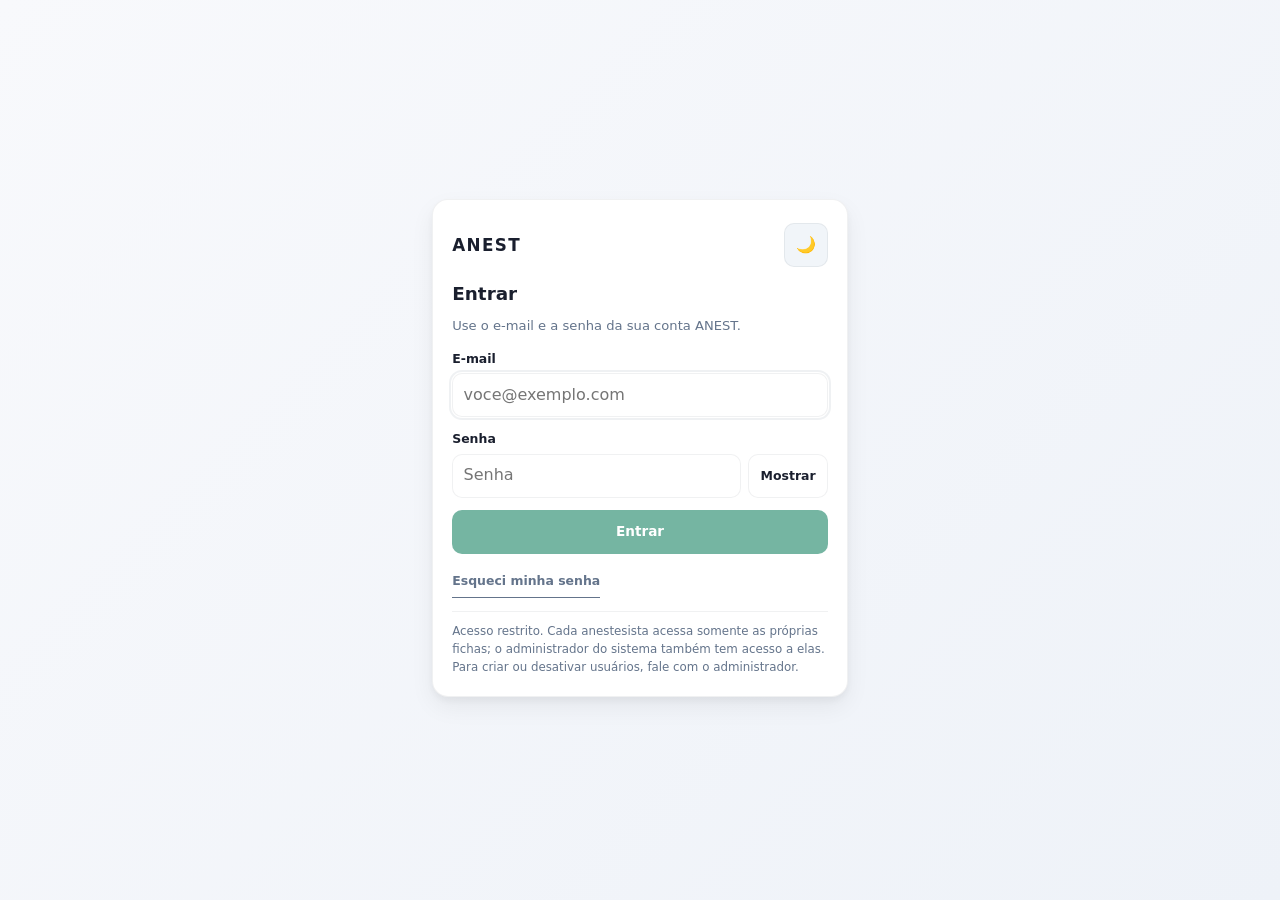
<file: index.html>
<!DOCTYPE html>
<html lang="pt-BR">
  <head>
    <meta charset="UTF-8" />
    <meta http-equiv="Content-Security-Policy" content="default-src 'self'; script-src 'self' 'sha256-wvZajNGI900SYqBdQ1pnruWip7N6DZ0BbAgnV+2ZOHg='; style-src 'self' 'unsafe-inline' https://fonts.googleapis.com; font-src 'self' data: https://fonts.gstatic.com; img-src 'self' data: blob: https://www.google.com; connect-src 'self' https://identitytoolkit.googleapis.com https://securetoken.googleapis.com https://firestore.googleapis.com; worker-src 'self'; manifest-src 'self'; frame-src 'self' blob:; object-src 'none'; base-uri 'self'; form-action 'self'">
    <meta name="referrer" content="strict-origin-when-cross-origin">
    <link rel="icon" type="image/svg+xml" href="./icon.svg" />
    <link rel="manifest" href="./manifest.json" />
    <meta name="theme-color" content="#1e293b" />
    <meta name="viewport" content="width=device-width, initial-scale=1, maximum-scale=1, user-scalable=no, viewport-fit=cover" />
    <meta name="apple-mobile-web-app-capable" content="yes" />
    <meta name="apple-mobile-web-app-status-bar-style" content="black-translucent" />
    <meta name="apple-mobile-web-app-title" content="ANEST" />
    <link rel="apple-touch-icon" href="./icon.svg" />
    <link rel="preconnect" href="https://fonts.googleapis.com" />
    <link rel="preconnect" href="https://fonts.gstatic.com" crossorigin />
    <link href="https://fonts.googleapis.com/css2?family=Manrope:wght@400;500;600;700;800&family=Plus+Jakarta+Sans:wght@600;700;800&display=swap" rel="stylesheet" />
    <title>Prontuário de Anestesia</title>
    <script type="module" crossorigin src="./assets/index-BZ0SxOQc.js"></script>
    <link rel="modulepreload" crossorigin href="./assets/pdf-lib-PbwkcjJY.js">
    <link rel="modulepreload" crossorigin href="./assets/text-builder-C3dXnzDj.js">
    <link rel="modulepreload" crossorigin href="./assets/clinical-data-vaZ5Tn8P.js">
    <link rel="stylesheet" crossorigin href="./assets/index-B0HK_Lmp.css">
  </head>
  <body>
    <div id="root"></div>
  </body>
</html>
</file>
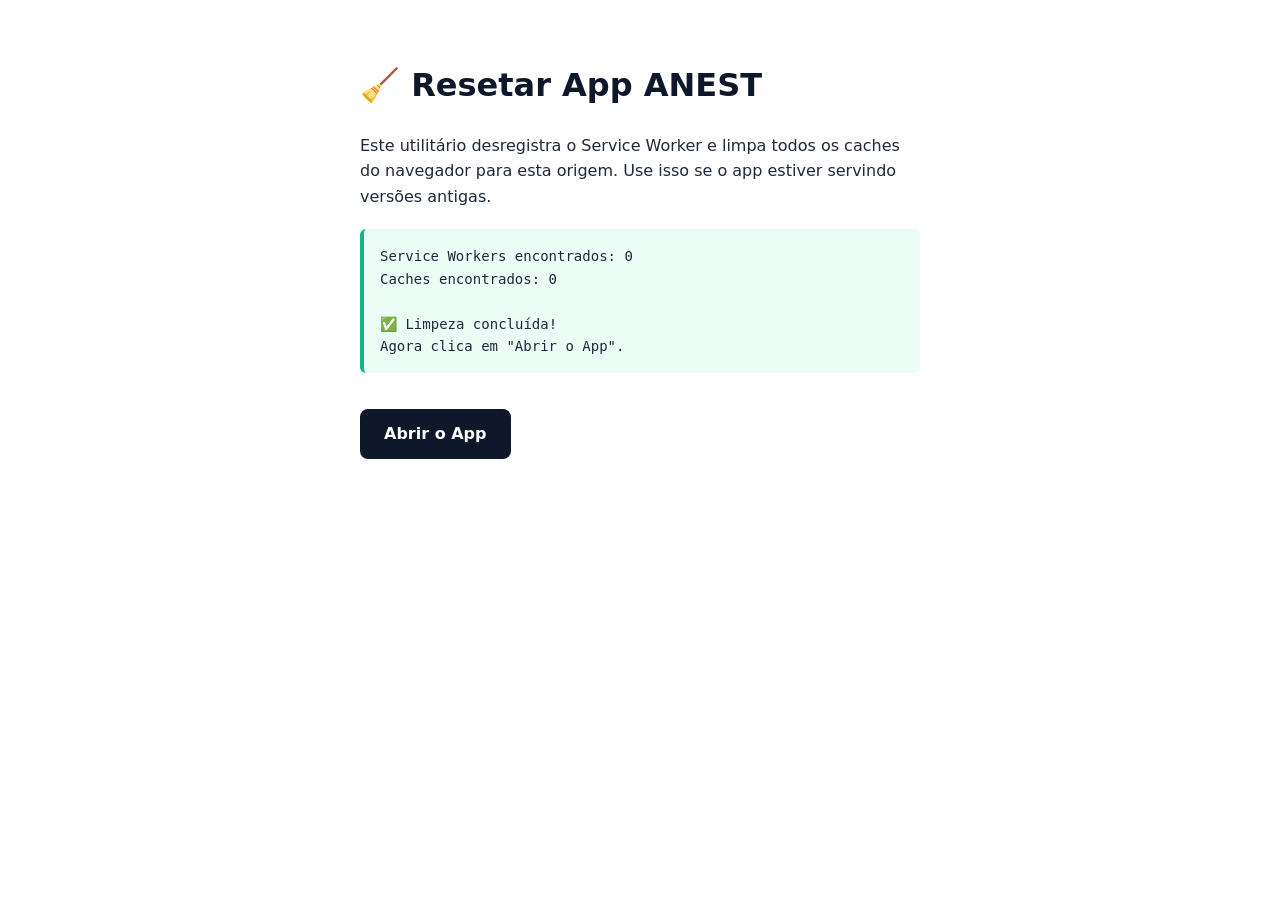
<file: reset.html>
<!DOCTYPE html>
<html lang="pt-BR">
<head>
<meta charset="UTF-8">
<meta http-equiv="Content-Security-Policy" content="default-src 'self'; script-src 'self' 'sha256-wvZajNGI900SYqBdQ1pnruWip7N6DZ0BbAgnV+2ZOHg='; style-src 'self' 'unsafe-inline' https://fonts.googleapis.com; font-src 'self' data: https://fonts.gstatic.com; img-src 'self' data: blob: https://www.google.com; connect-src 'self' https://identitytoolkit.googleapis.com https://securetoken.googleapis.com https://firestore.googleapis.com; worker-src 'self'; manifest-src 'self'; frame-src 'self' blob:; object-src 'none'; base-uri 'self'; form-action 'self'">
<meta name="referrer" content="strict-origin-when-cross-origin">
<title>Resetar App ANEST</title>
<style>
  body {
    font-family: -apple-system, BlinkMacSystemFont, system-ui, sans-serif;
    max-width: 560px;
    margin: 60px auto;
    padding: 0 24px;
    color: #1e293b;
    line-height: 1.6;
  }
  h1 { color: #0f172a; }
  .status {
    background: #f1f5f9;
    border-left: 4px solid #3b82f6;
    padding: 16px;
    border-radius: 6px;
    margin: 20px 0;
    font-family: ui-monospace, Menlo, monospace;
    font-size: 14px;
    white-space: pre-line;
  }
  .success { border-color: #10b981; background: #ecfdf5; }
  .error { border-color: #ef4444; background: #fef2f2; }
  a.btn {
    display: inline-block;
    background: #0f172a;
    color: white;
    padding: 12px 24px;
    border-radius: 8px;
    text-decoration: none;
    font-weight: 600;
    margin-top: 16px;
  }
</style>
</head>
<body>
<h1>🧹 Resetar App ANEST</h1>
<p>Este utilitário desregistra o Service Worker e limpa todos os caches do navegador para esta origem. Use isso se o app estiver servindo versões antigas.</p>
<div class="status" id="status">Iniciando limpeza...</div>
<a class="btn" href="./" id="goto" style="display:none">Abrir o App</a>

<script>
(async function() {
  const status = document.getElementById('status');
  const goto = document.getElementById('goto');
  const log = [];

  function print(msg) {
    log.push(msg);
    status.textContent = log.join('\n');
  }

  try {
    // 1. Unregister all service workers
    if ('serviceWorker' in navigator) {
      const regs = await navigator.serviceWorker.getRegistrations();
      print('Service Workers encontrados: ' + regs.length);
      for (const r of regs) {
        await r.unregister();
        print('  ✓ Desregistrado: ' + (r.scope || 'sw'));
      }
    } else {
      print('Service Worker API não disponível.');
    }

    // 2. Clear all Cache Storage
    if ('caches' in window) {
      const keys = await caches.keys();
      print('Caches encontrados: ' + keys.length);
      for (const k of keys) {
        await caches.delete(k);
        print('  ✓ Removido: ' + k);
      }
    }

    // 3. Clear localStorage cache entries (but PRESERVE user data)
    // The app stores medical data in keys like anest.preop.v1, anest.patients.v1, etc.
    // We DO NOT touch those. We only clear non-namespaced junk if any.

    print('\n✅ Limpeza concluída!');
    print('Agora clica em "Abrir o App".');
    status.className = 'status success';
    goto.style.display = 'inline-block';
  } catch (e) {
    print('\n❌ Erro: ' + e.message);
    status.className = 'status error';
  }
})();
</script>
</body>
</html>
</file>
<file: assets/index-B0HK_Lmp.css>
@import"https://fonts.googleapis.com/css2?family=Manrope:wght@400;500;600;700;800&family=Plus+Jakarta+Sans:wght@600;700;800&display=swap";:root{color-scheme:light;font-family:Manrope,system-ui,-apple-system,sans-serif;line-height:1.55;font-weight:500;color:#1a1f2e;background:#fff;--navy: #1a1f2e;--navy-soft: #64748b;--line: rgba(15, 23, 42, .06);--surface: #ffffff;--accent: #f1f5f9;--accent-border: rgba(100, 116, 139, .1);--shadow: 0 1px 3px rgba(0, 0, 0, .04), 0 4px 16px rgba(0, 0, 0, .03);--shadow-soft: 0 1px 2px rgba(0, 0, 0, .03), 0 2px 8px rgba(0, 0, 0, .02);--shadow-elevated: 0 4px 6px rgba(0, 0, 0, .04), 0 10px 24px rgba(0, 0, 0, .06);--radius-card: 16px;--radius-btn: 10px;--radius-input: 10px;--radius-pill: 999px;--ease-spring: cubic-bezier(.22, 1, .36, 1);--ease-out: cubic-bezier(0, 0, .2, 1);--safe-top: env(safe-area-inset-top, 0px);--safe-bottom: env(safe-area-inset-bottom, 0px);--safe-left: env(safe-area-inset-left, 0px);--safe-right: env(safe-area-inset-right, 0px)}[data-theme=dark]{color-scheme:dark;color:#f1f5f9;background:#0f172a;--navy: #f1f5f9;--navy-soft: #cbd5e1;--line: rgba(241, 245, 249, .06);--surface: #1e293b;--accent: #334155;--accent-border: rgba(203, 213, 225, .1);--shadow: 0 1px 3px rgba(0, 0, 0, .3), 0 4px 16px rgba(0, 0, 0, .2);--shadow-soft: 0 1px 2px rgba(0, 0, 0, .2), 0 2px 8px rgba(0, 0, 0, .15);--shadow-elevated: 0 4px 6px rgba(0, 0, 0, .3), 0 10px 24px rgba(0, 0, 0, .25)}[data-theme=dark] *{transition:background-color .2s ease,color .2s ease,border-color .2s ease}*,*:before,*:after{box-sizing:border-box;margin:0;padding:0}:focus-visible{outline:2px solid var(--navy);outline-offset:2px;border-radius:2px}[data-theme=dark] :focus-visible{outline:2px solid var(--navy);outline-offset:2px;border-radius:2px}:focus:not(:focus-visible){outline:none}body{margin:0;min-height:100vh;background:#fff;-webkit-font-smoothing:antialiased;-moz-osx-font-smoothing:grayscale;text-rendering:optimizeLegibility}[data-theme=dark] body{background:#0f172a}sub{font-size:.7em;line-height:0;vertical-align:baseline;position:relative;bottom:-.18em;font-weight:inherit}.topbar{position:sticky;top:0;z-index:100;background:#f8f9fcb8;backdrop-filter:saturate(180%) blur(20px);-webkit-backdrop-filter:saturate(180%) blur(20px);border-bottom:1px solid var(--line);padding:0 2rem;height:56px;padding-top:var(--safe-top);height:calc(56px + var(--safe-top));display:flex;align-items:center;justify-content:space-between;gap:1.5rem}.topbar-brand{font-family:Plus Jakarta Sans,sans-serif;font-weight:800;font-size:1rem;letter-spacing:-.06em;color:var(--navy);flex-shrink:0}.topbar-brand span{color:var(--navy-soft);font-weight:500;font-family:Manrope,sans-serif;margin-left:.6rem;font-size:.82rem;letter-spacing:0}@keyframes fadeInSave{0%{opacity:0}to{opacity:1}}@keyframes fadeOutSave{0%{opacity:1}to{opacity:0}}.auto-save-indicator{color:#10b981;font-size:.72rem;font-weight:500;margin-left:.5rem;animation:fadeInSave .3s ease-out,fadeOutSave .3s ease-out 1.7s}.topbar-actions{display:flex;gap:.5rem;align-items:center;overflow:hidden;min-width:0}[data-theme=dark] .topbar{background:#0f172ab8}.nav-pills{display:flex;gap:4px;background:#0f172a0a;border-radius:var(--radius-pill);padding:3px;overflow-x:auto;-webkit-overflow-scrolling:touch;scrollbar-width:none;max-width:100%}.nav-pills::-webkit-scrollbar{display:none}.nav-pill{font-family:Manrope,sans-serif;font-size:.76rem;font-weight:600;padding:.35rem .75rem;border-radius:var(--radius-pill);border:none;cursor:pointer;background:transparent;color:var(--navy-soft);transition:all .2s var(--ease-spring);white-space:nowrap;position:relative;letter-spacing:-.01em}.nav-pill:hover{color:var(--navy)}.nav-pill:active{transform:scale(.98)}.nav-pill.active{background:var(--surface);color:var(--navy);box-shadow:0 1px 3px #0000000f,0 1px 2px #0000000a;font-weight:700}.app-layout{max-width:880px;margin:0 auto;padding:2rem 1.5rem 6rem;animation:fadeIn .3s ease both}.card{background:var(--surface);border-radius:var(--radius-card);border:1px solid rgba(15,23,42,.04);box-shadow:var(--shadow-soft);padding:1.75rem;margin-bottom:1.25rem;transition:box-shadow .25s var(--ease-out),transform .2s var(--ease-out)}.card:hover{box-shadow:var(--shadow);transform:translateY(-1px)}.form-stage{background:var(--surface);border-radius:14px;padding:1.15rem 1.4rem;border:1px solid var(--line);margin-bottom:.7rem;transition:border-color .2s;animation:stageSlideIn .4s var(--ease-spring) both}@keyframes stageSlideIn{0%{opacity:0;transform:translateY(8px)}to{opacity:1;transform:translateY(0)}}.form-stage:nth-child(1){animation-delay:0s}.form-stage:nth-child(2){animation-delay:.04s}.form-stage:nth-child(3){animation-delay:.08s}.form-stage:nth-child(4){animation-delay:.12s}.form-stage:nth-child(5){animation-delay:.16s}.form-stage:nth-child(6){animation-delay:.2s}.form-stage:nth-child(7){animation-delay:.24s}.form-stage:focus-within{border-color:#64748b38}.form-stage-headline{display:flex;align-items:center;gap:.6rem;margin-bottom:0;cursor:pointer;-webkit-user-select:none;user-select:none;padding:.42rem .65rem;border-radius:8px;background:var(--accent);border:1px solid var(--accent-border);transition:background .15s}.form-stage-headline:hover{filter:brightness(.985)}.stage-chevron{font-size:.65rem;color:var(--navy-soft);transition:transform .25s var(--ease-spring);flex-shrink:0;opacity:.5}.stage-chevron-open{transform:rotate(90deg)}.stage-body{margin-top:.9rem;animation:stageBodyIn .25s var(--ease-spring) both}@keyframes stageBodyIn{0%{opacity:0;transform:translateY(-4px)}to{opacity:1;transform:translateY(0)}}.stage-collapsed{padding-bottom:1rem}.form-stage-index{display:flex;align-items:center;justify-content:center;width:20px;height:20px;border-radius:6px;background:var(--surface);border:1px solid var(--accent-border);color:var(--navy-soft);font-weight:700;font-size:.68rem;flex-shrink:0}.form-section-kicker{text-transform:uppercase;font-size:.72rem;font-weight:700;letter-spacing:.06em;color:#94a3b8;margin-bottom:.15rem}.form-stage-headline h3{font-family:Manrope,sans-serif;font-size:.8rem;font-weight:800;letter-spacing:.05em;text-transform:uppercase;color:var(--navy);line-height:1.3}.form-grid{display:grid;grid-template-columns:1fr 1fr;gap:.7rem .7rem}.form-grid-3{grid-template-columns:1fr 1fr 1fr}.form-grid-4{grid-template-columns:repeat(4,1fr)}.field-span-2{grid-column:span 2}.field{display:flex;flex-direction:column;gap:.28rem}.field label{font-size:.76rem;font-weight:600;color:var(--navy-soft);letter-spacing:-.005em}.field-hint{font-weight:400;color:var(--navy-soft)}.field input,.field select,.field textarea{width:100%;padding:.42rem .65rem;border:1px solid rgba(15,23,42,.12);border-radius:8px;font-size:.88rem;font-family:Manrope,system-ui,-apple-system,sans-serif;color:var(--navy);background:var(--surface);transition:border-color .15s ease,box-shadow .15s ease}.field input:hover,.field select:hover,.field textarea:hover{border-color:#0f172a38}.field input:focus,.field select:focus,.field textarea:focus{border-color:#64748b;box-shadow:0 0 0 3px #64748b1a}.field textarea{resize:vertical;min-height:48px}.field select{cursor:pointer;-webkit-appearance:none;-moz-appearance:none;appearance:none;background-image:url("data:image/svg+xml,%3Csvg xmlns='http://www.w3.org/2000/svg' width='12' height='12' fill='%2364748b' viewBox='0 0 16 16'%3E%3Cpath d='M8 11L3 6h10z'/%3E%3C/svg%3E");background-repeat:no-repeat;background-position:right .75rem center;padding-right:2.25rem}.field input::placeholder,.field textarea::placeholder{color:#64748b;font-weight:400;font-size:.85rem}[data-theme=dark] .field input,[data-theme=dark] .field select,[data-theme=dark] .field textarea{background-color:#1e293b;color:#f1f5f9;border:1px solid rgba(203,213,225,.14)}[data-theme=dark] .field input:hover,[data-theme=dark] .field select:hover,[data-theme=dark] .field textarea:hover{border-color:#cbd5e147}[data-theme=dark] .field input:focus,[data-theme=dark] .field select:focus,[data-theme=dark] .field textarea:focus{background-color:#1e293b;border-color:#64748b;box-shadow:0 0 0 3px #cbd5e11a}[data-theme=dark] .field select{background-image:url("data:image/svg+xml,%3Csvg xmlns='http://www.w3.org/2000/svg' width='12' height='12' fill='%23cbd5e1' viewBox='0 0 16 16'%3E%3Cpath d='M8 11L3 6h10z'/%3E%3C/svg%3E")}[data-theme=dark] .field input::placeholder,[data-theme=dark] .field textarea::placeholder{color:#94a3b8}.checkbox-group{display:flex;flex-wrap:wrap;gap:.45rem}input[type=checkbox],input[type=radio]{accent-color:#10b981}.checkbox-pill{display:flex;align-items:center;gap:.3rem;padding:.32rem .65rem;border-radius:8px;border:1px solid rgba(15,23,42,.12);background:var(--surface);cursor:pointer;font-size:.82rem;font-weight:500;color:var(--navy-soft);transition:all .18s var(--ease-spring);-webkit-user-select:none;user-select:none}.checkbox-pill:hover{border-color:#0f172a40}.checkbox-pill.active{background:#10b9811a;color:#047857;border-color:#05966973;font-weight:700}.checkbox-pill input{display:none}.check-icon{display:none;font-size:.65rem;margin-right:.1rem;font-weight:700}.checkbox-pill.active .check-icon{display:inline}.checkbox-pill:focus-visible{outline:none;box-shadow:0 0 0 2px #33415533}.checkbox-pill:focus:not(:focus-visible){outline:none}.checkbox-pill:active{transform:scale(.98)}[data-theme=dark] .checkbox-pill{border-color:#cbd5e124;background:#1e293b;color:#cbd5e1}[data-theme=dark] .checkbox-pill:hover{border-color:#cbd5e14d}[data-theme=dark] .checkbox-pill.active{background:#10b98133;color:#86efac;border-color:#10b98180;box-shadow:0 1px 3px #10b98133}.checkbox-pill.active.checkbox-pill--warn{background:#f59e0b24;color:#b45309;border-color:#d9770680}.checkbox-pill.active.checkbox-pill--alterado{color:#b45309}.checkbox-pill.active.checkbox-pill--danger{background:#b91c1c1a;color:#9f1239;border-color:#9f123973}[data-theme=dark] .checkbox-pill.active.checkbox-pill--warn{background:#f59e0b38;color:#fcd34d;border-color:#f59e0b8c}[data-theme=dark] .checkbox-pill.active.checkbox-pill--alterado{color:#fcd34d}[data-theme=dark] .checkbox-pill.active.checkbox-pill--danger{background:#be3c463d;color:#fda4af;border-color:#be3c468c}.stage-systems .checkbox-pill.active{color:#b45309}[data-theme=dark] .stage-systems .checkbox-pill.active{color:#fcd34d}[data-theme=dark] .checkbox-pill:focus-visible{box-shadow:0 0 0 2px #cbd5e133}.radio-group{display:flex;gap:.45rem;flex-wrap:wrap}.radio-pill{display:flex;align-items:center;gap:.3rem;padding:.32rem .65rem;border-radius:8px;border:1px solid rgba(15,23,42,.12);background:var(--surface);cursor:pointer;font-size:.82rem;font-weight:500;color:var(--navy-soft);transition:all .18s var(--ease-spring);-webkit-user-select:none;user-select:none}.radio-dot{display:none}.radio-pill:hover{border-color:#0f172a40}.radio-pill.active{background:#10b9811a;color:#047857;border-color:#05966973;font-weight:700}.radio-pill input{display:none}.radio-pill:focus-visible{outline:none;box-shadow:0 0 0 2px #33415533}.radio-pill:focus:not(:focus-visible){outline:none}.radio-pill:active{transform:scale(.98)}[data-theme=dark] .radio-pill{border-color:#cbd5e124;background:#1e293b;color:#cbd5e1}[data-theme=dark] .radio-pill:hover{border-color:#cbd5e14d}[data-theme=dark] .radio-pill.active{background:#10b98133;color:#86efac;border-color:#10b98180;box-shadow:0 1px 3px #10b98133;font-weight:700}[data-theme=dark] .radio-pill:focus-visible{box-shadow:0 0 0 2px #cbd5e133}.radio-pill.active.radio-pill--warn{background:#f59e0b24;color:#b45309;border-color:#d9770680}.radio-pill.active.radio-pill--alterado{color:#b45309}.radio-pill.active.radio-pill--danger{background:#ef444421;color:#b91c1c;border-color:#dc262680}[data-theme=dark] .radio-pill.active.radio-pill--warn{background:#f59e0b38;color:#fcd34d;border-color:#f59e0b8c;box-shadow:0 1px 3px #f59e0b33}[data-theme=dark] .radio-pill.active.radio-pill--alterado{color:#fcd34d}[data-theme=dark] .radio-pill.active.radio-pill--danger{background:#ef444438;color:#fca5a5;border-color:#ef44448c;box-shadow:0 1px 3px #ef444433}.system-row{display:grid;grid-template-columns:175px 1fr;column-gap:.7rem;row-gap:.35rem;align-items:start;padding:.5rem 0 .55rem}.system-row+.system-row{border-top:1px solid var(--line)}.system-row>.system-row-label{margin:.3rem 0 0}.system-row>.system-obs-input,.system-row>.system-desc,.system-row>.inline-hints-container,.system-row>.form-grid,.system-row>textarea{grid-column:1 / -1}.system-row>.inline-hints-container{margin-top:.4rem}@media(max-width:700px){.system-row{display:block}.system-row>.system-row-label{margin:0 0 .35rem}}.system-row-label{font-size:.76rem;font-weight:600;color:var(--navy-soft);margin-bottom:.35rem;letter-spacing:-.005em}.system-desc{font-family:inherit;font-size:.85rem;font-weight:400;font-style:italic;color:var(--navy-soft);background:#f1f5f966;border:1px solid rgba(15,23,42,.05);border-radius:8px;padding:.5rem .7rem;margin-top:.4rem;width:100%;resize:vertical;min-height:28px;line-height:1.4;transition:border-color .15s,background .15s,color .15s;overflow:hidden;field-sizing:content}.system-desc:focus{border-color:#475569;box-shadow:0 0 0 2px #3341550f;background:var(--surface);color:var(--navy);font-style:normal}.system-desc::placeholder{color:#64748b;font-style:italic}[data-theme=dark] .system-desc{background:#33415566;border-color:#cbd5e10d;color:#cbd5e1}[data-theme=dark] .system-desc:focus{border-color:#64748b;box-shadow:0 0 0 2px #cbd5e10f;background:var(--surface);color:var(--navy)}[data-theme=dark] .system-desc::placeholder{color:#94a3b8}.system-obs-input{font-family:inherit;font-size:16px;font-weight:400;line-height:1.45;color:var(--navy);background:transparent;border:none;border-bottom:1px dashed rgba(15,23,42,.12);padding:.3rem 0;margin-top:.35rem;width:100%;resize:none;overflow:hidden;display:block;transition:border-color .15s,color .15s}.system-obs-input:focus{border-bottom-color:#475569;color:var(--navy);transition:border-bottom .2s var(--ease-out)}.system-obs-input::placeholder{color:#64748b;font-style:italic}@media(pointer:fine){.system-obs-input,.system-desc{font-size:.82rem}}.exam-template-field{transition:background .3s var(--ease-spring),border-color .3s var(--ease-spring);border-radius:var(--radius-card);padding:.75rem!important}.exam-template-active{background:#10b9810a;border:1px solid rgba(16,185,129,.15)}.exam-template-pills{display:flex;flex-wrap:wrap;gap:.35rem;margin-bottom:.4rem}.exam-tpl-btn{font-family:inherit;font-size:.72rem;font-weight:600;letter-spacing:.02em;padding:.25rem .6rem;border-radius:20px;border:1.5px solid var(--line);background:var(--surface);color:var(--navy-soft);cursor:pointer;transition:all .2s var(--ease-spring);white-space:nowrap;user-select:none;-webkit-user-select:none;-webkit-touch-callout:none}.exam-tpl-btn:active{transform:scale(.97);filter:brightness(.98)}.exam-tpl-btn:hover{border-color:#10b981;color:#10b981;background:#10b9810f}.exam-tpl-selected{background:#10b9811a!important;color:#047857!important;border-color:#05966973!important;font-weight:700}[data-theme=dark] .exam-tpl-selected{background:#10b98133!important;color:#86efac!important;border-color:#10b98180!important}.exam-tpl-btn.exam-tpl-alterado{color:#b45309!important}[data-theme=dark] .exam-tpl-btn.exam-tpl-alterado{color:#fcd34d!important}.exam-tpl-clear{font-family:inherit;font-size:.68rem;padding:.2rem .45rem;border-radius:50%;border:1px solid var(--line);background:transparent;color:var(--navy-soft);cursor:pointer;transition:all .15s ease}.exam-tpl-clear:hover{background:#ef444414;border-color:#ef44444d;color:#ef4444}.field:not(.field-required)>input[placeholder]:not([placeholder=""]):not(:placeholder-shown):not([type=checkbox]):not([type=radio]){background:#10b9810a;border-color:#10b9814d}[data-theme=dark] .field:not(.field-required)>input[placeholder]:not([placeholder=""]):not(:placeholder-shown):not([type=checkbox]):not([type=radio]){background:#10b98114;border-color:#10b98147}.system-desc.desc-filled{background:#10b98108;border-color:#10b9811f}.btn{font-family:inherit;font-size:.84rem;font-weight:600;border:none;border-radius:var(--radius-btn);padding:.55rem 1.15rem;cursor:pointer;transition:all .2s var(--ease-spring);display:inline-flex;align-items:center;gap:.4rem;white-space:nowrap;letter-spacing:-.01em}.btn:active{transform:scale(.97)}.btn:disabled{opacity:.4;cursor:not-allowed;transform:none}.btn-primary:hover{background:#334155}.btn-ghost{background:var(--surface);color:var(--navy);box-shadow:inset 0 0 0 1px #0f172a1a}.btn-ghost:hover{box-shadow:inset 0 0 0 1px #0f172a33;background:var(--accent)}.btn-danger{background:var(--surface);color:#dc2626;box-shadow:inset 0 0 0 1px #dc262626}.btn-danger:hover{background:#fef2f2}[data-theme=dark] .btn-primary{background:#cbd5e1;color:#0f172a;box-shadow:0 1px 2px #0000004d}[data-theme=dark] .btn-primary:hover{background:#e2e8f0}[data-theme=dark] .btn-ghost{background:var(--surface);color:var(--navy);box-shadow:inset 0 0 0 1px #cbd5e133}[data-theme=dark] .btn-ghost:hover{box-shadow:inset 0 0 0 1px #cbd5e14d;background:var(--accent)}[data-theme=dark] .btn-danger{background:var(--surface);color:#fca5a5;box-shadow:inset 0 0 0 1px #fca5a540}[data-theme=dark] .btn-danger:hover{background:#dc262626}[data-theme=dark] .btn-success{background:#059669;color:#fff;box-shadow:0 1px 2px #0000004d}[data-theme=dark] .btn-success:hover{background:#047857}.btn-small:hover{background:var(--surface);box-shadow:var(--shadow-soft)}.btn-small:active{transform:scale(.97)}.pill{display:inline-flex;align-items:center;padding:.3rem .75rem;border-radius:var(--radius-pill);font-size:.75rem;font-weight:600}.pill-subtle{background:var(--accent);color:var(--navy-soft)}@keyframes fadeInSlide{0%{opacity:0;transform:translateY(4px)}to{opacity:1;transform:translateY(0)}}.feedback{animation:fadeInSlide .25s var(--ease-spring);font-size:.82rem;font-weight:600;color:#10b981}.feedback.error{color:#dc2626}.section-divider{display:flex;align-items:center;gap:.75rem;margin:1rem 0}.section-divider:after{content:"";flex:1;height:1px;background:var(--line)}.section-divider span{font-size:.73rem;font-weight:700;text-transform:uppercase;letter-spacing:.06em;color:#94a3b8;white-space:nowrap}.preview-panel{background:var(--surface);border-radius:var(--radius-card);border:2px solid rgba(15,23,42,.06);padding:1.5rem;margin-bottom:1.25rem;animation:fadeInSlide .3s var(--ease-spring);display:flex;flex-direction:column;height:100%}.preview-content{overflow-y:auto;flex:1;margin-top:.75rem}.preview-text{font-family:Courier New,monospace;font-size:.75rem;line-height:1.6;color:var(--navy);white-space:pre-wrap;word-break:break-word;margin:0;padding:1rem;background:#0f172a05;border-radius:.5rem}.preview-header{display:flex;justify-content:space-between;align-items:flex-start;gap:1rem;margin-bottom:.75rem;padding-bottom:.75rem;border-bottom:1px solid var(--line)}.header-content{flex:1}.preview-header h3{font-family:Plus Jakarta Sans,sans-serif;font-size:1.1rem;font-weight:700;letter-spacing:-.03em;margin:0 0 .25rem;color:var(--navy)}.header-subtitle{font-size:.8rem;color:var(--navy-soft);margin:0;font-weight:500}.field input:disabled,.field select:disabled,.field textarea:disabled{background:var(--accent);color:#94a3b8;cursor:not-allowed;border-color:#0f172a0a}::-webkit-scrollbar{width:6px;height:6px}::-webkit-scrollbar-track{background:transparent}::-webkit-scrollbar-thumb:hover{background:#0f172a26}.theme-toggle-btn{background:transparent;border:none;cursor:pointer;font-size:1.15rem;padding:0;border-radius:var(--radius-pill);transition:all .2s var(--ease-spring);display:flex;align-items:center;justify-content:center;width:36px;height:36px}.theme-toggle-btn:hover{background:#0f172a0f}[data-theme=dark] .theme-toggle-btn{color:var(--navy)}[data-theme=dark] .theme-toggle-btn:hover{background:#cbd5e11a}::-webkit-scrollbar-thumb{background:#0f172a14;border-radius:3px}[data-theme=dark] ::-webkit-scrollbar-thumb{background:#cbd5e11a}[data-theme=dark] ::-webkit-scrollbar-thumb:hover{background:#cbd5e133}@keyframes fieldShake{0%,to{transform:translate(0)}25%{transform:translate(-2px)}75%{transform:translate(2px)}}.field-error{animation:fieldShake .4s ease}.field-error input,.field-error select,.field-error textarea{border-color:#dc262666}.field-error input:focus,.field-error select:focus,.field-error textarea:focus{border-color:#dc2626;box-shadow:0 0 0 3px #dc26260f}.field-valid input,.field-valid select,.field-valid textarea{border-color:#10b9814d}.field-valid input:focus,.field-valid select:focus,.field-valid textarea:focus{border-color:#10b981;box-shadow:0 0 0 3px #10b9810f}.home-hero{text-align:center;margin-bottom:2.5rem;padding:2.5rem 1.5rem;background:var(--surface);border-radius:var(--radius-card);border:1px solid rgba(15,23,42,.04);box-shadow:var(--shadow-soft)}.hero-icon{font-size:3rem;margin-bottom:1rem;display:block}.hero-title{font-family:Plus Jakarta Sans,sans-serif;font-weight:800;font-size:2rem;letter-spacing:-.06em;color:var(--navy);margin:0 0 .5rem}.hero-subtitle{font-size:.95rem;color:var(--navy-soft);margin:0 0 .75rem}.hero-date{font-size:.85rem;color:#94a3b8;font-weight:500;margin:0}.action-cards-grid{display:grid;grid-template-columns:repeat(auto-fit,minmax(220px,1fr));gap:1.25rem;margin-bottom:2rem}.action-card{display:flex;flex-direction:column;align-items:center;justify-content:center;padding:1.5rem;border-radius:var(--radius-card);border:1px solid rgba(15,23,42,.04);background:var(--surface);cursor:pointer;transition:all .25s var(--ease-spring);text-align:center;gap:.75rem;font-family:inherit;font-size:inherit;color:inherit;min-height:180px}.action-card:hover{box-shadow:var(--shadow);transform:translateY(-2px)}.action-card:active{transform:translateY(0) scale(.98)}.action-card-secondary{background:var(--accent);border:1px solid rgba(100,116,139,.15)}.action-card-tertiary{background:#f8fafc;border:1px solid #e2e8f0;color:#334155}.action-card-shortcut{font-size:.7rem;font-weight:600;text-transform:uppercase;letter-spacing:.05em;color:var(--navy-soft);margin-top:.25rem;opacity:.7}.action-card-primary .action-card-shortcut{color:#fff9}.action-card-icon{font-size:2rem;font-weight:700;display:flex;align-items:center;justify-content:center;width:48px;height:48px;border-radius:12px;background:#0f172a14}.action-card-primary .action-card-icon{background:#ffffff26;color:#fff}.action-card-title{font-family:Plus Jakarta Sans,sans-serif;font-weight:700;font-size:1rem;letter-spacing:-.03em;color:inherit}.action-card-description{font-size:.85rem;color:var(--navy-soft);line-height:1.4}.action-card-primary .action-card-description{color:#ffffffbf}.stats-row{display:grid;grid-template-columns:repeat(3,1fr);gap:1rem;margin-bottom:2.5rem}.stat-item{background:var(--surface);border-radius:12px;border:1px solid rgba(15,23,42,.04);padding:1.25rem 1rem;text-align:center;box-shadow:var(--shadow-soft);transition:box-shadow .25s var(--ease-out)}.stat-item:hover{box-shadow:var(--shadow)}.stat-item-value{font-family:Plus Jakarta Sans,sans-serif;font-weight:800;font-size:1.75rem;color:var(--navy);letter-spacing:-.03em;margin-bottom:.4rem}.stat-item-label{font-size:.75rem;font-weight:600;color:#94a3b8;text-transform:uppercase;letter-spacing:.05em}.recent-section{margin-top:1.5rem}.recent-title{font-family:Plus Jakarta Sans,sans-serif;font-size:1rem;font-weight:700;letter-spacing:-.03em;color:var(--navy);margin:0 0 1rem}.recent-list{display:flex;flex-direction:column;gap:.6rem}.recent-item{display:flex;align-items:center;justify-content:space-between;padding:1rem 1.25rem;background:var(--surface);border-radius:12px;border:1px solid rgba(15,23,42,.04);transition:all .2s var(--ease-out);gap:.75rem}.recent-item:hover{box-shadow:var(--shadow);transform:translateY(-1px)}.recent-item-content{flex:1;display:flex;flex-direction:column;gap:.25rem;min-width:0}.recent-item-name{font-weight:700;font-size:.95rem;color:var(--navy);word-break:break-word}.recent-item-date{font-size:.8rem;color:#94a3b8}.empty-state-text{font-weight:600;font-size:.95rem;color:var(--navy);margin-bottom:.4rem}.empty-state-subtext{font-size:.85rem;color:#94a3b8;line-height:1.5}.quick-tips-section{margin-top:3rem;padding-top:2rem;border-top:1px solid rgba(15,23,42,.08)}.quick-tips-title{font-family:Plus Jakarta Sans,sans-serif;font-size:.95rem;font-weight:700;letter-spacing:-.03em;color:var(--navy);margin:0 0 1.25rem}.tips-grid{display:grid;grid-template-columns:repeat(auto-fit,minmax(140px,1fr));gap:1rem}.tip-card{display:flex;align-items:center;gap:.75rem;padding:.75rem 1rem;background:#f8fafc;border:1px solid #e2e8f0;border-radius:10px;transition:all .2s var(--ease-out)}.tip-card:hover{box-shadow:var(--shadow-soft);border-color:#cbd5e1}.tip-icon{font-size:1.25rem;display:flex;align-items:center;justify-content:center;flex-shrink:0}.tip-content{display:flex;flex-direction:column;gap:.3rem;min-width:0}.tip-label{font-size:.8rem;font-weight:600;color:var(--navy);white-space:nowrap}.tip-shortcut{font-size:.7rem;font-weight:600;color:#94a3b8;text-transform:uppercase;letter-spacing:.04em}.home-header{display:flex;align-items:center;justify-content:space-between;margin-bottom:2rem;padding-bottom:1.5rem;border-bottom:1px solid rgba(15,23,42,.08)}.home-header-title{font-family:Plus Jakarta Sans,sans-serif;font-size:1.5rem;font-weight:700;letter-spacing:-.03em;color:var(--navy)}.home-header-date{font-size:.95rem;color:#94a3b8;font-weight:500;flex:1;text-align:center}.home-header-stats{display:flex;gap:2rem}.home-header-stat{display:flex;flex-direction:column;align-items:flex-end;gap:.25rem}.home-header-stat-number{font-family:Plus Jakarta Sans,sans-serif;font-size:1.25rem;font-weight:800;color:var(--navy);letter-spacing:-.02em}.home-header-stat-label{font-size:.75rem;font-weight:600;color:#94a3b8;text-transform:uppercase;letter-spacing:.04em;white-space:nowrap}.home-cta-content{flex:1}.home-cta-title{font-size:1.25rem;font-weight:600;color:var(--navy);margin-bottom:4px}.home-cta-subtitle{font-size:.875rem;color:var(--navy-soft);margin-bottom:1rem}.home-cta-resume-wrap{margin-top:.75rem}.home-module-header{display:flex;align-items:flex-start;justify-content:space-between;margin-bottom:.75rem}.home-recent-info{flex:1}.home-cta-card{display:flex;flex-direction:column;gap:1rem;padding:1.75rem;background:var(--surface);border:1px solid rgba(15,23,42,.04);border-radius:var(--radius-card);box-shadow:var(--shadow-soft);margin-bottom:2.5rem}.home-cta-button{align-self:flex-start;padding:.75rem 1.5rem;background:#10b981;color:#fff;border:none;border-radius:8px;font-family:inherit;font-weight:600;font-size:.95rem;cursor:pointer;transition:all .2s var(--ease-spring)}.home-cta-button:hover{background:#059669;box-shadow:var(--shadow);transform:translateY(-1px)}.home-cta-button:active{transform:translateY(0) scale(.98)}.home-cta-resume{padding:.6rem 1.25rem;background:#f0fdf4;color:#10b981;border:1px solid #d1fae5;border-radius:6px;font-family:inherit;font-weight:600;font-size:.9rem;cursor:pointer;transition:all .2s var(--ease-out)}.home-cta-resume:hover{background:#dcfce7;border-color:#bbf7d0}.home-modules-label{font-family:Plus Jakarta Sans,sans-serif;font-size:.85rem;font-weight:700;letter-spacing:.05em;text-transform:uppercase;color:#94a3b8;margin-bottom:1rem}.home-modules-grid{display:grid;grid-template-columns:repeat(auto-fit,minmax(200px,1fr));gap:1.25rem;margin-bottom:2.5rem}.home-module-card{display:flex;flex-direction:column;padding:1.5rem;background:var(--surface);border:1px solid rgba(15,23,42,.04);border-left:4px solid var(--navy);border-radius:10px;cursor:pointer;transition:all .25s var(--ease-spring);box-shadow:var(--shadow-soft);-webkit-user-select:none;user-select:none}.home-module-card:hover{transform:translateY(-4px);box-shadow:var(--shadow);border-left-width:5px}.home-module-card:active{transform:translateY(-2px) scale(.99)}.home-module-icon{font-size:2rem;display:flex;align-items:center;justify-content:center;width:44px;height:44px;background:#0f172a0f;border-radius:8px;flex-shrink:0}.home-module-title{font-family:Plus Jakarta Sans,sans-serif;font-weight:700;font-size:.95rem;letter-spacing:-.02em;color:var(--navy);margin-bottom:.5rem}.home-module-count{font-family:Plus Jakarta Sans,sans-serif;font-size:1rem;font-weight:800;color:var(--navy);letter-spacing:-.02em}.home-module-desc{font-size:.8rem;color:#94a3b8;line-height:1.4}.home-recent-label{font-family:Plus Jakarta Sans,sans-serif;font-size:.85rem;font-weight:700;letter-spacing:.05em;text-transform:uppercase;color:#94a3b8;margin-bottom:1rem;margin-top:1.5rem}.home-recent-list{display:flex;flex-direction:column;gap:.75rem}.home-recent-item{display:flex;align-items:center;justify-content:space-between;padding:1rem 1.25rem;background:var(--surface);border:1px solid rgba(15,23,42,.04);border-radius:10px;transition:all .2s var(--ease-out);box-shadow:var(--shadow-soft);gap:1rem}.home-recent-item:hover{box-shadow:var(--shadow);transform:translateY(-2px)}.home-recent-name{font-weight:700;font-size:.95rem;color:var(--navy);letter-spacing:-.01em}.home-recent-date{font-size:.8rem;color:#94a3b8;margin-top:.2rem}.home-recent-btn{padding:.5rem 1rem;background:#f0f9ff;color:#2563eb;border:1px solid #bfdbfe;border-radius:6px;font-family:inherit;font-weight:600;font-size:.85rem;cursor:pointer;transition:all .2s var(--ease-out);white-space:nowrap;flex-shrink:0}.home-recent-btn:hover{background:#dbeafe;border-color:#93c5fd;box-shadow:var(--shadow-soft)}.home-recent-btn:active{transform:scale(.96)}.sidebar{position:fixed;top:0;left:0;bottom:0;width:220px;background:#fff;border-right:1px solid #e2e8f0;z-index:90;padding-top:calc(56px + var(--safe-top) + 1rem);overflow-y:auto;scrollbar-width:thin;transition:transform .28s var(--ease-spring)}.sidebar-overlay{display:none}.sidebar-nav{display:flex;flex-direction:column;gap:.25rem;padding:0 .75rem}.sidebar-group{display:flex;flex-direction:column;gap:2px;padding-bottom:.75rem;margin-bottom:.5rem}.sidebar-group+.sidebar-group{border-top:1px solid var(--line);padding-top:.75rem}.sidebar-group-label{font-family:Manrope,sans-serif;font-size:.68rem;font-weight:700;text-transform:uppercase;letter-spacing:.08em;color:var(--navy-soft);padding:.4rem .75rem .35rem;opacity:.7}.sidebar-item{display:flex;align-items:center;gap:.65rem;width:100%;padding:.55rem .75rem;border:none;border-left:3px solid transparent;border-radius:0 8px 8px 0;background:transparent;color:var(--navy-soft);font-family:Manrope,sans-serif;font-size:.85rem;font-weight:500;cursor:pointer;transition:all .18s var(--ease-spring);text-align:left}.sidebar-item:hover{background:var(--accent);color:var(--navy)}.sidebar-item.active{border-left-color:#16a34a;background:#f0fdf4;color:var(--navy);font-weight:700}.sidebar-icon{font-size:1rem;width:1.5rem;text-align:center;flex-shrink:0}.sidebar-label{white-space:nowrap;overflow:hidden;text-overflow:ellipsis}.sidebar-hamburger{display:none;background:none;border:none;font-size:1.25rem;color:var(--navy);cursor:pointer;padding:.3rem;border-radius:6px;transition:background .15s}.sidebar-hamburger:hover{background:var(--accent)}.app-shell{display:flex;min-height:100vh}.app-main{flex:1;margin-left:220px;min-width:0;background:#fff}.app-main .topbar{position:sticky;top:0}.nav-pills{display:none}[data-theme=dark] .sidebar{background:#1e293b;border-right-color:#334155}[data-theme=dark] .sidebar-item.active{background:#10b98126;border-left-color:#16a34a}[data-theme=dark] .app-main{background:#0f172a}@media(max-width:768px){.sidebar{transform:translate(-100%);z-index:200;width:260px;box-shadow:none}.sidebar.open{transform:translate(0);box-shadow:4px 0 24px #0000001f}.sidebar-overlay{display:block;position:fixed;top:0;right:0;bottom:0;left:0;background:#0000004d;z-index:199;animation:fadeIn .2s ease}.sidebar-hamburger{display:flex;align-items:center;justify-content:center}.app-main{margin-left:0}.nav-pills{display:flex!important}}.print-text{display:none!important;position:absolute;width:0;height:0;overflow:hidden;clip:rect(0,0,0,0);white-space:nowrap;border:0}@media(display-mode:standalone){.topbar{padding-top:env(safe-area-inset-top);height:calc(64px + env(safe-area-inset-top))}}html{scroll-behavior:smooth}body{overscroll-behavior-y:contain}@media(max-width:1024px)and (min-width:721px){.app-layout{max-width:100%;padding:1.5rem 1.25rem 5rem}.form-grid-4,.form-grid-3{grid-template-columns:1fr 1fr}.topbar{padding:0 1.25rem}.btn{min-height:42px}.checkbox-pill,.radio-pill{min-height:38px;padding:.4rem .8rem}.field input,.field select,.field textarea{min-height:42px}}@media(max-width:720px){.exam-template-pills{gap:.45rem;margin-bottom:.5rem}.exam-tpl-btn{font-size:.78rem;padding:.35rem .75rem;min-height:44px;display:inline-flex;align-items:center;justify-content:center;border-radius:18px}}@media(max-width:400px){.exam-tpl-btn{font-size:.78rem;padding:.4rem .8rem;min-height:44px}}@media(max-width:720px){.system-obs-input{font-size:16px;padding:.4rem .2rem;border-bottom:2px dashed rgba(15,23,42,.15);min-height:40px}.system-obs-input:focus{border-bottom:2px solid #475569;padding-bottom:.35rem}.system-obs-input::placeholder{font-size:.95rem}}@media(max-width:720px){.radio-group{flex-direction:column;gap:.5rem;width:100%;align-items:stretch}.radio-pill{justify-content:center;min-height:44px;width:100%;padding:.5rem 1rem;border-radius:12px;font-size:.82rem;font-weight:500}.radio-pill:focus-visible{outline:none;box-shadow:0 0 0 2px #10b981}.checkbox-pill{min-height:44px;padding:.5rem .85rem}}@media(max-width:400px){.radio-group{gap:.35rem}.radio-pill{min-height:44px;padding:.45rem .9rem}}@media(max-width:720px){.app-layout{padding-bottom:6rem}}@media(max-width:400px){.app-layout{padding-bottom:5.5rem}}@media(max-height:500px)and (orientation:landscape){.app-layout{padding-bottom:3.5rem}}@media(max-width:680px){.field input,.field select,.field textarea{font-size:16px}.action-cards-grid{grid-template-columns:1fr}.stats-row{grid-template-columns:1fr;gap:.75rem}.hero-title{font-size:1.5rem}.hero-icon{font-size:2.5rem}.form-grid,.form-grid-3,.form-grid-4{grid-template-columns:1fr!important}}@media(max-width:400px){.topbar-brand{font-size:1rem}.topbar-brand span{display:none}.form-stage{padding:1rem .85rem}.form-stage-headline{gap:.6rem}.form-stage-headline h3{font-size:.95rem}.form-stage-index{width:32px;height:32px;font-size:.75rem}.checkbox-pill,.radio-pill{font-size:.75rem}.section-divider span{font-size:.75rem;white-space:normal;text-align:center}}@media(max-height:500px)and (orientation:landscape){.topbar{height:calc(48px + var(--safe-top));padding:var(--safe-top) max(1rem,var(--safe-right)) 0 max(1rem,var(--safe-left))}.app-layout{padding:.75rem max(1rem,var(--safe-right)) 4rem max(1rem,var(--safe-left))}.form-stage{padding:.85rem;margin-bottom:.75rem}.nav-pill{padding:.3rem .7rem;font-size:.72rem}}@media(max-width:600px){.app-layout{padding:1rem .75rem 5.5rem}.home-hero{padding:1.5rem 1rem}.card{padding:1.15rem}.preview-panel{padding:1rem}.home-header{flex-direction:column;align-items:flex-start;gap:.75rem}.home-header-stats{gap:1rem;width:100%}}::selection{background:#3341551f;color:inherit}html{overscroll-behavior:none}body{-webkit-touch-callout:none;-webkit-tap-highlight-color:transparent}.checkbox-pill,.radio-pill{min-height:38px}@supports (-webkit-touch-callout: none){.checkbox-pill,.radio-pill{min-height:42px}.btn{min-height:44px}.nav-pill{min-height:38px}}.field.lab-alert{position:relative}.field .field .field .field.imc-obeso{border-left:3px solid #f59e0b;padding-left:calc(.75rem - 2px)}.field.imc-obeso-grave{border-left:3px solid #ef4444;padding-left:calc(.75rem - 2px);animation:pulse-alert 2s cubic-bezier(.4,0,.6,1) infinite}@keyframes pulse-alert{0%,to{opacity:1}50%{opacity:.7}}.vad-score-container{margin-top:.5rem;padding:.3rem .6rem;border-radius:8px;border:1px solid rgba(15,23,42,.12);border-left-width:3px;background:transparent;display:inline-flex;align-items:baseline;gap:.5rem;max-width:100%}.vad-score-number{font-size:.82rem;font-weight:800;font-family:Plus Jakarta Sans,sans-serif;letter-spacing:-.02em;color:var(--navy)}.vad-score-content{display:flex;align-items:baseline;gap:.4rem;flex-wrap:wrap;min-width:0}.vad-score-label{font-size:.78rem;font-weight:700;color:var(--navy)}.vad-score-description{font-size:.72rem;color:var(--navy-soft);margin-top:0}.vad-score-container.vad-low{border-left-color:#10b981}.vad-score-container.vad-moderate{border-left-color:#f59e0b}.vad-score-container.vad-high{border-left-color:#ef4444}.vad-score-container.vad-high .vad-score-label{color:#b91c1c}[data-theme=dark] .vad-score-container{border-color:#cbd5e124}[data-theme=dark] .vad-score-container.vad-low{border-left-color:#10b981}[data-theme=dark] .vad-score-container.vad-moderate{border-left-color:#f59e0b}[data-theme=dark] .vad-score-container.vad-high{border-left-color:#ef4444}[data-theme=dark] .vad-score-container.vad-high .vad-score-label{color:#fca5a5}.asa-badge:hover{transform:scale(1.05);box-shadow:var(--shadow-soft)}.filter-bar input,.filter-bar select{padding:.6rem .9rem;border-radius:var(--radius-input);border:1px solid var(--accent-border);background-color:var(--surface);color:var(--navy);font-size:.9rem;font-family:Manrope,system-ui,-apple-system,sans-serif;transition:all .2s ease-out}.filter-bar input:focus,.filter-bar select:focus{outline:none;border-color:#64748b;box-shadow:0 0 0 3px #64748b1a}.sort-select{-webkit-appearance:none;-moz-appearance:none;appearance:none;background-image:url("data:image/svg+xml;charset=UTF-8,%3csvg xmlns='http://www.w3.org/2000/svg' viewBox='0 0 16 16'%3e%3cpath fill='none' stroke='%231a1f2e' stroke-linecap='round' stroke-linejoin='round' stroke-width='2' d='M2 5l6 6 6-6'/%3e%3c/svg%3e");background-repeat:no-repeat;background-position:right .75rem center;background-size:16px;padding-right:2.5rem;cursor:pointer}[data-theme=dark] .sort-select{background-image:url("data:image/svg+xml;charset=UTF-8,%3csvg xmlns='http://www.w3.org/2000/svg' viewBox='0 0 16 16'%3e%3cpath fill='none' stroke='%23cbd5e1' stroke-linecap='round' stroke-linejoin='round' stroke-width='2' d='M2 5l6 6 6-6'/%3e%3c/svg%3e")}.patient-card{padding:1.25rem;border-radius:.75rem;border:1px solid #e2e8f0;background-color:#fff;cursor:pointer;transition:all .2s ease;display:flex;justify-content:space-between;align-items:flex-start;gap:1.5rem}.patient-card:hover,.patient-card:focus{outline:none;border-color:#cbd5e1;background-color:#f8fafc;box-shadow:0 1px 3px #0000000d}.timeline-item:hover{background-color:#fff;box-shadow:var(--shadow-soft);border-color:#cbd5e1}.patient-card-expanded{display:flex;flex-direction:column;gap:.5rem;margin-top:.5rem;padding-left:1rem;border-left:2px solid var(--accent-border);padding-bottom:.5rem}.patients-header{display:flex;align-items:center;justify-content:space-between;margin-bottom:2rem;padding-bottom:1.5rem;border-bottom:1px solid var(--line)}.patients-header h1{font-size:1.875rem;font-weight:600;margin:0;color:var(--navy, #1e293b);letter-spacing:-.02em}.patients-count-badge{background-color:#f1f5f9;color:#475569;padding:.5rem 1rem;border-radius:9999px;font-size:.9rem;font-weight:500;white-space:nowrap}.patients-filter-bar{display:flex;gap:.75rem;margin-bottom:2rem;padding:1rem;background-color:#f8fafc;border:1px solid #e2e8f0;border-radius:.75rem;align-items:center}.patients-filter-bar input{flex:1;padding:.625rem 1rem;border:1px solid #e2e8f0;border-radius:.5rem;font-size:.95rem;background-color:#fff;transition:border-color .2s ease}.patients-filter-bar input:focus{outline:none;border-color:#cbd5e1;box-shadow:0 0 0 3px #cbd5e11a}.patients-filter-bar-input-wrapper{flex:1;display:flex;align-items:center}.patients-filter-bar select{padding:.625rem .875rem;border:1px solid #e2e8f0;border-radius:.5rem;background-color:#fff;font-size:.95rem;color:#475569;font-weight:500;cursor:pointer;transition:border-color .2s ease;min-width:200px}.patients-filter-bar select:focus{outline:none;border-color:#cbd5e1;box-shadow:0 0 0 3px #cbd5e11a}.patients-filter-bar button{padding:.625rem 1rem;font-size:.9rem;white-space:nowrap;color:#64748b;font-weight:500}.patients-empty-state{text-align:center;padding:4rem 2rem;color:#64748b}.patients-empty-state-icon{font-size:3.5rem;margin-bottom:1rem;opacity:.5}.patients-empty-state-title{font-size:1.125rem;font-weight:500;margin-bottom:.5rem;color:#475569}.patients-empty-state-subtitle{font-size:.95rem;color:#64748b;margin-bottom:0}.patient-card-header{flex:1;min-width:0}.patient-card-title{font-size:1rem;font-weight:600;color:#1e293b;margin:0 0 .5rem;word-break:break-word}.patient-card-info-grid{display:grid;grid-template-columns:repeat(auto-fit,minmax(200px,1fr));gap:.5rem 1.5rem;font-size:.875rem;color:#64748b;margin-bottom:.75rem}.patient-card-info-label{font-weight:500;color:#475569}.patient-card-meta{font-size:.875rem;color:#64748b;display:flex;align-items:center;gap:1rem}.patient-card-meta-count{font-weight:600;color:#1e293b}.patient-card-meta-separator{color:#cbd5e1}.patient-card-meta-label{font-weight:500;color:#475569}.patient-card-actions{display:flex;gap:.5rem;flex-shrink:0;align-items:center}.patient-card-action-button{padding:.5rem 1rem;font-size:.875rem;font-weight:500;white-space:nowrap}.patient-card-action-button.ghost{color:#64748b}.patient-card-container{display:flex;flex-direction:column;gap:0}.patient-list-container{display:flex;flex-direction:column;gap:.75rem}.timeline-item{padding:.875rem 1rem;background-color:#f8fafc;border:1px solid #e2e8f0;border-radius:.5rem;display:flex;justify-content:space-between;align-items:center;gap:1rem;font-size:.875rem;transition:all .2s ease;cursor:pointer}.timeline-item:hover,.timeline-item:focus-visible{background-color:#fff;box-shadow:0 2px 8px #00000014;border-color:#cbd5e1}.timeline-item-content{flex:1;min-width:0}.timeline-item-header{display:flex;align-items:center;gap:.75rem;margin-bottom:.5rem}.timeline-item-date{color:#64748b;font-size:.8125rem;font-weight:500}.timeline-item-asa-badge{padding:.25rem .625rem;border-radius:9999px;font-size:.75rem;font-weight:600;white-space:nowrap;color:#fff}.timeline-item-summary{font-size:.8125rem;color:#64748b;font-style:italic}.timeline-item-button{padding:.375rem .875rem;font-size:.8125rem;font-weight:500;white-space:nowrap;flex-shrink:0}.patient-no-assessments{margin-top:.5rem;padding-left:1.5rem;padding-top:.75rem;padding-bottom:.75rem;color:#94a3b8;font-size:.875rem;font-style:italic}.btn-template-open{padding:8px 16px;background-color:#5b9bb3;color:#fff;border:none;border-radius:4px;cursor:pointer;font-size:14px;font-weight:500;transition:background-color .2s}.btn-template-open:hover{background-color:#4a8aa3}.modal-overlay{position:fixed;top:0;left:0;right:0;bottom:0;background-color:#00000080;display:flex;align-items:center;justify-content:center;z-index:1000}.modal-content{background:#fff;border-radius:8px;box-shadow:0 4px 16px #0003;max-width:600px;width:90vw;max-height:80vh;display:flex;flex-direction:column}[data-theme=dark] .modal-content{background:#1e293b}.modal-header{padding:20px;border-bottom:1px solid #e0e0e0;display:flex;justify-content:space-between;align-items:center}[data-theme=dark] .modal-header{border-bottom:1px solid rgba(203,213,225,.1)}.modal-header h2{margin:0;font-size:18px;color:#333}[data-theme=dark] .modal-header h2{color:#f1f5f9}.modal-close{background:none;border:none;font-size:24px;cursor:pointer;color:#666;padding:0;width:32px;height:32px;display:flex;align-items:center;justify-content:center}[data-theme=dark] .modal-close{color:#94a3b8}.modal-close:hover{color:#333}[data-theme=dark] .modal-close:hover{color:#f1f5f9}.modal-body{padding:20px;overflow-y:auto;flex:1}.modal-intro{margin:0 0 16px;color:#666;font-size:14px}.template-list{display:flex;flex-direction:column;gap:12px}.template-item{border:1px solid #e0e0e0;border-radius:6px;overflow:hidden}[data-theme=dark] .template-item{border:1px solid rgba(203,213,225,.1)}.template-label{display:flex;align-items:flex-start;gap:12px;padding:12px;cursor:pointer;transition:background-color .2s}[data-theme=dark] .template-label:hover{background-color:#3341554d}.template-item input[type=radio]{margin-top:4px;cursor:pointer;flex-shrink:0}.template-item input[type=radio]:checked~.template-content{color:#2c5aa0}.template-label:has(input[type=radio]:checked){background-color:#f0f5ff;border-color:#2c5aa0}.template-label:hover{background-color:#f9f9f9}.template-content{flex:1;min-width:0}.template-name{font-weight:500;font-size:14px;color:#333;margin-bottom:4px}.template-description{font-size:12px;color:#999;line-height:1.4}.modal-footer{padding:16px 20px;border-top:1px solid #e0e0e0;display:flex;justify-content:flex-end;gap:12px}.btn-primary{background-color:#2c5aa0;color:#fff}.btn-primary:hover:not(:disabled){background-color:#1e3f6f}.btn-primary:disabled{background-color:#ccc;cursor:not-allowed}.btn-secondary{background-color:#e0e0e0;color:#333}.btn-secondary:hover{background-color:#d0d0d0}.form-container{background:#fff;border-radius:12px;box-shadow:0 1px 3px #00000014;padding:1.5rem;margin-bottom:1rem}.form-header{display:flex;align-items:center;gap:1rem;margin-bottom:1.5rem;padding-bottom:1rem;border-bottom:1px solid #e2e8f0}.form-header h1,.form-header h2{font-size:1.15rem;font-weight:600;color:#1e293b;margin:0}.back-btn{display:inline-flex;align-items:center;gap:.35rem;padding:.45rem .9rem;border:1px solid #cbd5e1;border-radius:8px;background:#f8fafc;color:#475569;font-size:.85rem;cursor:pointer;transition:background .15s}.back-btn:hover{background:#e2e8f0}.form-section{margin-bottom:1.25rem}.form-section h3{font-size:.95rem;font-weight:600;color:#334155;margin:0 0 .75rem}.field-row{display:flex;gap:.75rem;margin-bottom:.6rem;flex-wrap:wrap}.field-row>.field{flex:1;min-width:140px}.page-header{display:flex;align-items:center;gap:1rem;flex-wrap:wrap;margin-bottom:1.5rem}.page-header h1{font-size:1.1rem;font-weight:600;color:#1e293b;margin:0;flex:1}.alert{padding:.75rem 1rem;border-radius:8px;margin-bottom:1rem;font-size:.875rem}.alert-warning ul{margin:.5rem 0 0 1.25rem;padding:0}.alert-warning li{margin-bottom:.25rem}[data-theme=dark] .alert-warning{background:#f59e0b26;border:1px solid rgba(245,158,11,.5);color:#fcd34d}.form-error{padding:.75rem 1rem;background:#fef2f2;color:#b91c1c;border:1px solid #fca5a5;border-radius:8px;margin-bottom:1rem;font-size:.875rem}[data-theme=dark] .form-error{background:#dc262626;color:#fca5a5;border:1px solid rgba(220,38,38,.4)}.form-hint{display:block;font-size:.75rem;color:#64748b;margin-top:.2rem}.field-narrow{flex:0 1 120px!important;min-width:90px!important}.field-small{flex:0 1 160px!important;min-width:110px!important}.hemoba-product-card{padding:.75rem 1rem;background:#f8fafc;border:1px solid #e2e8f0;border-radius:8px;margin-bottom:.75rem}.hemoba-product-details{margin-left:1.5rem;margin-top:.5rem}.checkbox-inline{display:flex;align-items:center;gap:.5rem;cursor:pointer;font-size:.875rem}.checkbox-inline input[type=checkbox]{margin:0}.checkbox-inline-group,.radio-inline-group{display:flex;gap:1rem;flex-wrap:wrap;margin-top:.5rem}.radio-inline{display:flex;align-items:center;gap:.4rem;cursor:pointer;font-size:.875rem}.radio-inline input[type=radio]{margin:0}.form-section-centered{text-align:center;padding-top:1rem;margin-top:.5rem;border-top:1px solid #e2e8f0}.btn-generate{display:inline-flex;align-items:center;gap:.5rem;padding:.7rem 1.75rem;font-size:1rem;font-weight:600;color:#fff;background:#2563eb;border:none;border-radius:8px;cursor:pointer;transition:background .15s,opacity .15s}.btn-generate:hover{background:#1d4ed8}.btn-generate:disabled{opacity:.55;cursor:not-allowed}.medications-page-container{max-width:900px;margin:0 auto}.medications-header{margin-bottom:1.5rem;padding-bottom:1rem;border-bottom:1px solid var(--line)}.medications-header-content{display:flex;align-items:center;gap:1rem;margin-bottom:.5rem}.medications-header-content h1{font-size:1.75rem;font-weight:700;color:var(--navy);margin:0;letter-spacing:-.01em}.medications-subtitle{font-size:.85rem;color:var(--navy-soft);margin:.5rem 0 0 2.5rem}.medications-search-bar{display:flex;gap:.75rem;margin-bottom:1rem;align-items:flex-end}.medications-search-input-wrapper{flex:1}.medications-search-input{width:100%;padding:.65rem .9rem;border:1px solid var(--line);border-radius:var(--radius-input);background:var(--surface);font-size:.95rem;color:var(--navy);font-family:inherit;transition:border-color .2s var(--ease-out)}.medications-search-input:focus{outline:none;border-color:#475569;box-shadow:0 0 0 3px #4755691a}.medications-search-input::placeholder{color:var(--navy-soft)}.medications-results-info{margin-bottom:1rem;padding:.75rem 1rem;background:#64748b0d;border-radius:var(--radius-input);font-size:.85rem;color:var(--navy-soft)}.medications-empty-state{text-align:center;padding:3rem 2rem}.medications-empty-icon{font-size:3.5rem;color:var(--accent-border);margin-bottom:1rem;opacity:.5}.medications-empty-title{font-size:1.1rem;font-weight:600;color:var(--navy);margin-bottom:.5rem}.medications-empty-subtitle{font-size:.9rem;color:var(--navy-soft);margin:0}.medications-categories{display:flex;flex-direction:column;gap:.75rem}.medications-category-container{background:var(--surface);border:1px solid var(--line);border-radius:var(--radius-input);overflow:hidden;transition:box-shadow .2s var(--ease-out)}.medications-category-container:hover{box-shadow:var(--shadow-soft)}.medications-category-header{display:flex;align-items:center;gap:.85rem;padding:1rem;cursor:pointer;background:var(--surface);border-bottom:1px solid var(--line);transition:background-color .15s var(--ease-out);-webkit-user-select:none;user-select:none}.medications-category-header:hover{background:var(--accent)}.medications-category-header:focus-visible{outline:2px solid #475569;outline-offset:-2px}.medications-category-header.collapsed{border-bottom:none}.medications-category-title{flex:1;font-size:1rem;font-weight:600;color:var(--navy);margin:0;letter-spacing:-.01em}.medications-category-count{display:inline-flex;align-items:center;justify-content:center;min-width:28px;height:28px;background:#64748b1a;border-radius:var(--radius-pill);font-size:.8rem;font-weight:600;color:var(--navy-soft)}.medications-category-chevron{display:inline-flex;align-items:center;justify-content:center;width:20px;height:20px;color:var(--navy-soft);font-size:.65rem;transition:transform .2s var(--ease-spring);flex-shrink:0}.medications-category-chevron.open{transform:rotate(90deg)}.medications-category-body{padding:0;animation:slideDown .2s var(--ease-out) forwards}.medications-list{display:flex;flex-direction:column;gap:0;padding:0}.medication-item{display:flex;align-items:center;justify-content:space-between;padding:1rem;border-bottom:1px solid var(--line);transition:background-color .15s var(--ease-out)}.medication-item:last-child{border-bottom:none}.medication-item:hover{background:var(--accent)}.medication-item-main{flex:1;min-width:0}.medication-item-name{font-size:.95rem;font-weight:600;color:var(--navy);margin-bottom:.35rem;letter-spacing:-.005em}.medication-item-presentation{font-size:.8rem;color:var(--navy-soft);font-weight:500}.medication-item-info{display:flex;align-items:center;gap:.75rem;flex-shrink:0;margin-left:1rem}.medication-controlled-badge{display:inline-flex;align-items:center;justify-content:center;padding:.35rem .65rem;background:#dc26261a;color:#7f1d1d;border-radius:var(--radius-btn);font-size:.7rem;font-weight:700;text-transform:uppercase;letter-spacing:.05em;white-space:nowrap}.medication-max-units{display:inline-flex;align-items:center;justify-content:center;padding:.35rem .65rem;background:#3b82f61a;color:#1e40af;border-radius:var(--radius-btn);font-size:.7rem;font-weight:600;white-space:nowrap}.medications-footer-info{margin-top:1.5rem;padding-top:1rem;border-top:1px solid var(--line);text-align:center}.medications-footer-text{font-size:.85rem;color:var(--navy-soft);margin:0}[data-theme=dark] .form-container{background:#1e293b;color:#f1f5f9}[data-theme=dark] .form-header{border-bottom:1px solid rgba(203,213,225,.1)}[data-theme=dark] .form-header h1,[data-theme=dark] .form-header h2{color:#f1f5f9}[data-theme=dark] .back-btn{border:1px solid rgba(203,213,225,.2);background:#334155;color:#cbd5e1}[data-theme=dark] .back-btn:hover{background:#475569}[data-theme=dark] .form-section h3{color:#f1f5f9}[data-theme=dark] .form-hint{color:#94a3b8}[data-theme=dark] div[style*="backgroundColor: '#fef3c7'"],[data-theme=dark] div[style*='backgroundColor: "#fef3c7"']{background-color:#f59e0b26!important;color:#fcd34d!important;border-left-color:#f59e0b!important}[data-theme=dark] div[style*="#f0f9ff"]{background-color:#0f172a4d!important}[data-theme=dark] input[style*="#f8f9fc"]{background-color:#334155!important;color:#f1f5f9!important}[data-theme=dark] span[style*="color: '#dc2626'"],[data-theme=dark] span[style*='color: "#dc2626"']{color:#fca5a5!important}[data-theme=dark] p[style*="color: '#94a3b8'"],[data-theme=dark] p[style*='color: "#94a3b8"']{color:#cbd5e1!important;background:#33415566!important;border-left-color:#cbd5e14d!important}.drug-control-container{max-width:900px;margin:0 auto}.drug-control-header{margin-bottom:1.5rem;padding-bottom:1rem;border-bottom:1px solid var(--line)}.drug-control-header-content{display:flex;align-items:center;gap:1rem;margin-bottom:.5rem}.drug-control-header-content h1{font-size:1.75rem;font-weight:700;color:var(--navy);margin:0;letter-spacing:-.01em}.drug-control-patient{font-size:.9rem;color:var(--navy-soft);margin:.35rem 0 0}.drug-control-stats{display:flex;gap:1rem;margin-top:.75rem}.drug-stat{font-size:.8rem;padding:.3rem .75rem;border-radius:var(--radius-pill);background:var(--accent);color:var(--navy-soft);font-weight:500}.drug-stat-controlled{background:#ef444414;color:#dc2626}[data-theme=dark] .drug-stat-controlled{background:#ef444426;color:#f87171}.drug-control-list{margin-bottom:1.5rem}.drug-item{display:flex;align-items:flex-start;justify-content:space-between;padding:.85rem 1rem;border:1px solid var(--line);border-radius:var(--radius-input);margin-bottom:.5rem;background:var(--surface);transition:border-color .15s var(--ease-out)}.drug-item:hover{border-color:var(--accent-border)}.drug-item-controlled{border-left:3px solid #ef4444}.drug-item-main{flex:1;min-width:0}.drug-item-name{font-weight:600;font-size:.95rem;color:var(--navy);display:flex;align-items:center;gap:.5rem}.drug-badge-controlled{font-size:.65rem;font-weight:700;padding:.1rem .4rem;border-radius:var(--radius-pill);background:#ef44441a;color:#dc2626;letter-spacing:.03em;text-transform:uppercase}[data-theme=dark] .drug-badge-controlled{background:#ef444433;color:#f87171}.drug-item-details{display:flex;flex-wrap:wrap;gap:.5rem;margin-top:.35rem;font-size:.8rem;color:var(--navy-soft)}.drug-item-details span{padding:.15rem .5rem;background:var(--accent);border-radius:var(--radius-pill)}.drug-item-presentation{opacity:.7}.drug-item-notes{font-size:.8rem;color:var(--navy-soft);margin-top:.35rem;font-style:italic}.drug-item-actions{display:flex;gap:.35rem;flex-shrink:0;margin-left:.75rem}.btn-icon{width:32px;height:32px;display:flex;align-items:center;justify-content:center;border:1px solid var(--line);border-radius:var(--radius-btn);background:var(--surface);color:var(--navy-soft);cursor:pointer;font-size:.85rem;transition:all .15s var(--ease-out)}.btn-icon:hover{background:var(--accent);color:var(--navy)}.btn-icon-danger:hover{background:#ef444414;color:#dc2626;border-color:#ef444433}.drug-add-btn{width:100%;margin-bottom:1.5rem}.drug-add-form{margin-bottom:1.5rem;padding:1rem;border:1px solid var(--line);border-radius:var(--radius-card);background:var(--surface)}.drug-search-bar{display:flex;gap:.75rem;margin-bottom:1rem}.drug-search-input{flex:1;padding:.65rem .9rem;border:1px solid var(--line);border-radius:var(--radius-input);background:var(--surface);font-size:.95rem;color:var(--navy);font-family:inherit}.drug-search-input:focus{outline:none;border-color:#475569;box-shadow:0 0 0 3px #4755691a}.drug-category-select{width:200px;padding:.65rem .9rem;border:1px solid var(--line);border-radius:var(--radius-input);background:var(--surface);font-size:.85rem;color:var(--navy);font-family:inherit}.drug-catalog-list{max-height:300px;overflow-y:auto;border:1px solid var(--line);border-radius:var(--radius-input)}.drug-catalog-category-name{font-size:.75rem;font-weight:700;text-transform:uppercase;letter-spacing:.05em;color:var(--navy-soft);padding:.5rem .75rem;background:var(--accent);position:sticky;top:0;z-index:1}.drug-catalog-item{display:flex;justify-content:space-between;align-items:center;width:100%;padding:.6rem .75rem;border:none;border-bottom:1px solid var(--line);background:var(--surface);color:var(--navy);cursor:pointer;font-family:inherit;font-size:.9rem;text-align:left;transition:background .1s}.drug-catalog-item:hover{background:var(--accent)}.drug-catalog-item-name{display:flex;align-items:center;gap:.5rem;font-weight:500}.drug-catalog-item-presentation{font-size:.8rem;color:var(--navy-soft)}.drug-catalog-empty{padding:2rem;text-align:center;color:var(--navy-soft);font-size:.9rem}.drug-selected-med{padding:.75rem 1rem;border:1px solid var(--line);border-radius:var(--radius-input);background:var(--accent);margin-bottom:1rem;font-size:.95rem;color:var(--navy);display:flex;align-items:center;gap:.5rem;flex-wrap:wrap}.drug-units-control{display:flex;align-items:center;gap:.5rem}.drug-units-value{font-size:1.1rem;font-weight:700;color:var(--navy);min-width:24px;text-align:center}.drug-units-max{font-size:.8rem;color:var(--navy-soft)}.drug-form-actions{display:flex;justify-content:flex-end;gap:.75rem;margin-top:1rem}.drug-obs-section{margin-top:1.5rem}.drug-obs-section textarea{width:100%;padding:.65rem .9rem;border:1px solid var(--line);border-radius:var(--radius-input);background:var(--surface);font-size:.9rem;color:var(--navy);font-family:inherit;resize:vertical}.drug-obs-section textarea:focus{outline:none;border-color:#475569;box-shadow:0 0 0 3px #4755691a}@media(max-width:640px){.drug-search-bar{flex-direction:column}.drug-category-select{width:100%}.drug-item{flex-direction:column;gap:.5rem}.drug-item-actions{margin-left:0;align-self:flex-end}.drug-control-stats{flex-direction:column;gap:.5rem}}.help-page-container{max-width:900px;margin:0 auto;padding:2rem;background:var(--surface)}.help-page-header{display:flex;justify-content:space-between;align-items:center;margin-bottom:2rem;padding-bottom:1.5rem;border-bottom:1px solid var(--line)}.help-page-header h2{margin:0;font-size:1.75rem;font-weight:700;color:var(--navy)}.help-close-btn{width:40px;height:40px;display:flex;align-items:center;justify-content:center;border:1px solid var(--line);border-radius:var(--radius-btn);background:var(--surface);color:var(--navy-soft);cursor:pointer;font-size:1.25rem;transition:all .15s var(--ease-out)}.help-close-btn:hover{background:var(--accent);color:var(--navy)}.help-page-content{display:flex;flex-direction:column;gap:1rem}.help-section{border:1px solid var(--line);border-radius:var(--radius-card);overflow:hidden;background:var(--surface);transition:box-shadow .2s var(--ease-out)}.help-section:hover{box-shadow:var(--shadow-soft)}.help-section-header{padding:1.25rem;background:var(--accent);cursor:pointer;display:flex;align-items:center;justify-content:space-between;gap:1rem;-webkit-user-select:none;user-select:none;transition:background-color .15s var(--ease-out)}.help-section-header:hover{background:#0f172a14}.help-section-header h3{margin:0;font-size:1.1rem;font-weight:600;color:var(--navy)}.help-section-chevron{display:inline-block;color:var(--navy-soft);transition:transform .25s var(--ease-out);font-size:.75rem;flex-shrink:0}.help-section-chevron.open{transform:rotate(90deg)}.help-section-body{padding:1.5rem;animation:slideDown .25s var(--ease-out)}@keyframes slideDown{0%{opacity:0;max-height:0}to{opacity:1;max-height:1000px}}.help-text{margin:1rem 0;line-height:1.6;color:var(--navy)}.help-text:first-child{margin-top:0}.help-text:last-child{margin-bottom:0}.help-list{list-style:none;padding:0;margin:1rem 0}.help-list li{margin:.6rem 0;padding-left:1.75rem;position:relative;color:var(--navy);line-height:1.6}.help-list li:before{content:"▪";position:absolute;left:.5rem;color:var(--navy-soft)}.help-list li strong{color:var(--navy);font-weight:600}.help-tip{margin:1.25rem 0;padding:1rem 1.25rem;background:#3b82f60d;border-left:3px solid #3b82f6;border-radius:0 var(--radius-btn) var(--radius-btn) 0;color:var(--navy);line-height:1.6}.help-tip strong{color:var(--navy);font-weight:600}[data-theme=dark] .help-tip{background:#3b82f61a}.help-nav-grid{display:grid;grid-template-columns:repeat(auto-fit,minmax(250px,1fr));gap:1rem;margin:1.5rem 0}.help-nav-item{padding:1rem;border:1px solid var(--line);border-radius:var(--radius-btn);background:var(--accent);display:flex;flex-direction:column;gap:.5rem}.help-nav-item strong{color:var(--navy);font-size:1rem}.help-nav-item span{color:var(--navy-soft);font-size:.9rem;line-height:1.5}.help-stages{display:flex;flex-direction:column;gap:.75rem;margin:1.5rem 0}.help-stage-item{display:flex;gap:1rem;padding:1rem;border:1px solid var(--line);border-radius:var(--radius-btn);background:var(--accent);align-items:flex-start}.help-stage-num{display:flex;align-items:center;justify-content:center;width:36px;height:36px;border-radius:50%;background:var(--navy);color:var(--surface);font-weight:700;font-size:1rem;flex-shrink:0}.help-stage-item strong{color:var(--navy);font-size:1rem}.help-stage-item span{color:var(--navy-soft);font-size:.9rem;line-height:1.5;margin-top:.25rem}.help-keyboard-table{width:100%;border-collapse:collapse;margin:1.5rem 0;font-size:.95rem}.help-keyboard-table tbody tr{border-bottom:1px solid var(--line)}.help-keyboard-table tbody tr:last-child{border-bottom:none}.help-keyboard-table td{padding:.85rem;text-align:left;color:var(--navy)}.help-keyboard-table td:first-child{font-family:Monaco,Courier New,monospace;font-size:.85rem;font-weight:600;color:#475569;width:35%;background:var(--accent);border-radius:var(--radius-btn)}.help-keyboard-table td:last-child{padding-left:1.5rem}.help-tips-list{display:grid;grid-template-columns:repeat(auto-fit,minmax(280px,1fr));gap:1rem;margin:1.5rem 0}.help-tip-card{padding:1.25rem;border:1px solid var(--line);border-radius:var(--radius-card);background:var(--accent);display:flex;flex-direction:column;gap:.75rem}.help-tip-card strong{color:var(--navy);font-size:.95rem}.help-tip-card ul{list-style:none;padding:0;margin:.5rem 0 0}.help-tip-card li{font-size:.85rem;color:var(--navy-soft);margin:.4rem 0;padding-left:1.25rem;position:relative;line-height:1.5}.help-tip-card li:before{content:"•";position:absolute;left:.25rem}.help-page-footer{margin-top:3rem;padding-top:1.5rem;border-top:1px solid var(--line);text-align:center}.help-page-footer p{margin:.5rem 0;font-size:.9rem;color:var(--navy-soft);line-height:1.6}.help-page-footer strong{color:var(--navy);font-weight:600}[data-theme=dark] .help-section-header:hover{background:#f1f5f90f}[data-theme=dark] .help-nav-item,[data-theme=dark] .help-stage-item{background:#33415566}[data-theme=dark] .help-keyboard-table td:first-child{background:#33415566;color:#cbd5e1}[data-theme=dark] .help-tip-card{background:#33415566}.text-sm{font-size:.85rem}.flex-center{display:flex;flex-direction:column;align-items:center;text-align:center}.border-left-green{border-left:3px solid #10b981}.border-left-blue{border-left:3px solid #06b6d4}.border-left-amber{border-left:3px solid #f59e0b}.border-bottom-amber{border-bottom:3px solid #fcd34d}.w-full{width:100%}.grid-2-col{display:grid;grid-template-columns:1fr 1fr;gap:1rem}[data-theme=dark] .text-hint{color:#94a3b8}[data-theme=dark] .text-muted{color:#cbd5e1}[data-theme=dark] .bg-success{background:#10b9811a}.text-xs{font-size:.72rem}.text-tiny{font-size:.65rem}.text-hint{font-size:.82rem;color:#64748b}.text-muted{color:#94a3b8}.text-label{font-size:.75rem;font-weight:600;color:#475569}.text-label-dark{font-size:.75rem;font-weight:600;color:#334155}.text-sm-dark{font-size:.85rem;font-weight:600;color:#334155}.text-center{text-align:center}.text-dark{color:#1a1f2e}[data-theme=dark] .text-dark{color:#f1f5f9}.text-error{color:#dc2626}.text-success{color:#10b981}.flex-row{display:flex;align-items:center}.flex-col{display:flex;flex-direction:column}.flex-col-sm{display:flex;flex-direction:column;gap:.5rem}.flex-col-md{display:flex;flex-direction:column;gap:.75rem}.gap-sm{gap:.5rem}.gap-md{gap:.75rem}.gap-lg{gap:1rem}.p-md{padding:.75rem}.p-lg{padding:1rem}.mb-sm{margin-bottom:.5rem}.mb-md{margin-bottom:.75rem}.mb-lg{margin-bottom:1rem}.mb-xl{margin-bottom:1.5rem}.mt-xs{margin-top:.3rem}.mt-sm{margin-top:.5rem}.mt-md{margin-top:.75rem}.rounded-md{border-radius:8px}.card-divider{margin-bottom:1rem;border:1px solid #e2e8f0;border-radius:8px;overflow:hidden}.section-header{display:flex;justify-content:space-between;align-items:center;padding:.6rem .75rem;background:#fafafa;cursor:pointer;gap:.5rem;width:100%;border:none;text-align:left;font-size:inherit;font-family:inherit}.section-header:hover{background:#f1f5f9}.section-header-chevron{font-size:.7rem;color:#94a3b8;transition:transform .2s;flex-shrink:0}.section-header-chevron.open{transform:rotate(90deg)}.fw-600{font-weight:600}.fw-700{font-weight:700}.bg-surface{background:#f8fafc}.bg-success{background:#10b9811a;border-radius:8px;padding:.75rem}.bg-warning{background:#f59e0b1a;border-radius:6px;padding:.75rem;border:1px solid #e2e8f0}[data-theme=dark] .section-header{background:#1e293b}[data-theme=dark] .section-header:hover{background:#334155}[data-theme=dark] .text-label{color:#cbd5e1}[data-theme=dark] .text-label-dark,[data-theme=dark] .text-sm-dark{color:#e2e8f0}[data-theme=dark] .card-divider{border-color:#334155}[data-theme=dark] .bg-surface{background:#0f172a}@page{margin:15mm 10mm;size:A4}@media print{*{background:transparent!important;color:#000!important;box-shadow:none!important;text-shadow:none!important}html{background:#fff;color:#000}body{margin:0;padding:0;line-height:1.4;font-size:11pt;font-family:Manrope,Arial,sans-serif;color:#000;background:#fff}.topbar,.sidebar,.form-action-bar,.btn,button,.template-selector,.keyboard-help-modal,[role=dialog],.modal,.overlay,.onboarding-overlay,.dark-mode-toggle,.print-hide{display:none!important}[style*="position: fixed"],[style*="position: sticky"],[style*="position: absolute"]{position:static!important}.app-container,.form-stage{page-break-inside:avoid;margin-bottom:.5rem;border:1px solid #ddd;border-radius:0;padding:0}.form-grid{display:grid;grid-template-columns:1fr 1fr;gap:.75rem;margin-bottom:.75rem}.form-grid-4{grid-template-columns:1fr 1fr 1fr 1fr!important}.form-grid-3{grid-template-columns:1fr 1fr 1fr!important}.field{display:flex;flex-direction:column;margin-bottom:.25rem;page-break-inside:avoid}.field-span-2{grid-column:span 2!important}label{font-size:10pt;font-weight:600;color:#333;margin-bottom:.2rem;display:block}input[type=text],input[type=email],input[type=tel],input[type=number],input[type=date],input[type=time],textarea,select{border:1px solid #999!important;border-radius:0!important;padding:.35rem .4rem!important;font-size:10pt;font-family:inherit;background:#fff!important;color:#000!important;margin-bottom:.2rem;width:100%}textarea{min-height:2.5rem;overflow:visible;word-wrap:break-word}input[type=checkbox],input[type=radio]{margin-right:.3rem;width:14px;height:14px;cursor:default}.checkbox-group,.radio-group{margin-bottom:.5rem}.checkbox-item,.checkbox-label,.section-divider{background:#f9f9f9!important;border-top:1px solid #999;border-bottom:1px solid #999;margin:.75rem 0 .5rem;padding:.4rem .5rem;font-weight:600;font-size:10pt;color:#333;page-break-after:avoid}.section-divider span{display:block;font-size:10pt}h1,h2,h3,h4,h5,h6{margin:.5rem 0 .3rem;line-height:1.3;page-break-after:avoid;font-weight:700}h1{font-size:14pt}h2{font-size:12pt}h3{font-size:11pt}h4,h5,h6{font-size:10pt}p{margin:0 0 .4rem;line-height:1.4;page-break-inside:avoid}.text-sm,.text-label{font-size:9pt}.text-muted{color:#666}.fw-600,.fw-700{font-weight:700}.hidden,.display-none,[style*="display: none"]{display:none!important}.p-xs,.p-sm,.p-md,.p-lg{padding:0!important}.m-xs,.m-sm,.m-md,.m-lg,.mb-xs,.mb-sm,.mb-md,.mb-lg,.mb-xl,.mt-xs,.mt-sm,.mt-md,.mt-lg{margin:0!important}table{border-collapse:collapse;width:100%;margin-bottom:.75rem}thead{background:#f5f5f5;font-weight:600}th,td{border:1px solid #999;padding:.4rem;text-align:left;font-size:10pt}th{background:#f5f5f5;font-weight:700}tbody tr:nth-child(odd){background:#fafafa}.bg-success,.bg-warning,.bg-surface,.card-divider{background:#f5f5f5!important;border:1px solid #ddd!important}[data-theme=dark] *{color:#000!important;background:transparent!important}.page-break{page-break-after:always}.no-break,.keep-together{page-break-inside:avoid}a{color:#000;text-decoration:underline}a[href]:after{content:""}:focus-visible,:hover,:active{outline:none!important;background:transparent!important;text-decoration:none}*{-webkit-font-smoothing:antialiased;-moz-osx-font-smoothing:grayscale}.flex-col{flex-direction:column}.flex-row{flex-direction:row}.print-only{display:block!important}.no-print{display:none!important}@media(color){body{color:#000}}@media(monochrome){body{color:#000}input,textarea,select{border:1px solid #000!important}}}.error-boundary-container{display:flex;justify-content:center;align-items:center;min-height:100vh;background-color:#f8f9fa;font-family:-apple-system,BlinkMacSystemFont,Segoe UI,Roboto,sans-serif}.error-boundary-box{text-align:center;padding:2rem;background-color:#fff;border-radius:8px;box-shadow:0 2px 8px #0000001a;max-width:400px}.error-boundary-icon{font-size:2rem;font-weight:700;color:#1f2937;margin-bottom:.5rem}.error-boundary-title{font-size:1.25rem;font-weight:600;color:#1f2937;margin-bottom:1rem;margin:0 0 1rem}.error-boundary-message{font-size:1rem;color:#6b7280;margin-bottom:1.5rem;line-height:1.5}.error-boundary-button{padding:.75rem 1.5rem;font-size:1rem;font-weight:600;color:#fff;background-color:#3b82f6;border:none;border-radius:6px;cursor:pointer;transition:background-color .2s}.error-boundary-button:hover{background-color:#2563eb}.form-action-bar{display:flex;justify-content:space-between;flex-wrap:wrap;gap:.5rem}.form-action-bar-left{display:flex;gap:.35rem;align-items:center}.form-action-bar-button-compact{font-size:.85em;padding:.4rem .8rem}.form-action-bar-right{display:flex;gap:.35rem}.confirm-modal-overlay{position:fixed;top:0;left:0;right:0;bottom:0;background-color:#00000080;display:flex;justify-content:center;align-items:center;z-index:1000;font-family:-apple-system,BlinkMacSystemFont,Segoe UI,Roboto,sans-serif}.confirm-modal-content{background-color:#fff;border-radius:8px;box-shadow:0 10px 25px #0003;max-width:400px;width:90vw;padding:1.5rem;animation:slideUp .2s ease-out}.confirm-modal-title{font-size:1.25rem;font-weight:600;color:#1f2937;margin-bottom:.75rem;margin:0 0 .75rem}.confirm-modal-message{font-size:.95rem;color:#6b7280;line-height:1.5;margin-bottom:1.5rem;margin:0 0 1.5rem}.confirm-modal-buttons{display:flex;gap:.75rem;justify-content:flex-end}.confirm-modal-cancel-button{padding:.625rem 1.25rem;font-size:.95rem;font-weight:500;color:#4b5563;background-color:#e5e7eb;border:none;border-radius:6px;cursor:pointer;transition:background-color .2s}.confirm-modal-cancel-button:hover{background-color:#d1d5db}.confirm-modal-confirm-button{padding:.625rem 1.25rem;font-size:.95rem;font-weight:600;color:#fff;background-color:#3b82f6;border:none;border-radius:6px;cursor:pointer;transition:background-color .2s}.confirm-modal-confirm-button:hover{background-color:#2563eb}.confirm-modal-confirm-button.dangerous{background-color:#ef4444}.confirm-modal-confirm-button.dangerous:hover{background-color:#dc2626}[data-theme=dark] .confirm-modal-content{background-color:var(--surface);box-shadow:0 10px 25px #00000080}[data-theme=dark] .confirm-modal-title{color:var(--navy)}[data-theme=dark] .confirm-modal-message{color:var(--navy-soft)}[data-theme=dark] .confirm-modal-cancel-button{color:var(--navy);background-color:#cbd5e11a}[data-theme=dark] .confirm-modal-cancel-button:hover{background-color:#cbd5e126}[data-theme=dark] .confirm-modal-confirm-button{color:#fff;background-color:#3b82f6}[data-theme=dark] .confirm-modal-confirm-button:hover{background-color:#2563eb}[data-theme=dark] .confirm-modal-confirm-button.dangerous{background-color:#ef4444}[data-theme=dark] .confirm-modal-confirm-button.dangerous:hover{background-color:#dc2626}.keyboard-help-backdrop{position:fixed;top:0;right:0;bottom:0;left:0;background:#0006;z-index:1000;-webkit-backdrop-filter:blur(4px);backdrop-filter:blur(4px)}.keyboard-help-modal{position:fixed;top:50%;left:50%;transform:translate(-50%,-50%);z-index:1001;background:var(--surface);border-radius:var(--radius-card);box-shadow:var(--shadow-elevated);padding:2rem;max-width:420px;width:90%;max-height:80vh;overflow-y:auto}.keyboard-help-header{display:flex;justify-content:space-between;align-items:center;margin-bottom:1.5rem}.keyboard-help-title{margin:0;font-size:1.15rem;font-weight:700}.keyboard-help-close-button{background:none;border:none;cursor:pointer;font-size:1.5rem;color:var(--navy-soft);padding:0;width:32px;height:32px;display:flex;align-items:center;justify-content:center;border-radius:6px;transition:background .2s}.keyboard-help-close-button:hover{background:var(--accent)}.keyboard-help-shortcuts{display:flex;flex-direction:column;gap:1rem}.keyboard-help-footer{margin-top:1.5rem;padding-top:1.5rem;border-top:1px solid var(--line)}.keyboard-help-footer-text{font-size:.78rem;color:var(--navy-soft);margin:0}.keyboard-help-shortcut-item{display:flex;justify-content:space-between;align-items:center;padding:.5rem 0}.keyboard-help-shortcut-description{color:var(--navy-soft);font-size:.85rem}.keyboard-help-shortcut-keys{font-family:monospace;font-size:.75rem;font-weight:600;background:var(--accent);border:1px solid var(--line);border-radius:4px;padding:.25rem .6rem;color:var(--navy);white-space:nowrap}.keyboard-help-escape-kbd{padding:.2rem .4rem;background:var(--accent);border-radius:4px;font-family:monospace;font-size:.75rem}.checkbox-label-flex{display:flex;align-items:center;gap:.5rem;cursor:pointer}.checkbox-input-small{width:16px;height:16px}.checkbox-input-medium{width:18px;height:18px}.form-grid-difficult-airway{margin-top:.5rem}.required-asterisk{color:#dc2626;margin-left:.25rem}.input-imc-readonly{background:#f8f9fc}.allergy-alert-section{background-color:#f0f9ff;padding:1rem;border-radius:.375rem;border:1px solid #bae6fd}.allergy-alert-flex{display:flex;flex-direction:column;gap:1rem}.restrictions-alert-section{background-color:#fef3c7;padding:1rem;border-radius:.375rem;border:1px solid #fcd34d}.similar-patient-alert{margin-top:.5rem;padding:.5rem .75rem;background-color:#fef3c7;border-left:3px solid #f59e0b;border-radius:4px;font-size:.85rem;color:#92400e}.similar-patient-alert-text{font-weight:600}.similar-patient-dismiss-btn{cursor:pointer;background:none;border:none;color:#f59e0b;font-weight:600;text-decoration:underline;padding:0;margin-left:.25rem}.critical-alert-badge{margin-left:.5rem;color:#dc2626;font-weight:600}.latex-alert-label{font-weight:500}.procedure-textarea{font-family:monospace;font-size:.85rem;line-height:1.5}.hepatite-type-field{min-width:100px;margin-top:.4rem}.bottom-spacer{height:4rem}.backup-text-hint{line-height:1.4}.backup-file-input-hidden{display:none}.backup-summary-list{line-height:1.6;list-style:none;padding-left:0}@keyframes slideUp{0%{opacity:0;transform:translateY(10px)}to{opacity:1;transform:translateY(0)}}.procedure-section{border-left:3px solid #8b5cf6}.procedure-disclaimer{font-size:.75rem;font-style:italic;color:var(--navy-soft);margin-bottom:1rem;padding:.5rem .75rem;background:var(--accent);border-radius:6px;border-left:3px solid var(--accent-border);line-height:1.4}.procedure-card-divider{margin-bottom:.75rem}.procedure-section-header-active{background:#f1f5f9}.procedure-section-header-inactive{background:#fafafa}.procedure-flex-row-shrink{flex:1;min-width:0}.procedure-chevron-rotate{transform:rotate(90deg)}.procedure-chevron-normal{transform:none}.procedure-name-truncate{white-space:nowrap;overflow:hidden;text-overflow:ellipsis}.procedure-step-count{color:#94a3b8}.procedure-custom-badge{background:#8b5cf6;color:#fff;padding:1px 6px;border-radius:4px}.procedure-edit-panel{gap:.6rem;background:var(--surface)}.procedure-input-small{font-size:.82rem}.procedure-remove-btn-procedure{font-size:.8rem}.procedure-steps-grid{display:grid;grid-template-columns:24px 1fr 28px;align-items:start;margin-bottom:.35rem;gap:.25rem}.procedure-step-number{padding-top:.5rem;text-align:right}.procedure-step-textarea{font-size:.78rem;line-height:1.4;font-family:inherit}.procedure-remove-btn-step{margin-top:.35rem;font-size:.72rem}.procedure-add-step-btn{margin-top:.25rem}.procedure-button-row{margin-top:.5rem;flex-wrap:wrap}.clinical-desc-expanded-panel{padding:.75rem;gap:.6rem;background:var(--surface)}.clinical-desc-label{display:block;margin-bottom:.3rem}.clinical-desc-textarea{font-size:.78rem;line-height:1.4;font-family:inherit}.storage-stats-box{padding:.75rem;margin-bottom:.75rem}.storage-large-number{font-size:1.2rem}.storage-orphaned-critical{color:#ef4444}.storage-orphaned-clean{color:#10b981}.storage-size-hint{font-size:.75rem;margin-top:.5rem}.storage-button-row{flex-wrap:wrap}.onboarding-container{display:flex;flex-direction:column;align-items:center;justify-content:center;min-height:100vh;padding:2rem 1rem;background:linear-gradient(135deg,#f8f9fc,#eef2f8)}.onboarding-card{background:#fff;border-radius:var(--radius-card);padding:2.5rem 2rem;max-width:500px;width:100%;box-shadow:var(--shadow-elevated)}.onboarding-step-indicator{display:flex;gap:.75rem;justify-content:center;margin-bottom:2rem}.onboarding-dot{width:10px;height:10px;border-radius:50%;transition:all .3s ease}.onboarding-dot--active{background:var(--navy)}.onboarding-dot--inactive{background:#cbd5e1}[data-theme=dark] .onboarding-dot--inactive{background:#475569}.onboarding-step-content{display:flex;flex-direction:column}.onboarding-button-group{display:flex;gap:.75rem;margin-top:2rem;flex-wrap:wrap}.onboarding-button-group .btn{flex:1;min-width:100px}.onboarding-button-group .btn-primary,.onboarding-button-group .btn-ghost{min-width:140px}.onboarding-welcome-icon{font-size:4rem;margin-bottom:1.5rem}.onboarding-welcome-title{font-size:1.75rem;color:var(--navy);letter-spacing:-.02em;margin-bottom:.75rem}.onboarding-profile-title{font-size:1.35rem;color:var(--navy)}.onboarding-profile-description{line-height:1.6}.onboarding-form-column{display:flex;flex-direction:column;gap:1.5rem}.onboarding-form-field{display:flex;flex-direction:column}.onboarding-form-field label{font-size:.875rem;font-weight:600;margin-bottom:.5rem;color:var(--navy)}.onboarding-form-field input,.onboarding-form-field select{width:100%;padding:.75rem;border:1px solid #e2e8f0;border-radius:8px;font-size:.95rem;font-family:inherit;background-color:#fff;cursor:pointer}.onboarding-form-field input:focus,.onboarding-form-field select:focus{outline:none;border-color:var(--navy);box-shadow:0 0 0 2px #1a1f2e1a}.onboarding-form-field--error input,.onboarding-form-field--error select{border:2px solid #ef4444;background-color:#fef2f2}.onboarding-error-message{font-size:.75rem;color:#ef4444;margin-top:.25rem}.onboarding-plan-title{font-size:1.35rem;color:var(--navy)}.onboarding-plans-container{display:flex;flex-direction:column;gap:1.5rem;margin-bottom:2rem}.onboarding-plan-card{border:2px solid #e2e8f0;border-radius:10px;padding:1.25rem;background:#f8fafc;cursor:pointer;transition:all .2s ease;position:relative}.onboarding-plan-card--featured{border:2px solid #0891b2;background:#ecf9ff}.onboarding-plan-card--enterprise{border:2px solid #7c3aed;background:#faf5ff}.onboarding-plan-card:hover{box-shadow:var(--shadow)}.onboarding-plan-header{display:flex;justify-content:space-between;align-items:flex-start;margin-bottom:.75rem}.onboarding-plan-title-group{display:flex;flex-direction:column}.onboarding-plan-name{font-size:1rem;font-weight:700;color:var(--navy);margin-bottom:.2rem}.onboarding-plan-description{font-size:.82rem;color:#64748b}.onboarding-plan-emoji{font-size:1.25rem}.onboarding-recommended-badge{position:absolute;top:-12px;left:12px;background:#0891b2;color:#fff;padding:2px 8px;border-radius:4px;font-size:.65rem;font-weight:700}.onboarding-plan-price{font-size:.95rem;font-weight:600;color:var(--navy);margin-bottom:.5rem}.onboarding-plan-price-currency{font-size:.75rem;font-weight:400;color:#64748b}.onboarding-plan-features{font-size:.8rem;color:#64748b;line-height:1.8;list-style:none;padding-left:0;margin-bottom:.75rem}.onboarding-plan-features li{margin-bottom:.3rem}.onboarding-plan-card .btn{width:100%;font-size:.85rem}.onboarding-plan-card .btn-ghost{text-decoration:none;display:inline-block}.onboarding-features{display:flex;flex-direction:column;gap:.75rem;margin-bottom:2rem;padding:1.5rem;background:var(--accent);border-radius:var(--radius-card);border:1px solid var(--accent-border)}.onboarding-feature-item{display:flex;align-items:center;gap:.75rem}.onboarding-feature-icon{flex-shrink:0;width:24px;height:24px;display:flex;align-items:center;justify-content:center;background:#10b981;color:#fff;border-radius:50%;font-weight:700;font-size:.85rem}.onboarding-feature-text{font-size:.95rem;color:var(--navy-soft);font-weight:500;text-align:left}.onboarding-summary-check{font-size:4rem;line-height:1;margin-bottom:1rem;text-align:center;color:#10b981;animation:bounceIn .6s cubic-bezier(.22,1,.36,1)}@keyframes bounceIn{0%{transform:scale(.3);opacity:0}50%{opacity:1}70%{transform:scale(1.05)}to{transform:scale(1)}}.onboarding-summary-section{background:var(--accent);border-radius:var(--radius-card);border:1px solid var(--accent-border);padding:1.5rem;margin-bottom:1.5rem}.onboarding-summary-subtitle{font-size:.95rem;font-weight:700;color:var(--navy);margin-bottom:1rem;display:block}.onboarding-summary-item{display:flex;justify-content:space-between;align-items:center;padding:.75rem 0;border-bottom:1px solid var(--line)}.onboarding-summary-item:last-child{border-bottom:none}.onboarding-summary-label{font-weight:600;color:var(--navy-soft);font-size:.9rem}.onboarding-summary-value{font-weight:500;color:var(--navy);text-align:right;max-width:60%;word-break:break-word}.onboarding-summary-help{background:#3b82f60d;border-radius:var(--radius-btn);padding:1rem;text-align:center;margin-bottom:1.5rem}[data-theme=dark] .onboarding-container{background:linear-gradient(135deg,#0f172a,#1e293b)}[data-theme=dark] .onboarding-card{background:var(--surface);color:var(--navy)}[data-theme=dark] .onboarding-form-field input,[data-theme=dark] .onboarding-form-field select{background-color:var(--surface);border-color:var(--accent-border);color:var(--navy)}[data-theme=dark] .onboarding-form-field--error input,[data-theme=dark] .onboarding-form-field--error select{background-color:#dc26261a;border-color:#fca5a5}[data-theme=dark] .onboarding-plan-card{background:#334155;border-color:#475569;color:var(--navy)}[data-theme=dark] .onboarding-plan-card--featured{background:#0891b226;border-color:#0891b2}[data-theme=dark] .onboarding-plan-card--enterprise{background:#7c3aed26;border-color:#a78bfa}[data-theme=dark] .onboarding-plan-name{color:var(--navy)}[data-theme=dark] .onboarding-plan-description{color:var(--navy-soft)}[data-theme=dark] .onboarding-plan-price{color:var(--navy)}[data-theme=dark] .onboarding-features{background:#64748b1a;border-color:#94a3b833}[data-theme=dark] .onboarding-feature-text{color:#cbd5e1}[data-theme=dark] .onboarding-summary-section{background:#64748b1a;border-color:#94a3b833}[data-theme=dark] .onboarding-summary-subtitle{color:var(--navy)}[data-theme=dark] .onboarding-summary-item{border-bottom-color:#94a3b833}[data-theme=dark] .onboarding-summary-label{color:#cbd5e1}[data-theme=dark] .onboarding-summary-value{color:var(--navy)}[data-theme=dark] .onboarding-summary-help{background:#3b82f61a}.license-checkmark{font-size:1.2rem}.license-key-text{font-family:monospace}.license-deactivate-btn{align-self:flex-start}.license-label-no-margin{margin:0}.license-trial-message{color:var(--navy-soft)}.license-hint-text{line-height:1.5}.loading-fallback{display:flex;justify-content:center;align-items:center;min-height:400px;font-size:1.5rem;color:#666}.tools-section-accent{border-left:3px solid #64748b}.tools-error-spacing{margin-top:.3rem}.tools-helper-text{font-size:.78rem}.exam-template-item-grid{display:grid;grid-template-columns:90px 1fr 32px;align-items:start}.exam-template-delete-btn{align-self:flex-start}.exam-template-add-spacing{margin-top:.5rem}.form-stage-headline-content{flex:1}.field-required-asterisk{color:#dc2626;margin-left:.25rem}.history-header{display:flex;align-items:center;justify-content:space-between;margin-bottom:1.5rem}.history-title{font-size:1.3rem;font-weight:600;margin:0}.asa-badge{padding:.25rem .6rem;border-radius:var(--radius-pill);font-size:.75rem;font-weight:600;white-space:nowrap;color:#fff}.asa-badge-accent{background-color:var(--accent);color:var(--navy)}.filter-bar{display:flex;flex-direction:column;gap:1rem;margin-bottom:1.5rem;padding:1rem;background-color:var(--accent);border-radius:var(--radius-input)}.filter-search-input{width:100%}.filter-grid{display:grid;grid-template-columns:1fr 1fr 1fr 1fr;gap:.75rem}.filter-field{display:flex;flex-direction:column}.filter-label{display:block;font-size:.8rem;font-weight:600;color:var(--navy-soft);margin-bottom:.25rem}.filter-date-input{width:100%}.filter-clear-button-wrapper{display:flex;align-items:flex-end}.filter-clear-button-wrapper .btn{width:100%}.empty-state{text-align:center;padding:3rem 2rem;color:var(--navy-soft)}.empty-state-icon{font-size:3rem;margin-bottom:.5rem}.empty-state-title{font-size:1rem;font-weight:500;margin-bottom:.25rem}.empty-state-description{font-size:.85rem;color:var(--navy-soft)}.assessment-list{display:flex;flex-direction:column;gap:1rem}.assessment-card{background-color:var(--surface);border:1px solid var(--line);border-radius:var(--radius-input);padding:1rem;margin:0;cursor:pointer;transition:all .2s ease-out;outline:none}.assessment-card:hover{background-color:var(--accent);box-shadow:var(--shadow-soft)}.assessment-card:focus-visible{outline:2px solid var(--accent);outline-offset:2px}.assessment-content{display:flex;justify-content:space-between;align-items:flex-start;gap:1rem}.assessment-info{flex:1;min-width:0}.assessment-header-row{display:flex;align-items:center;gap:.5rem;margin-bottom:.5rem}.assessment-patient-name{font-weight:600;color:var(--navy)}.assessment-date{font-size:.85rem;color:var(--navy-soft);margin-bottom:.5rem}.assessment-summary{font-size:.8rem;color:var(--navy-soft);font-style:italic}.assessment-actions{display:flex;gap:.5rem;flex-shrink:0}.btn-small{font-size:.8rem;padding:.4rem .8rem}@media(max-width:768px){.filter-grid{grid-template-columns:1fr 1fr}.assessment-content{flex-direction:column}.assessment-actions{width:100%}}@media(max-width:480px){.filter-grid{grid-template-columns:1fr}.assessment-patient-name{word-break:break-word}.assessment-actions{width:100%;flex-wrap:wrap}.btn-small{flex:1;min-width:80px}}.asa-badge-dynamic[data-asa=I]{background-color:#047857}.asa-badge-dynamic[data-asa=II]{background-color:#2563eb}.asa-badge-dynamic[data-asa=III]{background-color:#b45309}.asa-badge-dynamic[data-asa=IV]{background-color:#dc2626}.asa-badge-dynamic[data-asa=V]{background-color:#1f2937}.asa-badge-dynamic:not([data-asa]),.asa-badge-dynamic[data-asa=""]{background-color:#64748b}.license-key-input{font-family:monospace;font-size:.9rem;text-transform:uppercase}.license-feedback{margin-bottom:.25rem}[data-theme=dark] .stage-id{border-left-color:#64748b}[data-theme=dark] .stage-obstetric{border-left-color:#f472b6}[data-theme=dark] .stage-systems{border-left-color:#fcd34d}[data-theme=dark] .stage-clinical{border-left-color:#c4b5fd}[data-theme=dark] .stage-labs{border-left-color:#67e8f9}[data-theme=dark] .stage-exam{border-left-color:#86efac}[data-theme=dark] .stage-final{border-left-color:#fca5a5}[data-theme=dark] .field.imc-obeso{border-left-color:#fcd34d}[data-theme=dark] .field.imc-obeso-grave{border-left-color:#fca5a5}[data-theme=dark] .form-stage-index{background:#334155;color:#f1f5f9}[data-theme=dark] .form-section-kicker{color:#94a3b8}[data-theme=dark] .patient-card{border-color:#334155;background-color:#1e293b}[data-theme=dark] .patient-card:hover,[data-theme=dark] .patient-card:focus{border-color:#475569;background-color:#334155}[data-theme=dark] .timeline-item:hover{background-color:#1e293b;border-color:#475569}[data-theme=dark] .patients-count-badge{background-color:#334155;color:#cbd5e1}[data-theme=dark] .patients-filter-bar{background-color:#1e293b;border-color:#334155}[data-theme=dark] .patients-filter-bar input{border-color:#334155;background-color:#0f172a;color:#f1f5f9}[data-theme=dark] .patients-filter-bar input::placeholder{color:#64748b}[data-theme=dark] .patients-filter-bar input:focus{border-color:#475569;box-shadow:0 0 0 3px #cbd5e114}[data-theme=dark] .patients-filter-bar select{border-color:#334155;background-color:#0f172a;color:#cbd5e1}[data-theme=dark] .patients-filter-bar select:focus{border-color:#475569;box-shadow:0 0 0 3px #cbd5e114}[data-theme=dark] .patients-filter-bar button{color:#cbd5e1}[data-theme=dark] .timeline-item-asa-badge{color:#fff}[data-theme=dark] .hemoba-product-card{background:#1e293b;border-color:#334155}[data-theme=dark] .medication-controlled-badge{background:#dc262626;color:#fca5a5}[data-theme=dark] .medication-max-units{background:#3b82f61f;color:#93c5fd}[data-theme=dark] .bg-success{background:#10b98114}[data-theme=dark] .bg-warning{background:#f59e0b14;border-color:#334155}[data-theme=dark] .asa-badge-dynamic[data-asa=I]{background-color:#10b981;color:#fff}[data-theme=dark] .asa-badge-dynamic[data-asa=II]{background-color:#3b82f6;color:#fff}[data-theme=dark] .asa-badge-dynamic[data-asa=III]{background-color:#fcd34d;color:#1f2937}[data-theme=dark] .asa-badge-dynamic[data-asa=IV]{background-color:#ef4444;color:#fff}[data-theme=dark] .asa-badge-dynamic[data-asa=V]{background-color:#64748b;color:#fff}[data-theme=dark] .asa-badge-dynamic:not([data-asa]),[data-theme=dark] .asa-badge-dynamic[data-asa=""]{background-color:#475569;color:#cbd5e1}[data-theme=dark] .btn-template-open{background-color:#475569;color:#f1f5f9}[data-theme=dark] .btn-template-open:hover{background-color:#64748b}[data-theme=dark] .alert-warning{background:#f59e0b1f;border-color:#f59e0b66;color:#fcd34d}[data-theme=dark] .modal-overlay{background-color:#000000b3}[data-theme=dark] .patient-card-header,[data-theme=dark] .patient-card-title{color:#f1f5f9}[data-theme=dark] .patient-card-info-label,[data-theme=dark] .patient-card-meta{color:#94a3b8}[data-theme=dark] .patient-card-action-button{color:#cbd5e1;border-color:#334155;background:#1e293b}[data-theme=dark] .patient-card-action-button:hover{background:#334155;border-color:#475569}[data-theme=dark] .patient-card-action-button.ghost{color:#cbd5e1}[data-theme=dark] .patient-card-action-button.ghost:hover{background:#64748b1a}[data-theme=dark] .empty-state{color:#94a3b8}[data-theme=dark] .empty-state-icon{color:#64748b}[data-theme=dark] .patients-empty-state{color:#94a3b8}[data-theme=dark] .patients-empty-state-icon,[data-theme=dark] .patient-no-assessments{color:#64748b}[data-theme=dark] .assessment-card{background-color:#1e293b;border-color:#334155}[data-theme=dark] .assessment-card:hover{background-color:#334155}[data-theme=dark] .assessment-patient-name{color:#f1f5f9}[data-theme=dark] .assessment-date,[data-theme=dark] .assessment-summary{color:#94a3b8}[data-theme=dark] .assessment-header-row{color:#f1f5f9}[data-theme=dark] .filter-label{color:#cbd5e1}[data-theme=dark] .filter-date-input{background-color:#0f172a;border-color:#334155;color:#f1f5f9}[data-theme=dark] .timeline-item-date,[data-theme=dark] .timeline-item-summary{color:#94a3b8}[data-theme=dark] .btn-small{color:#cbd5e1;background:#334155;border-color:#475569}[data-theme=dark] .btn-small:hover{background:#475569}[data-theme=dark] .btn-small.btn-primary{background:#cbd5e1;color:#0f172a}[data-theme=dark] .btn-small.btn-primary:hover{background:#e2e8f0}[data-theme=dark] .btn-small.btn-danger{background:var(--surface);color:#fca5a5;box-shadow:inset 0 0 0 1px #fca5a540}[data-theme=dark] .btn-small.btn-danger:hover{background:#dc262626}[data-theme=dark] .patient-card-expanded{border-left-color:#cbd5e133}[data-theme=dark] .patients-header{border-bottom-color:#334155}[data-theme=dark] .license-key-input{background-color:#1e293b;color:#f1f5f9;border-color:#334155}[data-theme=dark] .license-key-input::placeholder{color:#64748b}[data-theme=dark] .license-feedback{color:#cbd5e1}.inline-hints-container{display:flex;flex-direction:column;gap:.1rem;margin-top:.45rem;animation:hintFadeIn .25s ease-out}.inline-hints-head{display:flex;align-items:center;gap:.5rem;width:100%;padding:.15rem 0}.inline-hints-recolher,.inline-hints-todas{display:inline-flex;align-items:center;gap:.35rem;padding:0;border:none;background:none;font-family:inherit;font-size:.68rem;font-weight:600;letter-spacing:.01em;color:#94a3b8;cursor:pointer;text-align:left}.inline-hints-todas{margin-left:auto;font-weight:500}.inline-hints-recolher:hover,.inline-hints-todas:hover{color:#475569;text-decoration:underline}.inline-hints-recolher.tem-critica{color:#dc2626}.inline-hints-recolher.tem-critica:hover{color:#991b1b}[data-theme=dark] .inline-hints-recolher.tem-critica{color:#fca5a5}.inline-hints-chevron{font-size:.55rem}.inline-hints-resumo{display:inline-flex;align-items:center;gap:.2rem;margin-left:.15rem}[data-theme=dark] .inline-hints-recolher,[data-theme=dark] .inline-hints-todas{color:#64748b}[data-theme=dark] .inline-hints-recolher:hover,[data-theme=dark] .inline-hints-todas:hover{color:#94a3b8}@keyframes hintFadeIn{0%{opacity:0;transform:translateY(-4px)}to{opacity:1;transform:translateY(0)}}.inline-hint{padding:.3rem 0 .3rem .6rem;border-left:2px solid #cbd5e1;background:none;font-size:.72rem;line-height:1.45}.inline-hint-dot{width:6px;height:6px;border-radius:50%;flex-shrink:0;background:#cbd5e1;display:inline-block}.inline-hint-critical{border-left-color:#dc2626}.inline-hint-critical>.inline-hint-header>.inline-hint-dot,.inline-hint-dot.inline-hint-critical{background:#dc2626}.inline-hint-warning{border-left-color:#f59e0b}.inline-hint-warning>.inline-hint-header>.inline-hint-dot,.inline-hint-dot.inline-hint-warning{background:#f59e0b}.inline-hint-info{border-left-color:#93c5fd}.inline-hint-info>.inline-hint-header>.inline-hint-dot,.inline-hint-dot.inline-hint-info{background:#60a5fa}.inline-hint-tip{border-left-color:#6ee7b7}.inline-hint-tip>.inline-hint-header>.inline-hint-dot,.inline-hint-dot.inline-hint-tip{background:#34d399}.inline-hint.inline-hint-critical{background:#dc26260a}.inline-hint-header{display:flex;align-items:center;gap:.35rem;margin-bottom:.1rem}.inline-hint-origem{flex:none;font-weight:700;font-size:.71rem;color:#1e293b}.inline-hint-origem:after{content:"·";margin:0 .05rem 0 .3rem;color:#cbd5e1;font-weight:400}.inline-hint-title{font-weight:500;font-size:.71rem;color:#475569}[data-theme=dark] .inline-hint-origem{color:#e2e8f0}.inline-hint-source{margin-left:auto;font-size:.66rem;color:#64748b;font-style:normal;white-space:nowrap}.inline-hint-message{color:#64748b;font-size:.71rem}.medication-hints-wrap{margin-top:.4rem}[data-theme=dark] .inline-hint{background:none}[data-theme=dark] .inline-hint-critical{background:#dc26261f}[data-theme=dark] .inline-hint-warning{background:#f59e0b1f}[data-theme=dark] .inline-hint-info{background:#0ea5e91f}[data-theme=dark] .inline-hint-tip{background:#10b9811f}[data-theme=dark] .inline-hint-title{color:#e2e8f0}[data-theme=dark] .inline-hint-message,[data-theme=dark] .inline-hint-source{color:#94a3b8}@media(max-width:768px){.inline-hint{padding:.4rem .6rem;font-size:.7rem}.inline-hint-title{font-size:.7rem}.inline-hint-message{font-size:.68rem}.inline-hint-source{display:none}}.inline-hint-mais{flex:none;width:16px;height:16px;margin-left:.3rem;padding:0;display:inline-flex;align-items:center;justify-content:center;border:1px solid rgba(100,116,139,.25);border-radius:4px;background:none;color:#94a3b8;font-family:inherit;font-size:.75rem;line-height:1;cursor:pointer;transition:color .15s,border-color .15s;position:relative}.inline-hint-mais:before{content:"";position:absolute;top:-12px;right:-12px;bottom:-12px;left:-12px}.inline-hint-mais:hover{color:#475569;border-color:#64748b80}.inline-hint-source{min-width:0;overflow:hidden;text-overflow:ellipsis}.inline-hint-details{margin:.35rem 0 0;padding:.4rem 0 0 1.2rem;border-top:1px solid rgba(0,0,0,.06);list-style:none;animation:hintFadeIn .2s ease-out}.inline-hint-detail-item{position:relative;padding:.15rem 0 .15rem .8rem;font-size:.7rem;color:#334155;line-height:1.5}.inline-hint-detail-item:before{content:"•";position:absolute;left:0;color:#94a3b8;font-weight:700}.inline-hint-critical .inline-hint-detail-item:before{color:#dc2626}.inline-hint-warning .inline-hint-detail-item:before{color:#f59e0b}.inline-hint-info .inline-hint-detail-item:before{color:#0ea5e9}.inline-hint-tip .inline-hint-detail-item:before{color:#10b981}[data-theme=dark] .inline-hint-toggle{color:#60a5fa}[data-theme=dark] .inline-hint-toggle:hover{color:#93bbfd}[data-theme=dark] .inline-hint-details{border-top-color:#ffffff14}[data-theme=dark] .inline-hint-detail-item{color:#cbd5e1}[data-theme=dark] .inline-hint-detail-item:before{color:#64748b}@media(max-width:768px){.inline-hint-detail-item{font-size:.67rem}.inline-hint-toggle{font-size:.65rem}}.clinical-subsection{margin-top:.875rem;padding-top:.875rem;border-top:1px solid var(--line)}.clinical-subsection-title{font-size:.8rem;font-weight:700;color:var(--navy);margin:0 0 .5rem}.clinical-condition-exams-list{list-style:none;padding:0;margin:0;display:flex;flex-wrap:wrap;gap:.375rem}.clinical-condition-exam-item{font-size:.72rem;background:var(--accent);color:var(--navy);padding:.25rem .625rem;border-radius:12px;border:1px solid var(--line)}.clinical-airway-badge{display:inline-block;font-size:.72rem;font-weight:700;padding:.25rem .75rem;border-radius:12px;margin-bottom:.5rem}.clinical-airway-standard{background:#ecfdf5;color:#065f46;border:1px solid #a7f3d0}.clinical-airway-potentially_difficult{background:#fffbeb;color:#92400e;border:1px solid #fde68a}.clinical-airway-anticipated_difficult{background:#fef2f2;color:#991b1b;border:1px solid #fecaca}.clinical-airway-factors{display:flex;flex-wrap:wrap;gap:.25rem;align-items:center;margin-bottom:.5rem}.clinical-airway-factors-label{font-size:.72rem;font-weight:600;color:var(--navy);margin-right:.25rem}.clinical-airway-factor-tag{font-size:.68rem;background:#fef3c7;color:#92400e;padding:.125rem .5rem;border-radius:10px;border:1px solid #fde68a}.clinical-airway-plan-list{margin-bottom:.5rem}.clinical-airway-plan-label{font-size:.72rem;font-weight:600;color:var(--navy);display:block;margin-bottom:.25rem}.clinical-airway-plan-step{display:flex;gap:.5rem;align-items:flex-start;font-size:.72rem;color:var(--navy-soft);margin-bottom:.25rem;line-height:1.4}.clinical-airway-step-num{flex-shrink:0;width:1.25rem;height:1.25rem;border-radius:50%;background:var(--navy);color:#fff;font-size:.625rem;font-weight:700;display:flex;align-items:center;justify-content:center}.clinical-airway-equipment{margin-top:.375rem}.clinical-airway-equipment-tags{display:flex;flex-wrap:wrap;gap:.25rem;margin-top:.25rem}.clinical-equipment-tag{font-size:.68rem;background:#eff6ff;color:#1e40af;padding:.125rem .5rem;border-radius:10px;border:1px solid #bfdbfe}.clinical-technique-primary{margin-bottom:.375rem}.clinical-technique-label{font-size:.72rem;font-weight:600;color:var(--navy);display:block;margin-bottom:.125rem}.clinical-technique-text{font-size:.75rem;color:var(--navy);font-weight:500;margin:0;padding:.375rem .625rem;background:#f0fdf4;border:1px solid #bbf7d0;border-radius:8px}.clinical-technique-rationale{font-size:.72rem;color:var(--navy-soft);margin:.25rem 0 .5rem;font-style:italic;line-height:1.4}.clinical-technique-alternatives{margin-bottom:.375rem}.clinical-technique-alt-item{font-size:.72rem;color:var(--navy-soft);margin-bottom:.125rem;padding-left:.25rem;line-height:1.4}.clinical-technique-contras{margin-top:.375rem;padding:.375rem .625rem;background:#fef2f2;border:1px solid #fecaca;border-radius:8px}.clinical-technique-contra-label{font-size:.72rem;font-weight:700;color:#991b1b;display:block;margin-bottom:.25rem}.clinical-technique-contra-item{font-size:.72rem;color:#991b1b;margin-bottom:.125rem;line-height:1.4}.clinical-checklist{display:flex;flex-direction:column;gap:.625rem}.clinical-checklist-group{display:flex;flex-direction:column;gap:.25rem}.clinical-checklist-group-label{font-size:.68rem;font-weight:700;text-transform:uppercase;letter-spacing:.05em;color:var(--navy-soft);margin-bottom:.125rem}.clinical-checklist-item{display:flex;gap:.375rem;align-items:flex-start;padding:.375rem .5rem;border-radius:6px;font-size:.72rem;line-height:1.4}.clinical-checklist-essential{background:#fef2f2;border:1px solid #fecaca;color:var(--navy)}.clinical-checklist-recommended{background:#fffbeb;border:1px solid #fde68a;color:var(--navy)}.clinical-checklist-optional{background:var(--accent);border:1px solid var(--line);color:var(--navy-soft)}.clinical-checklist-bullet{flex-shrink:0;font-size:.5rem;margin-top:.2rem}.clinical-checklist-essential .clinical-checklist-bullet{color:#dc2626}.clinical-checklist-recommended .clinical-checklist-bullet{color:#f59e0b}.clinical-checklist-optional .clinical-checklist-bullet{color:#64748b}.clinical-checklist-text{flex:1}[data-theme=dark] .clinical-condition-exam-item{background:#ffffff0f;border-color:#ffffff1a;color:#e2e8f0}[data-theme=dark] .clinical-airway-potentially_difficult{background:#f59e0b1f;border-color:#f59e0b4d;color:#fbbf24}[data-theme=dark] .clinical-airway-anticipated_difficult{background:#dc26261f;border-color:#dc26264d;color:#fca5a5}[data-theme=dark] .clinical-airway-standard{background:#10b9811f;border-color:#10b9814d;color:#6ee7b7}[data-theme=dark] .clinical-airway-factor-tag{background:#f59e0b1f;border-color:#f59e0b40;color:#fbbf24}[data-theme=dark] .clinical-equipment-tag{background:#3b82f61f;border-color:#3b82f640;color:#93c5fd}[data-theme=dark] .clinical-technique-text{background:#10b98114;border-color:#10b98133;color:#e2e8f0}[data-theme=dark] .clinical-technique-contras{background:#dc262614;border-color:#dc262633}[data-theme=dark] .clinical-technique-contra-label,[data-theme=dark] .clinical-technique-contra-item{color:#fca5a5}[data-theme=dark] .clinical-checklist-essential{background:#dc26260f;border-color:#dc262626;color:#e2e8f0}[data-theme=dark] .clinical-checklist-recommended{background:#f59e0b0f;border-color:#f59e0b26;color:#e2e8f0}[data-theme=dark] .clinical-checklist-optional{background:#ffffff0a;border-color:#ffffff14;color:#94a3b8}[data-theme=dark] .clinical-airway-step-num{background:#e2e8f0;color:#1a1f2e}.reeval-section{background:#f0f9ff;border:1px solid #bae6fd;border-radius:10px;padding:1rem;margin-top:.5rem}[data-theme=dark] .reeval-section{background:#0ea5e90f;border-color:#0ea5e933}.antithrombotic-section{background:#fef2f2;border:1px solid #fecaca;border-radius:10px;padding:1rem;margin-top:.5rem}[data-theme=dark] .antithrombotic-section{background:#dc26260f;border-color:#dc262633}.consent-details-section{background:#f0fdf4;border:1px solid #bbf7d0;border-radius:10px;padding:1rem;margin-top:.75rem}[data-theme=dark] .consent-details-section{background:#10b9810f;border-color:#10b98133}.clinical-exam-justification{margin-top:.5rem;padding:.5rem .625rem;background:var(--accent);border:1px dashed var(--line);border-radius:8px}.clinical-exam-justification-label{font-size:.68rem;font-weight:700;color:var(--navy);display:block;margin-bottom:.25rem}.clinical-exam-justification-text{font-size:.72rem;color:var(--navy-soft);margin:0;line-height:1.5;font-style:italic;-webkit-user-select:all;user-select:all}[data-theme=dark] .clinical-exam-justification{background:#ffffff0a;border-color:#ffffff1a}.tcle-page{max-width:900px;margin:0 auto;padding:1.5rem}.tcle-header{display:flex;justify-content:space-between;align-items:center;margin-bottom:1.5rem;flex-wrap:wrap;gap:.75rem}.tcle-header h2{margin:0;font-size:1.1rem;font-weight:700;color:var(--navy);flex:1;min-width:300px}.tcle-actions{display:flex;gap:.5rem;flex-wrap:wrap}.tcle-technique-selector{display:flex;flex-direction:column;gap:.75rem;margin-bottom:1rem}.tcle-category-group{display:flex;flex-direction:column;gap:.35rem}.tcle-category-label{font-size:.7rem;font-weight:600;color:var(--navy-soft);text-transform:uppercase;letter-spacing:.05em}.tcle-btn-row{display:flex;gap:.4rem;flex-wrap:wrap}.tcle-technique-btn{padding:.375rem .75rem;border:1px solid var(--line);border-radius:8px;background:var(--surface);color:var(--navy);font-size:.75rem;font-weight:500;cursor:pointer;transition:all .15s ease;white-space:nowrap}.tcle-technique-btn:hover{background:var(--accent);border-color:var(--navy-soft)}.tcle-technique-btn.active{background:#10b981;color:#fff;border-color:#10b981}[data-theme=dark] .tcle-technique-btn{background:var(--surface);color:var(--navy)}[data-theme=dark] .tcle-technique-btn:hover{background:#cbd5e11a}[data-theme=dark] .tcle-technique-btn.active{background:#10b981;color:#052e16;border-color:#10b981}.tcle-preview{background:#fff;border:1px solid var(--line);border-radius:12px;padding:2rem;font-family:Plus Jakarta Sans,Times New Roman,serif;line-height:1.7;color:#1a1f2e;print-color-adjust:exact;-webkit-print-color-adjust:exact}[data-theme=dark] .tcle-preview{background:var(--surface);color:#e2e8f0}.tcle-preview h2{text-align:center;font-size:1rem;font-weight:800;text-transform:uppercase;letter-spacing:.05em;margin:0 0 1rem;color:var(--navy)}.tcle-preview h3{font-size:.85rem;font-weight:700;margin:1.25rem 0 .5rem;color:var(--navy)}.tcle-preview p{font-size:.8rem;margin:.375rem 0;text-align:justify}.tcle-preview ul{font-size:.8rem;margin:.25rem 0 .5rem 1.25rem;padding:0}.tcle-preview li{margin-bottom:.25rem;line-height:1.6}.tcle-frequency-header{font-size:.72rem;font-weight:700;color:var(--navy-soft);margin:.75rem 0 .25rem;text-transform:uppercase;letter-spacing:.03em}.tcle-patient-info{font-size:.8rem;margin-bottom:1rem;padding:.75rem;background:var(--accent);border-radius:8px;line-height:1.6}[data-theme=dark] .tcle-patient-info{background:#0003}.tcle-signature-block{margin-top:2rem;display:grid;grid-template-columns:1fr 1fr;gap:2rem}@media(max-width:600px){.tcle-signature-block{grid-template-columns:1fr}}.tcle-signature-line{text-align:center;padding-top:1.5rem;border-top:1px solid #333;font-size:.75rem;line-height:1.8}[data-theme=dark] .tcle-signature-line{border-top-color:#666}.tcle-legal-text{font-size:.78rem;margin-top:1.5rem;padding:1rem;border:1px solid var(--line);border-radius:8px;background:#fefce8;line-height:1.6}[data-theme=dark] .tcle-legal-text{background:#eab3080f}.tcle-legal-text ul{margin:.5rem 0 0 1.5rem;padding:0}.tcle-legal-text li{margin-bottom:.25rem;font-size:.76rem}@media print{.tcle-page{padding:0}.tcle-header,.tcle-technique-selector,.tcle-actions{display:none}.tcle-preview{border:none;background:#fff;color:#000;padding:0;font-size:9pt;line-height:1.5}.tcle-preview h2{font-size:12pt;margin:0 0 8pt}.tcle-preview h3{font-size:10pt;margin:10pt 0 5pt}}.protocols-page{max-width:800px;margin:0 auto;padding:1.5rem}.protocols-page-header{margin-bottom:1.5rem}.protocols-page-title{font-size:1.25rem;font-weight:700;color:var(--navy);margin:0 0 .25rem}.protocols-page-subtitle{font-size:.8rem;color:var(--navy-soft);margin:0}.protocol-dose-calc-input-group{display:flex;gap:.5rem;align-items:center;flex-wrap:wrap}.protocol-dose-calc-label{font-size:.75rem;color:var(--navy);white-space:nowrap}.protocol-dose-calc-input{width:80px;padding:.375rem .5rem;border:1px solid var(--line);border-radius:6px;font-size:.8rem;background:var(--surface);color:var(--navy);font-family:inherit}.protocol-dose-calc-input:focus{outline:none;border-color:var(--navy)}.protocols-empty-state{text-align:center;padding:2rem 1rem;color:var(--navy-soft)}.protocols-empty-title{font-size:.9rem;font-weight:600;margin:0 0 .25rem}.protocols-empty-subtitle{font-size:.75rem;margin:0}.protocols-results-count{font-size:.75rem;color:var(--navy-soft);margin:.5rem 0 1rem}.protocols-search{display:flex;gap:.5rem;margin-bottom:1rem}.protocols-search input{flex:1;padding:.625rem 1rem;border:1px solid var(--line);border-radius:10px;font-size:.8rem;background:var(--surface);color:var(--navy);font-family:inherit}.protocols-search input::placeholder{color:var(--navy-soft)}.protocols-search input:focus{outline:none;border-color:var(--navy);box-shadow:0 0 0 2px #0f172a0d}.protocols-tabs{display:flex;gap:.375rem;margin-bottom:1rem;flex-wrap:wrap}.protocols-tab{padding:.375rem .75rem;border:1px solid var(--line);border-radius:20px;background:var(--surface);color:var(--navy-soft);font-size:.72rem;cursor:pointer;transition:all .15s;font-weight:500}.protocols-tab:hover{background:var(--accent)}.protocols-tab:focus{outline:none;border-color:var(--navy)}.protocols-tab.active{background:var(--navy);color:#fff;border-color:var(--navy)}.protocol-card{background:var(--surface);border:1px solid var(--line);border-radius:12px;margin-bottom:.75rem;overflow:hidden;transition:box-shadow .15s}.protocol-card:hover{box-shadow:0 2px 8px #0000000f}.protocol-card-header{display:flex;align-items:center;gap:.75rem;padding:1rem;cursor:pointer;-webkit-user-select:none;user-select:none;transition:background .1s}.protocol-card-header:hover{background:var(--accent)}.protocol-card-header:focus{outline:none;box-shadow:inset 0 0 0 2px var(--navy)}.protocol-card-icon{font-size:1.5rem;flex-shrink:0}.protocol-card-info{flex:1}.protocol-card-title{font-size:.85rem;font-weight:700;color:var(--navy);margin:0;line-height:1.3}.protocol-card-summary{font-size:.72rem;color:var(--navy-soft);margin:.125rem 0 0;line-height:1.4}.protocol-card-chevron{font-size:.75rem;color:var(--navy-soft);transition:transform .15s;flex-shrink:0}.protocol-card-chevron.open{transform:rotate(90deg)}.protocol-card-body{padding:0 1rem 1rem;border-top:1px solid var(--line);background:var(--accent)}.protocol-source{font-size:.68rem;color:var(--navy-soft);font-style:italic;margin:.5rem 0}.protocol-steps{list-style:none;padding:0;margin:.75rem 0}.protocol-step{display:flex;gap:.625rem;align-items:flex-start;padding:.5rem 0;border-bottom:1px solid var(--line)}.protocol-step:last-child{border-bottom:none}.protocol-step-num{flex-shrink:0;width:1.5rem;height:1.5rem;border-radius:50%;background:var(--accent);color:var(--navy);font-size:.68rem;font-weight:700;display:flex;align-items:center;justify-content:center}.protocol-step.critical .protocol-step-num{background:#dc2626;color:#fff}.protocol-step-text{font-size:.78rem;color:var(--navy);line-height:1.5;flex:1}.protocol-step.critical .protocol-step-text{font-weight:600;color:#000}.protocol-notes{margin-top:.75rem;padding:.75rem;background:var(--accent);border-radius:8px;border-left:3px solid var(--navy-soft)}.protocol-notes-title{font-size:.72rem;font-weight:700;color:var(--navy);margin:0 0 .375rem}.protocol-note-item{font-size:.72rem;color:var(--navy-soft);margin-bottom:.25rem;line-height:1.4;padding-left:.75rem;position:relative}.protocol-note-item:before{content:"•";position:absolute;left:0}.protocol-dose-calc{margin-top:.75rem;padding:.75rem;background:#eff6ff;border:1px solid #bfdbfe;border-radius:8px}[data-theme=dark] .protocol-dose-calc{background:#3b82f614;border-color:#3b82f633}.protocol-dose-calc-title{font-size:.72rem;font-weight:700;color:var(--navy);margin:0 0 .375rem}.protocol-dose-calc input{width:80px;padding:.25rem .5rem;border:1px solid var(--line);border-radius:6px;font-size:.75rem;margin:0 .25rem;background:var(--surface);color:var(--navy);font-family:inherit}.protocol-dose-calc input:focus{outline:none;border-color:var(--navy);box-shadow:0 0 0 2px #0f172a0d}.protocol-dose-result{font-size:.75rem;color:var(--navy);margin-top:.375rem;font-weight:500;padding:.375rem .5rem;background:#0f172a08;border-radius:4px}.form-stage-indicators{display:flex;align-items:center;gap:.5rem}.dose-calculator-section{margin:1.5rem 0;border-radius:var(--radius-card);border:1px solid rgba(15,23,42,.08);background:var(--accent);overflow:hidden}.dose-calculator-toggle{width:100%;padding:1rem 1.25rem;display:flex;align-items:center;gap:.75rem;background:var(--accent);border:none;cursor:pointer;font-family:Manrope,system-ui,sans-serif;font-size:.9rem;font-weight:600;color:var(--navy);transition:all .2s var(--ease-out);text-align:left}.dose-calculator-toggle:hover{background:#0f172a14}.dose-calculator-toggle:active{transform:scale(.99)}.toggle-icon{display:inline-flex;align-items:center;justify-content:center;width:1.2rem;font-size:.7rem;color:var(--navy-soft);transition:transform .2s var(--ease-out)}.dose-calculator-content{padding:1.5rem;border-top:1px solid rgba(15,23,42,.06);background:var(--surface);animation:slideDown .25s var(--ease-spring)}@keyframes slideDown{0%{opacity:0;max-height:0;overflow:hidden}to{opacity:1;max-height:2000px}}.dose-calculator-empty{padding:1.5rem;text-align:center;color:var(--navy-soft);font-size:.9rem;background:#64748b0a;border-radius:var(--radius-btn);border:1px dashed rgba(100,116,139,.2)}.dose-weight-display{padding:.75rem 1rem;margin-bottom:1.25rem;background:#64748b0f;border-radius:var(--radius-btn);font-size:.9rem;color:var(--navy);border-left:3px solid #3b82f6}.dose-section{margin-bottom:1.75rem}.dose-section:last-child{margin-bottom:0}.dose-section-title{font-size:.85rem;font-weight:700;color:var(--navy);text-transform:uppercase;letter-spacing:.03em;margin-bottom:.75rem;font-family:Plus Jakarta Sans,sans-serif}.dose-table-wrapper{border-radius:var(--radius-btn);border:1px solid rgba(15,23,42,.06);overflow-x:auto;-webkit-overflow-scrolling:touch}.dose-table{width:100%;border-collapse:collapse;font-size:.85rem}.dose-table thead{background:#0f172a05;border-bottom:1px solid rgba(15,23,42,.08)}.dose-table th{padding:.75rem .9rem;text-align:left;font-weight:600;color:var(--navy);font-size:.8rem;text-transform:uppercase;letter-spacing:.02em}.dose-table td{padding:.75rem .9rem;border-bottom:1px solid rgba(15,23,42,.04);color:var(--navy)}.dose-table tbody tr:hover{background:#0f172a05}.dose-calculated{font-weight:600;color:#1e40af;font-family:Courier New,monospace}.dose-obs{color:var(--navy-soft);font-size:.8rem}@media(max-width:640px){.dose-table{font-size:.8rem}.dose-table th,.dose-table td{padding:.6rem .7rem}.dose-calculator-toggle{font-size:.85rem;padding:.9rem 1rem}.dose-calculator-content{padding:1rem}}[data-theme=dark] .dose-calculator-section{border-color:#f1f5f914;background:var(--accent)}[data-theme=dark] .dose-calculator-toggle{background:var(--accent);color:var(--navy)}[data-theme=dark] .dose-calculator-toggle:hover{background:#f1f5f914}[data-theme=dark] .dose-calculator-content{background:var(--surface);border-top-color:#f1f5f90f}[data-theme=dark] .dose-calculator-empty{background:#cbd5e10f;border-color:#cbd5e126;color:var(--navy-soft)}[data-theme=dark] .dose-weight-display{background:#cbd5e114;color:var(--navy);border-left-color:#60a5fa}[data-theme=dark] .dose-section-title{color:var(--navy)}[data-theme=dark] .dose-table-wrapper{border-color:#f1f5f90f}[data-theme=dark] .dose-table thead{background:#f1f5f908;border-bottom-color:#f1f5f914}[data-theme=dark] .dose-table th{color:var(--navy)}[data-theme=dark] .dose-table td{border-bottom-color:#f1f5f90a;color:var(--navy)}[data-theme=dark] .dose-table tbody tr:hover{background:#f1f5f908}[data-theme=dark] .dose-calculated{color:#60a5fa}[data-theme=dark] .dose-obs{color:var(--navy-soft)}.field.field-error input,.field.field-error select,.field.field-error textarea{border-color:#ef4444!important;box-shadow:0 0 0 2px #ef44441a}.field-error-message{color:#ef4444;font-size:.72rem;margin-top:.25rem;font-weight:500;letter-spacing:-.01em}.field.field-valid input,.field.field-valid select,.field.field-valid textarea{border-color:#10b981;box-shadow:0 0 0 2px #10b98114}[data-theme=dark] .field.field-error input,[data-theme=dark] .field.field-error select,[data-theme=dark] .field.field-error textarea{border-color:#f87171!important;box-shadow:0 0 0 2px #f8717126}[data-theme=dark] .field-error input,[data-theme=dark] .field-error select,[data-theme=dark] .field-error textarea{border-color:#dc262666}[data-theme=dark] .field-error input:focus,[data-theme=dark] .field-error select:focus,[data-theme=dark] .field-error textarea:focus{border-color:#fca5a5;box-shadow:0 0 0 3px #dc262626}[data-theme=dark] .field-error-message{color:#f87171}[data-theme=dark] .field.field-valid input,[data-theme=dark] .field.field-valid select,[data-theme=dark] .field.field-valid textarea{border-color:#34d399;box-shadow:0 0 0 2px #34d3991a}.validation-banner{background:#fef2f2;border:1px solid #fecaca;border-radius:10px;padding:.75rem 1rem;margin-bottom:1rem;display:flex;align-items:center;gap:.5rem;font-size:.8rem;color:#991b1b;font-weight:500}.validation-banner-icon{font-size:.9rem;flex-shrink:0}.validation-banner-text{flex:1}[data-theme=dark] .validation-banner{background:#ef44441a;border-color:#ef44444d;color:#fca5a5}.field-required-indicator{color:#ef4444;font-weight:700;margin-left:.2rem}[data-theme=dark] .field-required-indicator{color:#f87171}.condutas-page{max-width:900px;margin:0 auto}.condutas-header{display:flex;align-items:flex-start;gap:1rem;margin-bottom:2rem;padding-bottom:1.5rem;border-bottom:1px solid var(--line)}.back-btn{flex-shrink:0;background:none;border:none;color:var(--navy-soft);cursor:pointer;font-size:.9rem;font-weight:500;padding:.5rem 0;transition:color .2s ease}.back-btn:hover{color:var(--navy)}.condutas-header-content{flex:1}.condutas-title{font-family:Plus Jakarta Sans,system-ui,sans-serif;font-size:1.75rem;font-weight:700;color:var(--navy);margin-bottom:.25rem}.condutas-subtitle{color:var(--navy-soft);font-size:.95rem}.condutas-tabs{display:flex;gap:.5rem;margin-bottom:2rem;border-bottom:2px solid var(--accent-border);padding-bottom:1rem;overflow-x:auto;-webkit-overflow-scrolling:touch}.condutas-tab{flex-shrink:0;background:none;border:none;padding:.75rem 1.5rem 1.75rem;color:var(--navy-soft);font-size:.95rem;font-weight:500;cursor:pointer;transition:all .2s ease;border-bottom:2px solid transparent;margin-bottom:-1rem;position:relative}.condutas-tab:hover{color:var(--navy)}.condutas-tab.active{color:var(--navy);border-bottom-color:var(--navy)}.condutas-tab-content{animation:fadeIn .2s ease}@keyframes fadeIn{0%{opacity:0;transform:translateY(4px)}to{opacity:1;transform:translateY(0)}}.condutas-search-bar{display:flex;gap:.75rem;margin-bottom:1.5rem}.condutas-search-input{flex:1;padding:.75rem 1rem;border:1px solid var(--accent-border);border-radius:var(--radius-input);background:var(--surface);color:var(--navy);font-family:inherit;font-size:.95rem;transition:border-color .2s ease,box-shadow .2s ease}.condutas-search-input:focus{outline:none;border-color:var(--navy-soft);box-shadow:0 0 0 2px #64748b1a}.condutas-search-input::placeholder{color:var(--navy-soft);opacity:.7}.condutas-results-info{padding:.75rem 1rem;background:var(--accent);border-radius:10px;margin-bottom:1rem;font-size:.9rem;color:var(--navy-soft)}.condutas-empty-state{padding:3rem 1rem;text-align:center}.condutas-empty-state p{color:var(--navy-soft);font-size:.95rem}.condutas-cards-container{display:flex;flex-direction:column;gap:1rem}.condutas-action-group{margin-bottom:2rem}.condutas-action-group-title{font-family:Plus Jakarta Sans,system-ui,sans-serif;font-size:1.1rem;font-weight:600;color:var(--navy);margin-bottom:1rem;display:flex;align-items:center;gap:.5rem}.condutas-group-count{font-size:.9rem;color:var(--navy-soft);font-weight:500}.conduta-card{border:1px solid var(--accent-border);border-radius:var(--radius-card);background:var(--surface);overflow:hidden;transition:all .2s ease}.conduta-card:hover{border-color:var(--navy-soft);box-shadow:var(--shadow)}.conduta-card-header{padding:1rem;background:var(--accent);border-bottom:1px solid var(--accent-border);cursor:pointer;display:flex;align-items:center;justify-content:space-between;gap:.75rem;transition:background-color .2s ease}.conduta-card-header:hover{background:#64748b14}.conduta-card-title-section{flex:1;display:flex;align-items:center;gap:.75rem}.conduta-card-title{font-family:Plus Jakarta Sans,system-ui,sans-serif;font-size:1rem;font-weight:600;color:var(--navy);margin:0}.conduta-action-badge{font-size:.75rem;font-weight:600;padding:.35rem .75rem;border-radius:var(--radius-pill);white-space:nowrap}.conduta-action-badge-success{background:#dcfce7;color:#166534}.conduta-action-badge-warning{background:#fed7aa;color:#92400e}.conduta-action-badge-danger{background:#fee2e2;color:#991b1b}[data-theme=dark] .conduta-action-badge-success{background:#22c55e33;color:#86efac}[data-theme=dark] .conduta-action-badge-warning{background:#fb923c33;color:#fed7aa}[data-theme=dark] .conduta-action-badge-danger{background:#ef444433;color:#fca5a5}.conduta-card-examples{padding:.5rem 1rem;font-size:.85rem;color:var(--navy-soft);background:var(--surface)}.conduta-card-chevron{font-size:.8rem;color:var(--navy-soft);transition:transform .2s ease;flex-shrink:0}.conduta-card-chevron.open{transform:rotate(-180deg)}.conduta-card-body{padding:1.5rem;animation:slideDown .2s ease}@keyframes slideDown{0%{opacity:0;max-height:0}to{opacity:1;max-height:100%}}.conduta-detail{margin-bottom:1.25rem}.conduta-detail:last-child{margin-bottom:0}.conduta-detail strong{display:block;color:var(--navy);font-size:.95rem;font-weight:600;margin-bottom:.5rem}.conduta-detail p{color:var(--navy-soft);font-size:.9rem;line-height:1.6}.conduta-risk{background:#fef2f2;padding:.75rem;border-left:3px solid #ef4444;border-radius:6px;color:#991b1b}[data-theme=dark] .conduta-risk{background:#ef44441a;color:#fca5a5;border-left-color:#f87171}.conduta-cautelas,.conduta-sources{list-style:none;padding:0;margin:0}.conduta-cautelas li,.conduta-sources li{padding:.5rem 0 .5rem 1.5rem;color:var(--navy-soft);font-size:.9rem;position:relative}.conduta-cautelas li:before{content:"⚠️ ";position:absolute;left:0}.conduta-sources li:before{content:"📚 ";position:absolute;left:0}.anticoag-card{border:1px solid var(--accent-border);border-radius:var(--radius-card);background:var(--surface);overflow:hidden;transition:all .2s ease}.anticoag-card:hover{border-color:var(--navy-soft);box-shadow:var(--shadow)}.anticoag-category-badge{font-size:.75rem;font-weight:600;padding:.35rem .75rem;border-radius:var(--radius-pill);background:#e0e7ff;color:#3730a3;white-space:nowrap}[data-theme=dark] .anticoag-category-badge{background:#6366f133;color:#a5b4fc}.anticoag-timing-section{padding:1.25rem;background:var(--accent);border-radius:10px;margin-bottom:1.25rem}.anticoag-timing-section:last-of-type{margin-bottom:1.25rem}.anticoag-timing-title{font-family:Plus Jakarta Sans,system-ui,sans-serif;font-size:.95rem;font-weight:600;color:var(--navy);margin:0 0 .75rem}.anticoag-timing-row{display:grid;grid-template-columns:1fr 1fr;gap:1rem}@media(max-width:640px){.anticoag-timing-row{grid-template-columns:1fr}}.anticoag-timing-item{padding:.75rem;background:var(--surface);border-radius:8px;border:1px solid var(--accent-border)}.anticoag-timing-item strong{display:block;font-size:.85rem;font-weight:600;color:var(--navy);margin-bottom:.5rem}.anticoag-timing-item p{font-size:.9rem;color:var(--navy-soft);line-height:1.5}.prophylaxis-sections{display:flex;flex-direction:column;gap:1.5rem}.prophylaxis-card{border:1px solid var(--accent-border);border-radius:var(--radius-card);background:var(--surface);overflow:hidden}.prophylaxis-title{font-family:Plus Jakarta Sans,system-ui,sans-serif;font-size:1.1rem;font-weight:600;color:var(--navy);margin:0;padding:1.25rem;background:var(--accent);border-bottom:1px solid var(--accent-border)}.prophylaxis-body{padding:1.5rem}.prophylaxis-item{margin-bottom:1.5rem}.prophylaxis-item:last-child{margin-bottom:0}.prophylaxis-item strong{display:block;color:var(--navy);font-size:.95rem;font-weight:600;margin-bottom:.5rem}.prophylaxis-item ul{list-style:none;padding:0;margin:.5rem 0 0}.prophylaxis-item li{padding:.4rem 0 .4rem 1.5rem;color:var(--navy-soft);font-size:.9rem;position:relative;line-height:1.5}.prophylaxis-item li:before{content:"→ ";position:absolute;left:0;color:var(--navy);font-weight:600}.prophylaxis-source{margin-top:1rem;padding:.75rem;background:var(--accent);border-radius:8px;font-size:.85rem;color:var(--navy-soft);font-style:italic}[data-theme=dark] .condutas-title,[data-theme=dark] .conduta-card-title,[data-theme=dark] .prophylaxis-title{color:var(--navy)}[data-theme=dark] .condutas-subtitle,[data-theme=dark] .conduta-card-examples,[data-theme=dark] .conduta-detail p{color:var(--navy-soft)}[data-theme=dark] .conduta-card-header{background:var(--accent)}[data-theme=dark] .conduta-card-header:hover{background:#cbd5e114}[data-theme=dark] .anticoag-timing-section{background:var(--accent)}[data-theme=dark] .anticoag-timing-title{color:var(--navy)}[data-theme=dark] .prophylaxis-title{background:var(--accent)}[data-theme=dark] .prophylaxis-item strong{color:var(--navy)}[data-theme=dark] .prophylaxis-item li{color:var(--navy-soft)}[data-theme=dark] .prophylaxis-source{background:var(--accent);color:var(--navy-soft)}[data-theme=dark] .condutas-search-input{background:var(--surface);color:var(--navy);border-color:var(--accent-border)}[data-theme=dark] .condutas-search-input::placeholder{color:var(--navy-soft)}[data-theme=dark] .condutas-results-info{background:var(--accent);color:var(--navy-soft)}[data-theme=dark] .condutas-empty-state p{color:var(--navy-soft)}@media(max-width:640px){.condutas-page{padding:0}.condutas-title{font-size:1.5rem}.condutas-tabs{gap:0;margin-bottom:1.5rem}.condutas-tab{flex:1;text-align:center;padding:.5rem .75rem .75rem;border-bottom:none}.conduta-card-body{padding:1rem}.anticoag-timing-row{grid-template-columns:1fr}}.scores-page{max-width:900px;margin:0 auto;padding:1.5rem}.scores-page-header{margin-bottom:1.5rem}.scores-page-title{font-size:1.25rem;font-weight:700;color:var(--navy);margin:0 0 .25rem}.scores-page-subtitle{font-size:.8rem;color:var(--navy-soft);margin:0}.scores-search{margin-bottom:1.5rem}.scores-search input{width:100%;padding:.75rem;border:1px solid var(--line);border-radius:4px;font-size:.9rem;color:var(--navy);background-color:var(--accent);transition:border-color .2s}.scores-search input:focus{outline:none;border-color:var(--navy);background-color:var(--surface)}.scores-tabs{display:flex;gap:.5rem;margin-bottom:1.5rem;overflow-x:auto;padding-bottom:.5rem}.scores-tab{padding:.5rem 1rem;border:1px solid var(--line);border-radius:20px;background-color:var(--surface);color:var(--navy-soft);font-size:.8rem;font-weight:500;cursor:pointer;white-space:nowrap;transition:all .2s}.scores-tab:hover{border-color:var(--navy);color:var(--navy)}.scores-tab.active{background-color:var(--navy);color:var(--surface);border-color:var(--navy)}.scores-results-count{font-size:.75rem;color:var(--navy-soft);margin:0 0 1rem}.scores-container{display:flex;flex-direction:column;gap:1rem}.score-card{border:1px solid var(--line);border-radius:6px;background-color:var(--surface);overflow:hidden;transition:box-shadow .2s,border-color .2s}.score-card:hover{box-shadow:0 2px 8px #00000014;border-color:var(--navy-soft)}.score-card-header{display:flex;align-items:center;justify-content:space-between;padding:1rem;cursor:pointer;-webkit-user-select:none;user-select:none;transition:background-color .2s}.score-card-header:hover{background-color:var(--accent)}.score-card-header:focus{outline:2px solid var(--navy);outline-offset:-2px}.score-card-info{flex:1}.score-card-title{font-size:.95rem;font-weight:600;color:var(--navy);margin:0}.score-card-description{font-size:.8rem;color:var(--navy-soft);margin:.25rem 0 0}.score-card-chevron{font-size:1.5rem;color:var(--navy-soft);margin-left:1rem;transition:transform .2s}.score-card-chevron.open{transform:rotate(90deg)}.score-card-body{padding:1.5rem;border-top:1px solid var(--line);background-color:var(--accent)}.score-source{font-size:.75rem;color:var(--navy-soft);margin:0 0 1rem;font-style:italic}.score-inputs,.score-input-group{margin-bottom:1.5rem}.score-input-group-title{font-size:.85rem;font-weight:600;color:var(--navy);margin-bottom:.75rem;text-transform:uppercase;letter-spacing:.5px}.score-input-row{margin-bottom:.75rem;display:flex;align-items:center;gap:.5rem}.score-checkbox{display:flex;align-items:center;gap:.5rem;cursor:pointer;font-size:.85rem;color:var(--navy);-webkit-user-select:none;user-select:none}.score-checkbox input[type=checkbox]{cursor:pointer;width:16px;height:16px}.score-input-row label{display:flex;align-items:center;gap:.5rem;font-size:.85rem;color:var(--navy);flex:1}.score-input-row label span{min-width:fit-content}.score-input-row input[type=number],.score-input-row select{flex:1;max-width:150px;padding:.4rem .5rem;border:1px solid var(--line);border-radius:4px;font-size:.85rem;color:var(--navy);background-color:var(--surface);transition:border-color .2s}.score-input-row input[type=number]:focus,.score-input-row select:focus{outline:none;border-color:var(--navy);box-shadow:0 0 0 2px #00000014}.score-result{margin-top:1.5rem;padding:1rem;border-radius:6px;border-left:4px solid}.score-result-green{background-color:#ecfdf5;border-left-color:#10b981}.score-result-yellow{background-color:#fffbeb;border-left-color:#f59e0b}.score-result-orange{background-color:#fff7ed;border-left-color:#f97316}.score-result-red{background-color:#fef2f2;border-left-color:#ef4444}.score-result-header{display:flex;align-items:center;gap:1rem;margin-bottom:.75rem}.score-result-score{font-size:1.5rem;font-weight:700;color:var(--navy);min-width:60px}.score-result-label{font-size:.9rem;font-weight:600;color:var(--navy)}.score-result-description{font-size:.85rem;color:var(--navy);margin:0 0 .75rem}.score-result-recommendation{background-color:#fff9;padding:.75rem;border-radius:4px;margin-top:.75rem}.score-result-recommendation-title{font-size:.8rem;font-weight:600;color:var(--navy);margin:0 0 .5rem}.score-result-recommendation p{font-size:.8rem;color:var(--navy);margin:0;line-height:1.5}.scores-empty-state{text-align:center;padding:3rem 1.5rem}.scores-empty-title{font-size:1rem;font-weight:600;color:var(--navy);margin:0}.scores-empty-subtitle{font-size:.85rem;color:var(--navy-soft);margin:.25rem 0 0}.srpa-page{max-width:900px;margin:0 auto;padding:20px}.srpa-header{margin-bottom:30px;border-bottom:2px solid var(--line);padding-bottom:15px}.srpa-title{font-size:28px;font-weight:700;color:var(--navy);margin:0 0 8px;font-family:Manrope,sans-serif}.srpa-subtitle{font-size:14px;color:var(--navy-soft);margin:0;font-family:Plus Jakarta Sans,sans-serif}.srpa-tabs{display:flex;gap:8px;margin-bottom:30px;border-bottom:1px solid var(--line);padding-bottom:12px;flex-wrap:wrap}.srpa-tab{padding:10px 16px;border:none;background:transparent;color:var(--navy-soft);font-size:14px;font-weight:600;cursor:pointer;transition:all .2s ease;border-bottom:3px solid transparent;margin-bottom:-13px;font-family:Plus Jakarta Sans,sans-serif}.srpa-tab:hover{color:var(--navy)}.srpa-tab.active{color:var(--navy);border-bottom-color:var(--navy)}.srpa-tab-content{animation:fadeIn .2s ease}@keyframes fadeIn{0%{opacity:0}to{opacity:1}}.srpa-section{background:var(--surface);border:1px solid var(--line);border-radius:8px;padding:24px;margin-bottom:20px}.srpa-section>h2{font-size:18px;font-weight:700;color:var(--navy);margin:0 0 8px;font-family:Manrope,sans-serif}.srpa-section-subtitle{font-size:13px;color:var(--navy-soft);margin:0 0 24px;font-style:italic}.srpa-criterion{margin-bottom:24px;padding:16px;background:var(--accent);border-left:4px solid var(--line);border-radius:4px}.srpa-criterion-label{display:block;font-size:14px;font-weight:700;color:var(--navy);margin-bottom:12px;font-family:Plus Jakarta Sans,sans-serif}.srpa-criterion-options{display:flex;flex-direction:column;gap:8px}.srpa-criterion-option{display:flex;align-items:flex-start;gap:10px;cursor:pointer;padding:8px;border-radius:4px;transition:background .2s ease}.srpa-criterion-option:hover{background:#00000005}.srpa-criterion-option input[type=radio]{margin-top:4px;flex-shrink:0;width:18px;height:18px;cursor:pointer}.radio-label{font-size:13px;color:var(--navy-soft);line-height:1.5;font-family:Plus Jakarta Sans,sans-serif}.radio-label strong{color:var(--navy);font-weight:700}.srpa-score-display{display:flex;align-items:baseline;justify-content:center;gap:8px;margin:30px 0;padding:20px;border-radius:8px;background:var(--accent)}.srpa-score-display.srpa-score-green{background:#22c55e1a;border:2px solid rgba(34,197,94,.3)}.srpa-score-display.srpa-score-yellow{background:#eab3081a;border:2px solid rgba(234,179,8,.3)}.srpa-score-display.srpa-score-orange{background:#f973161a;border:2px solid rgba(249,115,22,.3)}.srpa-score-display.srpa-score-red{background:#ef44441a;border:2px solid rgba(239,68,68,.3)}.srpa-score-number{font-size:48px;font-weight:700;color:var(--navy);font-family:Manrope,sans-serif}.srpa-score-display.srpa-score-green .srpa-score-number{color:#22c55e}.srpa-score-display.srpa-score-yellow .srpa-score-number{color:#eab308}.srpa-score-display.srpa-score-orange .srpa-score-number{color:#f97316}.srpa-score-display.srpa-score-red .srpa-score-number{color:#ef4444}.srpa-score-max{font-size:20px;color:var(--navy-soft);font-weight:600}.srpa-bromage-result{text-align:center;margin:30px 0;padding:20px;border-radius:8px;background:var(--accent)}.srpa-bromage-result.srpa-bromage-green{background:#22c55e1a}.srpa-bromage-result.srpa-bromage-yellow{background:#eab3081a}.srpa-bromage-result.srpa-bromage-orange{background:#f973161a}.srpa-bromage-result.srpa-bromage-red{background:#ef44441a}.srpa-bromage-degree{font-size:36px;font-weight:700;margin:0 0 8px;color:var(--navy);font-family:Manrope,sans-serif}.srpa-bromage-result.srpa-bromage-green .srpa-bromage-degree{color:#22c55e}.srpa-bromage-result.srpa-bromage-yellow .srpa-bromage-degree{color:#eab308}.srpa-bromage-result.srpa-bromage-orange .srpa-bromage-degree{color:#f97316}.srpa-bromage-result.srpa-bromage-red .srpa-bromage-degree{color:#ef4444}.srpa-bromage-label{font-size:14px;color:var(--navy-soft);margin:0;font-weight:600}.srpa-recommendation{padding:16px;border-radius:6px;margin:20px 0;border-left:4px solid var(--line)}.srpa-recommendation.srpa-recommendation-green{background:#22c55e14;border-left-color:#22c55e}.srpa-recommendation.srpa-recommendation-yellow{background:#eab30814;border-left-color:#eab308}.srpa-recommendation.srpa-recommendation-orange{background:#f9731614;border-left-color:#f97316}.srpa-recommendation.srpa-recommendation-red{background:#ef444414;border-left-color:#ef4444}.srpa-recommendation-label{font-size:13px;font-weight:700;color:var(--navy);margin:0 0 8px;font-family:Plus Jakarta Sans,sans-serif}.srpa-recommendation.srpa-recommendation-green .srpa-recommendation-label{color:#166534}.srpa-recommendation.srpa-recommendation-yellow .srpa-recommendation-label{color:#854d0e}.srpa-recommendation.srpa-recommendation-orange .srpa-recommendation-label{color:#92400e}.srpa-recommendation.srpa-recommendation-red .srpa-recommendation-label{color:#7f1d1d}.srpa-recommendation-text{font-size:13px;line-height:1.6;color:var(--navy-soft);margin:0;font-family:Plus Jakarta Sans,sans-serif}.srpa-form-group{margin-bottom:20px}.srpa-form-label{display:block;font-size:13px;font-weight:700;color:var(--navy);margin-bottom:8px;font-family:Plus Jakarta Sans,sans-serif}.srpa-form-input,.srpa-form-textarea{width:100%;padding:10px 12px;border:1px solid var(--line);border-radius:6px;font-size:13px;font-family:Plus Jakarta Sans,sans-serif;background:var(--surface);color:var(--navy);transition:border-color .2s ease}.srpa-form-input:focus,.srpa-form-textarea:focus{outline:none;border-color:var(--navy);box-shadow:0 0 0 2px #0000000d}.srpa-form-textarea{resize:vertical;min-height:100px;font-family:Plus Jakarta Sans,sans-serif}.srpa-timer-section{padding:12px;background:var(--accent);border-radius:6px;margin:20px 0}.srpa-timer-section label{display:block;font-size:13px;font-weight:600;color:var(--navy);margin-bottom:8px;font-family:Plus Jakarta Sans,sans-serif}.srpa-duration-display{padding:12px;background:var(--accent);border-radius:6px;font-size:14px;font-weight:700;color:var(--navy);font-family:Manrope,sans-serif;text-align:center}.srpa-scores-summary{display:flex;flex-direction:column;gap:12px;padding:16px;background:var(--accent);border-radius:6px;margin:20px 0}.srpa-summary-item{display:flex;justify-content:space-between;align-items:center;font-size:13px}.srpa-summary-label{font-weight:700;color:var(--navy);font-family:Plus Jakarta Sans,sans-serif}.srpa-summary-value{font-weight:700;padding:4px 10px;border-radius:4px;font-size:12px}.srpa-summary-value.srpa-summary-green{background:#22c55e33;color:#166534}.srpa-summary-value.srpa-summary-yellow{background:#eab30833;color:#854d0e}.srpa-summary-value.srpa-summary-orange{background:#f9731633;color:#92400e}.srpa-summary-value.srpa-summary-red{background:#ef444433;color:#7f1d1d}.srpa-copy-btn,.srpa-generate-btn{width:100%;padding:12px 16px;margin-top:16px;border:none;border-radius:6px;font-size:13px;font-weight:700;cursor:pointer;transition:all .2s ease;font-family:Plus Jakarta Sans,sans-serif;background:var(--navy);color:var(--surface)}.srpa-copy-btn:hover,.srpa-generate-btn:hover{background:var(--navy);transform:translateY(-1px)}.srpa-copy-btn:active,.srpa-generate-btn:active{transform:translateY(0)}.srpa-note-preview{padding:16px;background:var(--accent);border:1px solid var(--line);border-radius:6px;margin-top:20px}.srpa-note-preview-title{font-size:12px;font-weight:700;color:var(--navy-soft);text-transform:uppercase;margin:0 0 8px;letter-spacing:.5px}.srpa-note-preview-text{font-size:13px;line-height:1.6;color:var(--navy);margin:0;font-family:Plus Jakarta Sans,sans-serif;white-space:pre-wrap;word-wrap:break-word}@media(max-width:768px){.srpa-page{padding:16px}.srpa-title{font-size:24px}.srpa-tabs{gap:4px}.srpa-tab{padding:8px 12px;font-size:12px}.srpa-section{padding:16px}.srpa-score-number{font-size:40px}.srpa-bromage-degree{font-size:32px}}.checklists-page{max-width:800px;margin:0 auto;padding:1rem 1.25rem calc(6rem + var(--safe-bottom))}.checklists-page-header{margin-bottom:2rem}.checklists-page-title{font-family:Plus Jakarta Sans,sans-serif;font-size:1.85rem;font-weight:800;line-height:1.2;color:var(--navy);margin:0 0 .5rem}.checklists-page-subtitle{font-size:.9rem;color:var(--navy-soft);margin:0;font-weight:500}.checklists-container{display:flex;flex-direction:column;gap:1rem}.checklist-card{background:var(--surface);border:1px solid var(--line);border-radius:12px;overflow:hidden;transition:box-shadow .15s}.checklist-card:hover{box-shadow:0 2px 8px #0000000f}[data-theme=dark] .checklist-card:hover{box-shadow:0 2px 8px #0000004d}.checklist-card-header{display:flex;align-items:flex-start;gap:.75rem;padding:1rem;cursor:pointer;-webkit-user-select:none;user-select:none;transition:background .1s}.checklist-card-header:hover{background:var(--accent)}.checklist-card-header:focus{outline:none;box-shadow:inset 0 0 0 2px var(--navy)}.checklist-card-icon{font-size:1.75rem;flex-shrink:0;margin-top:.125rem}.checklist-card-info{flex:1;min-width:0}.checklist-card-title{font-size:.95rem;font-weight:700;color:var(--navy);margin:0 0 .25rem;line-height:1.3}.checklist-card-subtitle{font-size:.8rem;color:var(--navy-soft);margin:0 0 .5rem;line-height:1.4}.checklist-progress-bar{height:4px;background:var(--line);border-radius:999px;overflow:hidden;margin-bottom:.375rem}.checklist-progress-fill{height:100%;background:#10b981;border-radius:999px;transition:width .3s ease}[data-theme=dark] .checklist-progress-fill{background:#34d399}.checklist-progress-text{font-size:.72rem;color:var(--navy-soft);margin:0;font-weight:600}.checklist-card-chevron{font-size:.75rem;color:var(--navy-soft);transition:transform .15s;flex-shrink:0;margin-top:.25rem}.checklist-card-chevron.open{transform:rotate(90deg)}.checklist-card-body{padding:0 1rem 1rem;border-top:1px solid var(--line);background:var(--accent)}.checklist-items{list-style:none;padding:0;margin:.75rem 0;display:flex;flex-direction:column;gap:0}.checklist-item{display:flex;align-items:flex-start;gap:.625rem;padding:.625rem 0;border-bottom:1px solid var(--line);transition:background .1s}.checklist-item:last-child{border-bottom:none}.checklist-item:hover{background:var(--accent);padding-left:.5rem;padding-right:.5rem;margin:0 -.5rem}.checklist-item-checkbox{width:20px;height:20px;min-width:20px;min-height:20px;margin-top:.125rem;cursor:pointer;accent-color:#10b981;border-radius:6px}[data-theme=dark] .checklist-item-checkbox{accent-color:#34d399}.checklist-item-label{flex:1;font-size:.85rem;color:var(--navy);cursor:pointer;line-height:1.5;padding-top:.125rem;-webkit-user-select:none;user-select:none;transition:color .1s,text-decoration .1s}.checklist-item.checked .checklist-item-label{color:var(--navy-soft);text-decoration:line-through;text-decoration-thickness:1.5px;text-underline-offset:3px}.checklist-actions{display:flex;gap:.625rem;margin-top:1rem;padding-top:1rem;border-top:1px solid var(--line)}.checklist-action-btn{flex:1;padding:.625rem .875rem;font-size:.8rem;font-weight:600;border:1px solid var(--line);border-radius:8px;background:var(--surface);color:var(--navy);cursor:pointer;transition:all .15s;font-family:Manrope,system-ui,-apple-system,sans-serif}.checklist-action-btn:hover{background:var(--accent);border-color:var(--navy-soft)}.checklist-action-btn:active{transform:scale(.98)}.checklist-action-btn:focus-visible{outline:2px solid var(--navy);outline-offset:2px}.checklist-action-reset{border-color:#f59e0b33;color:#d97706}[data-theme=dark] .checklist-action-reset{color:#fbbf24}.checklist-action-reset:hover{background:#f59e0b1a}.checklist-action-copy{border-color:#3b82f633;color:#2563eb}[data-theme=dark] .checklist-action-copy{color:#60a5fa}.checklist-action-copy:hover{background:#3b82f61a}.parecer-page{max-width:860px;margin:0 auto;padding:1.5rem}.parecer-header{margin-bottom:1.5rem}.parecer-title{font-size:1.25rem;font-weight:700;color:var(--navy);margin:0 0 .25rem}.parecer-subtitle{font-size:.8rem;color:var(--navy-soft);margin:0}.parecer-specialty-grid{display:grid;grid-template-columns:repeat(auto-fill,minmax(160px,1fr));gap:.75rem;margin-bottom:1.5rem}.parecer-specialty-card{display:flex;flex-direction:column;align-items:center;gap:.5rem;padding:1rem;border:1.5px solid var(--line);border-radius:8px;background:var(--surface);cursor:pointer;transition:all .15s ease;text-align:center}.parecer-specialty-card:hover{border-color:var(--navy);background:var(--accent)}.parecer-specialty-card.active{border-color:var(--navy);background:var(--navy);color:var(--surface)}.parecer-specialty-card .specialty-icon{font-size:1.75rem}.parecer-specialty-card .specialty-name{font-size:.8rem;font-weight:600}.parecer-specialty-card-desc{font-size:.7rem;color:var(--navy-soft);line-height:1.3}.parecer-back-btn{display:inline-flex;align-items:center;gap:.35rem;padding:.4rem .75rem;border:1.5px solid var(--line);border-radius:8px;background:var(--surface);color:var(--navy);font-size:.8rem;cursor:pointer;margin-bottom:1rem;transition:all .15s ease}.parecer-back-btn:hover{border-color:var(--navy);background:var(--accent)}.parecer-form-section{margin-bottom:1.25rem;padding:1rem;border:1px solid var(--line);border-radius:8px;background:var(--surface)}.parecer-form-section-title{font-size:.75rem;font-weight:700;text-transform:uppercase;letter-spacing:.05em;color:var(--navy-soft);margin:0 0 .75rem;padding-bottom:.5rem;border-bottom:1px solid var(--line)}.parecer-auto-info{display:grid;grid-template-columns:1fr 1fr;gap:.5rem 1rem}.parecer-auto-info .info-item{font-size:.8rem}.parecer-auto-info .info-label{color:var(--navy-soft);font-weight:600}.parecer-auto-info .info-value{color:var(--navy)}.parecer-auto-info .info-item.span-2{grid-column:1 / -1}.parecer-input-group{margin-bottom:.75rem}.parecer-input-group label{display:block;font-size:.75rem;font-weight:600;color:var(--navy-soft);margin-bottom:.3rem}.parecer-input-group textarea{width:100%;min-height:80px;padding:.6rem;border:1.5px solid var(--line);border-radius:8px;font-size:.8rem;font-family:inherit;resize:vertical;background:var(--surface);color:var(--navy)}.parecer-input-group textarea:focus{border-color:var(--navy);outline:none}.parecer-input-group textarea.required-field{border-color:#e74c3c}.parecer-input-group input[type=text],.parecer-input-group input[type=date]{width:100%;padding:.5rem .6rem;border:1.5px solid var(--line);border-radius:8px;font-size:.8rem;font-family:inherit;background:var(--surface);color:var(--navy)}.parecer-input-group input:focus{border-color:var(--navy);outline:none}.parecer-urgency-group{display:flex;gap:.5rem;margin-bottom:.75rem}.parecer-urgency-btn{flex:1;padding:.5rem;border:1.5px solid var(--line);border-radius:8px;background:var(--surface);color:var(--navy);font-size:.75rem;font-weight:600;cursor:pointer;text-align:center;transition:all .15s ease}.parecer-urgency-btn:hover{border-color:var(--navy)}.parecer-urgency-btn.active{border-color:var(--navy);background:var(--navy);color:#fff}.parecer-urgency-btn.emergencia.active{background:#e74c3c;border-color:#e74c3c}.parecer-urgency-btn.urgencia.active{background:#f59e0b;border-color:#f59e0b;color:#000}.parecer-checklist{display:flex;flex-direction:column;gap:.4rem}.parecer-checklist-item{display:flex;align-items:flex-start;gap:.5rem;padding:.4rem .5rem;border-radius:8px;cursor:pointer;transition:background .1s ease}.parecer-checklist-item:hover{background:var(--accent)}.parecer-checklist-item input[type=checkbox]{margin-top:.15rem}.parecer-checklist-item span{font-size:.8rem;color:var(--navy);line-height:1.4}.parecer-labs-grid{display:grid;grid-template-columns:repeat(auto-fill,minmax(140px,1fr));gap:.35rem .75rem}.parecer-lab-item{font-size:.78rem;display:flex;justify-content:space-between;padding:.2rem 0}.parecer-lab-item .lab-name{color:var(--navy-soft);font-weight:500}.parecer-lab-item .lab-value{color:var(--navy);font-weight:600}.parecer-actions{display:flex;gap:.5rem;margin-top:1.5rem;padding-top:1rem;border-top:1px solid var(--line);flex-wrap:wrap}.parecer-actions button{padding:.5rem 1rem;border:1.5px solid var(--line);border-radius:8px;font-size:.8rem;font-weight:600;cursor:pointer;transition:all .15s ease;background:var(--surface);color:var(--navy)}.parecer-actions button:hover{border-color:var(--navy);background:var(--accent)}.parecer-actions .btn-primary{background:var(--navy);color:#fff;border-color:var(--navy)}.parecer-actions .btn-primary:hover{opacity:.9}.parecer-copy-feedback{font-size:.75rem;color:#22c55e;font-weight:600;padding:.5rem 0}.parecer-auto-history{font-size:.8rem;color:var(--navy);line-height:1.5;white-space:pre-line;padding:.5rem;background:var(--accent);border-radius:8px;max-height:200px;overflow-y:auto}[data-theme=dark] .parecer-auto-history{background:var(--surface)}@media(max-width:600px){.parecer-page{padding:1rem}.parecer-specialty-grid{grid-template-columns:repeat(2,1fr);gap:.5rem}.parecer-auto-info{grid-template-columns:1fr}.parecer-urgency-group{flex-direction:column}.parecer-labs-grid{grid-template-columns:1fr}.parecer-actions{flex-direction:column}.parecer-actions button{width:100%}}@media print{.parecer-page{max-width:100%;padding:0}.parecer-specialty-grid,.parecer-back-btn,.parecer-actions{display:none!important}.parecer-form-section{border:none;padding:0;margin-bottom:.75rem;break-inside:avoid}}.toast-container{position:fixed;top:1rem;right:1rem;z-index:9999;display:flex;flex-direction:column;gap:.5rem;max-width:380px;pointer-events:none}.toast{display:flex;align-items:center;gap:.75rem;padding:.75rem 1rem;border-radius:var(--radius-card);background:var(--surface);border-left:4px solid;box-shadow:0 4px 12px #0000001f;animation:toast-slide-in .25s ease-out;min-width:280px;pointer-events:all}.toast.toast-exit{animation:toast-slide-out .2s ease-in forwards}.toast-success{border-left-color:#22c55e}.toast-error{border-left-color:#ef4444}.toast-warning{border-left-color:#f59e0b}.toast-info{border-left-color:#3b82f6}.toast-icon{font-size:1.1rem;flex-shrink:0;font-weight:600;line-height:1}.toast-success .toast-icon{color:#22c55e}.toast-error .toast-icon{color:#ef4444}.toast-warning .toast-icon{color:#f59e0b}.toast-info .toast-icon{color:#3b82f6}.toast-message{flex:1;font-size:.82rem;color:var(--navy);line-height:1.4;margin:0}.toast-dismiss{background:none;border:none;color:var(--navy-soft);cursor:pointer;padding:.25rem;font-size:1.25rem;opacity:.5;transition:opacity .15s;flex-shrink:0;line-height:1;display:flex;align-items:center;justify-content:center}.toast-dismiss:hover{opacity:1}@keyframes toast-slide-in{0%{transform:translate(100%);opacity:0}to{transform:translate(0);opacity:1}}@keyframes toast-slide-out{0%{transform:translate(0);opacity:1}to{transform:translate(100%);opacity:0}}[data-theme=dark] .toast-message{color:var(--navy)}[data-theme=dark] .toast-dismiss{color:var(--navy-soft)}@media(max-width:480px){.toast-container{left:.5rem;right:.5rem;max-width:none}.toast{min-width:auto;width:100%}}.home-dashboard-container{display:flex;flex-direction:column;gap:1.75rem;padding:2.25rem 1.5rem 3rem;max-width:980px;margin:0 auto;width:100%}.home-dashboard-header{display:flex;justify-content:space-between;align-items:flex-end;gap:2rem}.home-dashboard-header-left{flex:1;min-width:0}.home-dashboard-date{font-size:.75rem;font-weight:700;letter-spacing:.08em;text-transform:uppercase;color:var(--navy-soft);margin-bottom:.6rem}.home-dashboard-title{font-family:Plus Jakarta Sans,Manrope,sans-serif;font-size:2.4rem;font-weight:800;letter-spacing:-.035em;line-height:1.05;color:var(--navy);margin:0}.home-dashboard-subtitle{font-size:.95rem;font-weight:500;color:var(--navy-soft);margin:.45rem 0 0}.home-dashboard-header-right{display:flex;align-items:center;flex-shrink:0}.home-dashboard-doctor{display:flex;align-items:center;gap:.7rem;background:var(--surface);border:1px solid var(--line);border-radius:var(--radius-pill);padding:.45rem 1rem .45rem .45rem;box-shadow:var(--shadow-soft)}.home-dashboard-doctor-avatar{width:2.15rem;height:2.15rem;border-radius:50%;background:var(--navy);color:var(--surface);display:flex;align-items:center;justify-content:center;font-family:Plus Jakarta Sans,sans-serif;font-size:.8rem;font-weight:800;letter-spacing:.02em;flex-shrink:0}[data-theme=dark] .home-dashboard-doctor-avatar{color:#0f172a}.home-dashboard-doctor-name{font-size:.85rem;font-weight:700;color:var(--navy);line-height:1.2;white-space:nowrap}.home-dashboard-doctor-crm{font-size:.72rem;font-weight:600;color:var(--navy-soft);line-height:1.2}.home-dashboard-stats-row{display:grid;grid-template-columns:repeat(4,1fr);gap:.9rem}.home-dashboard-stat-card{background:var(--surface);border:1px solid var(--line);border-radius:var(--radius-card);padding:1.15rem 1.25rem 1.05rem;box-shadow:var(--shadow-soft);transition:transform .25s var(--ease-spring),box-shadow .25s var(--ease-out),border-color .2s ease}.home-dashboard-stat-card:hover{transform:translateY(-2px);box-shadow:var(--shadow);border-color:var(--accent-border)}.home-dashboard-stat-label{font-size:.68rem;font-weight:700;letter-spacing:.09em;text-transform:uppercase;color:var(--navy-soft)}.home-dashboard-stat-value{font-family:Plus Jakarta Sans,Manrope,sans-serif;font-size:2rem;font-weight:800;letter-spacing:-.03em;color:var(--navy);margin-top:.35rem;line-height:1;font-variant-numeric:tabular-nums}.home-dashboard-draft-alert{display:flex;justify-content:space-between;align-items:center;gap:1rem;background:var(--surface);border:1px solid var(--line);border-left:3px solid #f59e0b;border-radius:var(--radius-card);padding:1rem 1.25rem;box-shadow:var(--shadow-soft)}.home-dashboard-draft-content{display:flex;align-items:center;gap:.85rem;flex:1;min-width:0}.home-dashboard-draft-icon{width:2.6rem;height:2.6rem;border-radius:12px;background:#f59e0b1f;display:flex;align-items:center;justify-content:center;font-size:1.15rem;flex-shrink:0}.home-dashboard-draft-title{font-size:.9rem;font-weight:700;color:var(--navy)}.home-dashboard-draft-patient{font-size:.8rem;font-weight:500;color:var(--navy-soft);margin-top:.1rem;overflow:hidden;text-overflow:ellipsis;white-space:nowrap}.home-dashboard-draft-button{background:var(--navy);color:var(--surface);border:none;border-radius:var(--radius-btn);padding:.6rem 1.3rem;font-family:inherit;font-size:.85rem;font-weight:700;cursor:pointer;transition:transform .2s var(--ease-spring),box-shadow .2s ease,opacity .2s ease;white-space:nowrap;flex-shrink:0}[data-theme=dark] .home-dashboard-draft-button{color:#0f172a}.home-dashboard-draft-button:hover{transform:translateY(-1px);box-shadow:var(--shadow);opacity:.92}.home-dashboard-draft-button:active{transform:scale(.98)}.home-dashboard-primary-cta{display:flex;align-items:center;gap:1.1rem;background:var(--navy);color:#fff;border:none;border-radius:var(--radius-card);padding:1.45rem 1.6rem;cursor:pointer;transition:transform .25s var(--ease-spring),box-shadow .25s var(--ease-out);text-align:left;font-family:inherit;box-shadow:var(--shadow)}[data-theme=dark] .home-dashboard-primary-cta{color:#0f172a}.home-dashboard-primary-cta:hover{transform:translateY(-2px);box-shadow:var(--shadow-elevated)}.home-dashboard-primary-cta:active{transform:translateY(0) scale(.995)}.home-dashboard-primary-cta-icon{width:2.9rem;height:2.9rem;border-radius:13px;background:#ffffff24;display:flex;align-items:center;justify-content:center;font-size:1.5rem;font-weight:600;flex-shrink:0;line-height:1}[data-theme=dark] .home-dashboard-primary-cta-icon{background:#0f172a24}.home-dashboard-primary-cta-text{flex:1;min-width:0}.home-dashboard-primary-cta-title{font-family:Plus Jakarta Sans,Manrope,sans-serif;font-size:1.05rem;font-weight:800;letter-spacing:-.01em}.home-dashboard-primary-cta-subtitle{font-size:.8rem;font-weight:500;opacity:.75;margin-top:.2rem}.home-dashboard-primary-cta-arrow{font-size:1.3rem;opacity:.55;transition:transform .25s var(--ease-spring),opacity .2s ease;flex-shrink:0}.home-dashboard-primary-cta:hover .home-dashboard-primary-cta-arrow{transform:translate(4px);opacity:1}.home-dashboard-quick-actions-label{font-size:.7rem;font-weight:700;letter-spacing:.09em;text-transform:uppercase;color:var(--navy-soft);margin-bottom:-.9rem}.home-dashboard-quick-actions-grid{display:grid;grid-template-columns:repeat(auto-fit,minmax(9.5rem,1fr));gap:.9rem}.home-dashboard-quick-action{display:flex;flex-direction:column;align-items:flex-start;gap:.8rem;background:var(--surface);border:1px solid var(--line);border-radius:var(--radius-card);padding:1.1rem 1.15rem;cursor:pointer;transition:transform .25s var(--ease-spring),box-shadow .25s var(--ease-out),border-color .2s ease;font-family:inherit;color:var(--navy);box-shadow:var(--shadow-soft)}.home-dashboard-quick-action:hover{transform:translateY(-2px);box-shadow:var(--shadow);border-color:var(--accent-border)}.home-dashboard-quick-action:active{transform:scale(.98)}.home-dashboard-quick-action-icon{width:2.7rem;height:2.7rem;border-radius:12px;background:var(--accent);border:1px solid var(--accent-border);display:flex;align-items:center;justify-content:center;font-size:1.2rem}.home-dashboard-quick-action-highlight .home-dashboard-quick-action-icon{background:var(--navy);border-color:var(--navy);color:var(--surface);font-weight:700}[data-theme=dark] .home-dashboard-quick-action-highlight .home-dashboard-quick-action-icon{color:#0f172a}.home-dashboard-quick-action-title{font-size:.85rem;font-weight:700;letter-spacing:-.01em;text-align:left}.home-dashboard-recent-section{margin-top:.25rem}.home-dashboard-recent-title{font-size:.7rem;font-weight:700;letter-spacing:.09em;text-transform:uppercase;color:var(--navy-soft);margin:0 0 .9rem}.home-dashboard-recent-list{background:var(--surface);border:1px solid var(--line);border-radius:var(--radius-card);box-shadow:var(--shadow-soft);overflow:hidden}.home-dashboard-recent-row{display:flex;justify-content:space-between;align-items:center;gap:1rem;padding:.95rem 1.25rem;transition:background .15s ease}.home-dashboard-recent-row+.home-dashboard-recent-row{border-top:1px solid var(--line)}.home-dashboard-recent-row:hover{background:var(--accent)}.home-dashboard-recent-patient-info{flex:1;min-width:0}.home-dashboard-recent-patient-name{font-size:.9rem;font-weight:700;color:var(--navy);overflow:hidden;text-overflow:ellipsis;white-space:nowrap}.home-dashboard-recent-patient-date{font-size:.75rem;font-weight:500;color:var(--navy-soft);margin-top:.1rem}.home-dashboard-recent-meta{flex-shrink:0}.home-dashboard-recent-asa{display:inline-block;background:var(--accent);border:1px solid var(--accent-border);border-radius:var(--radius-pill);padding:.2rem .65rem;font-size:.7rem;font-weight:700;letter-spacing:.03em;color:var(--navy)}.home-dashboard-recent-action{background:transparent;color:var(--navy);border:1px solid var(--line);border-radius:var(--radius-btn);padding:.45rem 1rem;font-family:inherit;font-size:.8rem;font-weight:700;cursor:pointer;transition:background .15s ease,border-color .15s ease;flex-shrink:0}.home-dashboard-recent-action:hover{background:var(--navy);color:var(--surface);border-color:var(--navy)}[data-theme=dark] .home-dashboard-recent-action:hover{color:#0f172a}.home-dashboard-empty-state{display:flex;flex-direction:column;align-items:center;text-align:center;gap:.4rem;padding:3rem 1.5rem 3.5rem;background:var(--surface);border:1px dashed var(--accent-border);border-radius:var(--radius-card)}.home-dashboard-empty-icon{width:3.6rem;height:3.6rem;border-radius:50%;background:var(--accent);border:1px solid var(--accent-border);display:flex;align-items:center;justify-content:center;font-size:1.5rem;margin-bottom:.6rem}.home-dashboard-empty-title{font-family:Plus Jakarta Sans,Manrope,sans-serif;font-size:1.15rem;font-weight:800;letter-spacing:-.02em;color:var(--navy)}.home-dashboard-empty-text{font-size:.88rem;font-weight:500;color:var(--navy-soft);max-width:32ch}.home-dashboard-empty-cta{margin-top:1.1rem;background:var(--navy);color:var(--surface);border:none;border-radius:var(--radius-btn);padding:.7rem 1.6rem;font-family:inherit;font-size:.88rem;font-weight:700;cursor:pointer;transition:transform .2s var(--ease-spring),box-shadow .2s ease}[data-theme=dark] .home-dashboard-empty-cta{color:#0f172a}.home-dashboard-empty-cta:hover{transform:translateY(-1px);box-shadow:var(--shadow)}@media(min-width:901px){.home-dashboard-quick-actions-grid{grid-template-columns:repeat(5,1fr)}}@media(max-width:900px){.home-dashboard-stats-row{grid-template-columns:repeat(2,1fr)}}@media(max-width:640px){.home-dashboard-container{padding:1.5rem 1rem 2.5rem;gap:1.25rem}.home-dashboard-header{flex-direction:column;align-items:flex-start;gap:1rem}.home-dashboard-title{font-size:1.9rem}.home-dashboard-quick-actions-grid{grid-template-columns:repeat(2,1fr)}.home-dashboard-empty-state{padding:2rem 1rem}}@media(prefers-reduced-motion:reduce){*,*:before,*:after{animation-duration:.01ms!important;animation-iteration-count:1!important;transition-duration:.01ms!important;scroll-behavior:auto!important}}:root{--font-xs: clamp(.65rem, 1.5vw, .75rem);--font-sm: clamp(.72rem, 1.8vw, .82rem);--font-base: clamp(.8rem, 2vw, .9rem);--font-lg: clamp(1rem, 2.5vw, 1.15rem);--font-xl: clamp(1.15rem, 3vw, 1.35rem);--font-2xl: clamp(1.35rem, 3.5vw, 1.6rem)}@media(pointer:coarse){.btn,button,[role=button],input,select,textarea,.checkbox-item,.radio-item{min-height:44px}}.skip-to-content{position:absolute;top:-100px;left:0;background:var(--navy);color:#fff;padding:.5rem 1rem;z-index:10000;font-size:.85rem;transition:top .15s}.skip-to-content:focus{top:0}[data-theme=dark] .skip-to-content{background:var(--surface);color:var(--navy);border:1px solid var(--accent-border)}.auto-save-indicator{display:inline-flex;align-items:center;gap:.3rem;font-size:.7rem;color:var(--navy-soft);opacity:0;transition:opacity .3s ease}.auto-save-indicator.visible{opacity:1}.auto-save-indicator.saved{color:#22c55e}.required-indicator{color:#ef4444;margin-left:.15rem;font-weight:600}.field-error-message{font-size:.7rem;color:#ef4444;margin-top:.2rem;display:flex;align-items:center;gap:.25rem;font-weight:500}.field-error-message:before{content:"⚠";flex-shrink:0}.field-warning-message{font-size:.7rem;color:#f59e0b;margin-top:.2rem;display:flex;align-items:center;gap:.25rem;font-weight:500}.field-warning-message:before{content:"⚡";flex-shrink:0}.field.has-error input,.field.has-error select,.field.has-error textarea{border-color:#ef4444!important}.field.has-warning input,.field.has-warning select,.field.has-warning textarea{border-color:#f59e0b!important}.field.has-error label{color:#ef4444}[data-theme=dark] .field.has-error input,[data-theme=dark] .field.has-error select,[data-theme=dark] .field.has-error textarea{border-color:#ef4444!important}[data-theme=dark] .field.has-error label{color:#fca5a5}.skeleton{background:linear-gradient(90deg,var(--accent) 25%,var(--surface) 50%,var(--accent) 75%);background-size:200% 100%;animation:skeleton-pulse 1.5s ease-in-out infinite;border-radius:var(--radius-btn)}.skeleton-text{height:.85rem;margin-bottom:.5rem;border-radius:4px}.skeleton-text.short{width:40%}.skeleton-text.medium{width:65%}.skeleton-text.long{width:90%}.skeleton-card{height:80px;margin-bottom:.75rem}.skeleton-circle{width:40px;height:40px;border-radius:50%}@keyframes skeleton-pulse{0%{background-position:200% 0}to{background-position:-200% 0}}.empty-state{display:flex;flex-direction:column;align-items:center;justify-content:center;padding:3rem 2rem;text-align:center}.empty-state-icon{font-size:2.5rem;margin-bottom:1rem;opacity:.5}.empty-state-title{font-size:1rem;font-weight:700;color:var(--navy);margin-bottom:.5rem}.empty-state-description{font-size:.8rem;color:var(--navy-soft);max-width:320px;line-height:1.5}.empty-state-action{margin-top:1rem;padding:.5rem 1.25rem;border:1.5px solid var(--navy);border-radius:var(--radius-btn);background:var(--navy);color:var(--surface);font-size:.8rem;font-weight:600;cursor:pointer;transition:all .2s var(--ease-out)}.empty-state-action:hover{background:var(--navy-dark, #0f1729);border-color:var(--navy-dark, #0f1729)}[data-theme=dark] .empty-state-title{color:#f1f5f9}[data-theme=dark] .empty-state-description{color:#cbd5e1}.preview-toolbar{display:flex;gap:1rem;align-items:center;margin-bottom:1rem;padding:.75rem;background:#0f172a05;border-radius:var(--radius-btn);flex-wrap:wrap}.search-box{display:flex;align-items:center;flex:1;min-width:250px;position:relative}.search-input{width:100%;padding:.5rem .75rem;border:1.5px solid rgba(15,23,42,.1);border-radius:4px;font-size:.8rem;color:var(--navy);background:#fff;transition:border-color .2s var(--ease-out)}.search-input:focus{outline:none;border-color:var(--navy)}.search-count{position:absolute;right:.75rem;font-size:.7rem;color:var(--navy-soft);pointer-events:none;background:#fff;padding:0 .5rem}.font-size-control{display:flex;align-items:center;gap:.5rem;border:1.5px solid rgba(15,23,42,.1);border-radius:4px;padding:.25rem}.font-size-label{font-size:.7rem;color:var(--navy);font-weight:600;min-width:40px;text-align:center}.btn-tertiary{padding:.35rem .5rem;border:none;background:transparent;color:var(--navy);font-size:.75rem;font-weight:600;cursor:pointer;border-radius:3px;transition:background .2s var(--ease-out)}.btn-tertiary:hover{background:#0f172a1a}.btn-secondary{border:1.5px solid rgba(15,23,42,.2);background:#fff;color:var(--navy);font-size:.8rem;padding:.5rem 1rem;border-radius:var(--radius-btn);cursor:pointer;transition:all .2s var(--ease-out)}.btn-secondary:hover{background:#0f172a0d;border-color:var(--navy)}.preview-actions{display:flex;gap:.5rem}.preview-section{margin-bottom:1rem;border:1.5px solid rgba(15,23,42,.08);border-radius:.5rem;overflow:hidden}.section-toggle{width:100%;padding:.75rem 1rem;border:none;background:#0f172a05;text-align:left;cursor:pointer;display:flex;align-items:center;gap:.75rem;transition:background .2s var(--ease-out);font-size:.85rem;font-weight:600;color:var(--navy)}.section-toggle:hover{background:#0f172a0f}.section-toggle[aria-expanded=true]{background:#0f172a14}.section-toggle-icon{display:inline-flex;align-items:center;justify-content:center;width:20px;font-size:.7rem;color:var(--navy-soft);transition:transform .2s var(--ease-out)}.section-title-text{flex:1;color:var(--navy)}.section-word-count{font-size:.7rem;color:var(--navy-soft);background:#0f172a0d;padding:.25rem .5rem;border-radius:3px}.preview-text{padding:1rem;background:#0f172a05;border-top:1.5px solid rgba(15,23,42,.08)}.search-highlight{background:#fef08a;color:#78350f;font-weight:600;padding:.1rem .2rem;border-radius:2px}.preview-footer{padding:.75rem 1rem;border-top:1.5px solid rgba(15,23,42,.08);font-size:.75rem;color:var(--navy-soft);background:#0f172a05;text-align:right}.word-count-info{font-weight:600}[data-theme=dark] .preview-toolbar{background:#94a3b81a}[data-theme=dark] .search-input{background:var(--accent);border-color:#94a3b833;color:#f1f5f9}[data-theme=dark] .search-input::placeholder{color:#94a3b8}[data-theme=dark] .search-count{background:var(--accent);color:#94a3b8}[data-theme=dark] .font-size-control{border-color:#94a3b833;background:var(--accent)}[data-theme=dark] .font-size-label,[data-theme=dark] .btn-tertiary{color:#f1f5f9}[data-theme=dark] .btn-tertiary:hover{background:#94a3b833}[data-theme=dark] .btn-secondary{background:var(--accent);border-color:#94a3b833;color:#f1f5f9}[data-theme=dark] .btn-secondary:hover{background:#94a3b826;border-color:#94a3b8}[data-theme=dark] .preview-section{border-color:#94a3b833}[data-theme=dark] .section-toggle{background:#94a3b81a;color:#f1f5f9}[data-theme=dark] .section-toggle:hover{background:#94a3b826}[data-theme=dark] .section-toggle[aria-expanded=true]{background:#94a3b833}[data-theme=dark] .section-toggle-icon{color:#94a3b8}[data-theme=dark] .section-title-text{color:#f1f5f9}[data-theme=dark] .section-word-count{background:#94a3b826;color:#94a3b8}[data-theme=dark] .preview-text{background:#94a3b80d;border-top-color:#94a3b833}[data-theme=dark] .preview-footer{border-top-color:#94a3b833;background:#94a3b80d;color:#94a3b8}[data-theme=dark] .search-highlight{background:#7c2d12;color:#fed7aa}.clinical-alert-banner{display:flex;flex-direction:column;gap:.4rem;margin-bottom:1rem}.clinical-alert{display:flex;align-items:flex-start;gap:.5rem;padding:.6rem .75rem;border-radius:var(--radius-input);border-left:3px solid;font-size:.78rem;line-height:1.4;animation:alert-fade-in .25s ease-out}.clinical-alert-critical{background:#fef2f2;border-left-color:#ef4444;color:#991b1b}.clinical-alert-warning{background:#fffbeb;border-left-color:#f59e0b;color:#92400e}.clinical-alert-info{background:#eff6ff;border-left-color:#3b82f6;color:#1e40af}.clinical-alert-icon{flex-shrink:0;font-size:.9rem;margin-top:.05rem}.clinical-alert-text{flex:1}.clinical-alert-source{font-size:.65rem;background:#0000000f;padding:.1rem .4rem;border-radius:3px;margin-left:.5rem;white-space:nowrap;display:inline-block;vertical-align:middle}.clinical-alert-toggle{background:none;border:none;color:var(--navy-soft);font-size:.72rem;cursor:pointer;padding:.3rem 0;text-decoration:underline;font-weight:500}.clinical-alert-toggle:hover{color:var(--navy)}@keyframes alert-fade-in{0%{opacity:0;transform:translateY(-4px)}to{opacity:1;transform:translateY(0)}}[data-theme=dark] .clinical-alert-critical{background:#451a1a;border-left-color:#f87171;color:#fca5a5}[data-theme=dark] .clinical-alert-warning{background:#451a03;border-left-color:#fbbf24;color:#fbbf24}[data-theme=dark] .clinical-alert-info{background:#1e3a5f;border-left-color:#60a5fa;color:#93c5fd}[data-theme=dark] .clinical-alert-source{background:#ffffff14;color:#fff9}[data-theme=dark] .clinical-alert-toggle{color:#94a3b8}[data-theme=dark] .clinical-alert-toggle:hover{color:#cbd5e1}.liberacao-highlight{border:1px solid rgba(15,23,42,.12);border-left-width:3px;border-radius:8px;padding:.5rem .75rem .4rem;margin:.7rem 0;background:transparent;transition:border-color .2s ease,background .2s ease}.liberacao-highlight .system-row-label{font-size:.8rem;font-weight:700;letter-spacing:.02em;text-transform:uppercase}.liberacao-highlight.liberacao-apto,.liberacao-highlight.liberacao-apto_restricoes{border-left-color:#16a34a;background:#16a34a0a}.liberacao-highlight.liberacao-nao_apto{border-left-color:#dc2626;background:#dc26260d}[data-theme=dark] .liberacao-highlight{border-color:#cbd5e124}[data-theme=dark] .liberacao-highlight.liberacao-apto,[data-theme=dark] .liberacao-highlight.liberacao-apto_restricoes{border-left-color:#22c55e;background:#16a34a14}[data-theme=dark] .liberacao-highlight.liberacao-nao_apto{border-left-color:#ef4444;background:#dc262617}.pa-inputs{display:flex;align-items:center}.form-side-switch{display:flex;gap:4px;background:var(--accent);border:1px solid var(--accent-border);border-radius:12px;padding:4px;margin-bottom:1rem;position:sticky;top:calc(56px + var(--safe-top));z-index:30;box-shadow:var(--shadow-soft)}.form-side-switch button{flex:1;border:none;background:transparent;color:var(--navy-soft);font-family:inherit;font-size:.85rem;font-weight:700;padding:.55rem 1rem;border-radius:9px;cursor:pointer;transition:background .18s ease,color .18s ease,box-shadow .18s ease}.form-side-switch button.active{background:var(--surface);color:var(--navy);box-shadow:var(--shadow-soft)}.form-side-next{display:block;width:100%;background:var(--navy);color:var(--surface);border:none;border-radius:12px;padding:.85rem 1.2rem;font-family:inherit;font-size:.9rem;font-weight:700;cursor:pointer;margin:.35rem 0 0;transition:transform .2s var(--ease-spring),box-shadow .2s ease}[data-theme=dark] .form-side-next{color:#0f172a}.form-side-next:hover{transform:translateY(-1px);box-shadow:var(--shadow)}.checkbox-pill:focus-visible,.radio-pill:focus-visible{outline:none;border-color:var(--navy);box-shadow:0 0 0 3px #1a1f2e2e}[data-theme=dark] .checkbox-pill:focus-visible,[data-theme=dark] .radio-pill:focus-visible{border-color:#f1f5f9;box-shadow:0 0 0 3px #f1f5f938}@media(pointer:coarse){.checkbox-pill,.radio-pill{padding:.55rem .9rem;font-size:.9rem}.field input,.field select,.field textarea{padding:.6rem .75rem;font-size:1rem}.form-side-switch button{padding:.7rem 1rem}}.anticoag-controle{display:flex;align-items:center;flex-wrap:wrap;gap:.4rem .5rem;min-width:0}.anticoag-abrir{flex:none;margin-left:auto;display:inline-flex;align-items:center;justify-content:center;position:relative;width:30px;height:30px;padding:0;border-radius:8px;border:1px solid rgba(59,130,246,.28);background:#3b82f614;color:#2563eb;cursor:pointer;transition:all .18s var(--ease-spring)}.anticoag-abrir:before{content:"";position:absolute;top:-7px;right:-7px;bottom:-7px;left:-7px}.anticoag-abrir:hover{background:#3b82f629;border-color:#3b82f673}.anticoag-abrir:focus-visible{outline:2px solid rgba(59,130,246,.55);outline-offset:2px}.anticoag-abrir.is-ativo{background:#3b82f633;border-color:#3b82f680}.anticoag-ref-card{grid-column:1 / -1;min-width:0;border:1px solid rgba(59,130,246,.2);background:#3b82f609;border-radius:var(--radius-card);padding:.45rem .55rem .4rem;margin-top:.35rem}.anticoag-ref-head{display:flex;align-items:baseline;justify-content:space-between;gap:.5rem;padding-bottom:.35rem}.anticoag-ref-title{min-width:0;font-size:.72rem;font-weight:600;color:#1d4ed8}.anticoag-ref-fechar{flex:none;background:none;border:none;padding:.15rem .1rem;font-family:inherit;font-size:.66rem;color:#2563eb;opacity:.8;cursor:pointer}.anticoag-ref-fechar:hover{opacity:1;text-decoration:underline;text-underline-offset:2px}.anticoag-diverg{margin-top:.45rem;padding-top:.4rem;border-top:1px solid rgba(59,130,246,.16)}.anticoag-diverg-titulo{margin:0 0 .25rem;font-size:.68rem;font-weight:600;color:#1d4ed8}.anticoag-diverg-lista{margin:0;padding-left:1rem;font-size:.68rem;line-height:1.4;color:var(--navy-soft)}.anticoag-diverg-lista strong{color:var(--navy);font-weight:600}.anticoag-fontes{margin:.2rem 0 0;padding-left:1rem;font-size:.63rem;line-height:1.4;color:var(--navy-soft);opacity:.8}[data-theme=dark] .anticoag-diverg{border-top-color:#60a5fa33}[data-theme=dark] .anticoag-diverg-titulo{color:#93c5fd}[data-theme=dark] .anticoag-diverg-lista,[data-theme=dark] .anticoag-fontes{color:#94a3b8}[data-theme=dark] .anticoag-diverg-lista strong{color:#e2e8f0}.anticoag-ref-source{margin:.4rem 0 0;font-size:.66rem;color:var(--navy-soft);opacity:.85}.anticoag-list{list-style:none;margin:0;padding:0;border:1px solid rgba(59,130,246,.14);border-radius:var(--radius-btn);overflow:hidden;background:var(--surface)}.anticoag-item{display:grid;grid-template-columns:minmax(0,1fr) 8.5rem 7.5rem;align-items:baseline;gap:.2rem .7rem;padding:.28rem .55rem;font-size:.74rem;color:var(--navy);line-height:1.3}.anticoag-item+.anticoag-item{border-top:1px solid rgba(59,130,246,.14)}.anticoag-item:nth-child(2n){background:#3b82f60b}.anticoag-farmaco{min-width:0}.anticoag-obs{min-width:0;color:var(--navy-soft);font-size:.69rem;opacity:.85}.anticoag-tempo{justify-self:end;font-weight:600;font-variant-numeric:tabular-nums;color:var(--navy);text-align:right;white-space:nowrap}[data-theme=dark] .anticoag-abrir{border-color:#60a5fa59;background:#60a5fa1f;color:#93c5fd}[data-theme=dark] .anticoag-abrir:hover,[data-theme=dark] .anticoag-abrir.is-ativo{background:#60a5fa38;border-color:#60a5fa8c}[data-theme=dark] .anticoag-ref-card{border-color:#60a5fa38;background:#60a5fa0f}[data-theme=dark] .anticoag-ref-title,[data-theme=dark] .anticoag-ref-fechar{color:#93c5fd}[data-theme=dark] .anticoag-list{background:#1e293b;border-color:#60a5fa2e}[data-theme=dark] .anticoag-item{color:#e2e8f0}[data-theme=dark] .anticoag-item+.anticoag-item{border-top-color:#60a5fa29}[data-theme=dark] .anticoag-item:nth-child(2n){background:#60a5fa12}[data-theme=dark] .anticoag-obs,[data-theme=dark] .anticoag-ref-source{color:#94a3b8}[data-theme=dark] .anticoag-tempo{color:#e2e8f0}.campo-espelhado{margin-left:.35rem;font-size:.66rem;font-weight:500;color:var(--navy-soft);opacity:.8;white-space:nowrap}.usar-da-frente{margin-left:.4rem;padding:.05rem .35rem;border:1px solid var(--navy-soft);border-radius:var(--radius-pill);background:none;color:var(--navy-soft);font-family:inherit;font-size:.62rem;font-weight:600;letter-spacing:.01em;line-height:1.5;cursor:pointer;vertical-align:middle;white-space:nowrap;opacity:.75;transition:opacity .12s ease,border-color .12s ease,color .12s ease}.usar-da-frente:hover,.usar-da-frente:focus-visible{opacity:1;border-color:var(--navy);color:var(--navy)}.meds-rodape{display:flex;align-items:center;flex-wrap:wrap;gap:.45rem}.meds-rodape .usar-da-frente{margin-left:0}.med-linha>label{display:flex;align-items:center;gap:.4rem}.med-linha-acoes{display:inline-flex;gap:.2rem;margin-left:auto}.med-linha-btn{width:1.35rem;height:1.35rem;padding:0;border:1px solid var(--navy-soft);border-radius:50%;background:none;color:var(--navy-soft);font-family:inherit;font-size:.8rem;font-weight:700;line-height:1;cursor:pointer;opacity:0;transition:opacity .12s ease,color .12s ease,border-color .12s ease}.med-linha:hover .med-linha-btn,.med-linha:focus-within .med-linha-btn{opacity:.8}.med-linha-btn:hover:not(:disabled),.med-linha-btn:focus-visible{opacity:1;color:var(--navy);border-color:var(--navy)}.med-linha-btn:disabled{cursor:not-allowed}.med-linha:hover .med-linha-btn:disabled{opacity:.3}@media(pointer:coarse){.med-linha-acoes{gap:.75rem}.med-linha-btn{opacity:.8;width:2.75rem;height:2.75rem;font-size:1.15rem}.med-linha-btn:disabled{opacity:.3}}.modelo-desc-acoes{display:flex;align-items:center;flex-wrap:wrap;gap:.35rem;margin-top:.4rem}.modelo-desc-acoes .usar-da-frente{margin-left:0}.modelo-desc-editado{font-size:.62rem;font-weight:600;color:#b45309;text-transform:uppercase;letter-spacing:.04em}.modelo-desc-editor{margin-top:.5rem;padding:.6rem;border:1px solid var(--border, #e2e8f0);border-radius:var(--radius-input);background:var(--surface, #fff)}.modelo-desc-editor>label{display:block;margin-bottom:.3rem;font-size:.72rem;font-weight:600;color:var(--navy-soft)}.modelo-desc-editor-botoes{display:flex;align-items:center;flex-wrap:wrap;gap:.4rem;margin-top:.45rem}.modelo-desc-aviso{margin:.35rem 0 0;font-size:.72rem;color:var(--navy-soft)}@media(pointer:coarse){.usar-da-frente{opacity:1;padding:.2rem .5rem}}.ficha-fit-hint{margin:.3rem 0 0;font-size:.72rem;font-weight:600}.system-row>.ficha-fit-hint{grid-column:1 / -1}.ficha-fit-hint.fit-ok{color:#047857;font-size:.9rem;line-height:1;cursor:help}.ficha-fit-hint.fit-tight,.ficha-fit-hint.fit-over{display:inline-flex;align-self:flex-start;width:fit-content;align-items:center;gap:.35rem;padding:.1rem .5rem .1rem .4rem;border-radius:999px;font-size:.68rem;font-weight:500;line-height:1.4;color:var(--navy-soft);background:var(--accent);border:1px solid var(--accent-border)}.ficha-fit-hint.fit-tight:before,.ficha-fit-hint.fit-over:before{content:"";width:.4rem;height:.4rem;border-radius:50%;flex:none}.ficha-fit-hint.fit-tight:before{background:#d97706}.ficha-fit-hint.fit-over:before{background:#dc2626}[data-theme=dark] .ficha-fit-hint.fit-ok{color:#6ee7b7}[data-theme=dark] .ficha-fit-hint.fit-tight:before{background:#fbbf24}[data-theme=dark] .ficha-fit-hint.fit-over:before{background:#f87171}input.is-filled,textarea.is-filled,select.is-filled,.field input.is-filled,.field textarea.is-filled,.field select.is-filled,.system-obs-input.is-filled,textarea.system-desc.is-filled,.procedure-textarea.is-filled,.procedure-input-small.is-filled,.procedure-step-textarea.is-filled{border-color:#05966973;background-color:#10b9810d}input.is-filled:focus,textarea.is-filled:focus,select.is-filled:focus{background-color:var(--surface)}[data-theme=dark] input.is-filled,[data-theme=dark] textarea.is-filled,[data-theme=dark] select.is-filled,[data-theme=dark] .field input.is-filled,[data-theme=dark] .field textarea.is-filled,[data-theme=dark] .field select.is-filled,[data-theme=dark] .system-obs-input.is-filled,[data-theme=dark] textarea.system-desc.is-filled{border-color:#10b98173;background-color:#10b98114}[data-theme=dark] input.is-filled:focus,[data-theme=dark] textarea.is-filled:focus,[data-theme=dark] select.is-filled:focus{background-color:#1e293b}.verso-manual-note{margin:.9rem 0 0;font-size:.72rem;font-style:italic;color:var(--navy-soft)}.meds-show-all{font-size:.75rem;padding:.3rem .7rem;margin-top:.35rem}@media(max-width:720px){.topbar{height:calc(48px + var(--safe-top));padding-left:max(.85rem,var(--safe-left));padding-right:max(.85rem,var(--safe-right));gap:.6rem}.form-side-switch{top:calc(48px + var(--safe-top));margin-bottom:.6rem;padding:3px;gap:3px}.form-side-switch button{padding:.5rem .35rem;font-size:.75rem;line-height:1.25;border-radius:8px}.app-layout{padding-bottom:calc(9rem + var(--safe-bottom))}.system-row{display:block;padding:.45rem 0 .5rem}.system-row>.system-row-label{margin:0 0 .3rem}.form-grid.form-grid-4{grid-template-columns:1fr 1fr!important}.form-grid{gap:.55rem .5rem}.form-grid>.field-span-2{grid-column:1 / -1}.dose-table-wrapper{background:linear-gradient(to right,var(--surface) 24px,rgba(255,255,255,0)) left center,linear-gradient(to left,var(--surface) 24px,rgba(255,255,255,0)) right center,radial-gradient(farthest-side at 0 50%,#0f172a29,#0f172a00) left center,radial-gradient(farthest-side at 100% 50%,#0f172a29,#0f172a00) right center;background-repeat:no-repeat;background-size:30px 100%,30px 100%,13px 100%,13px 100%;background-attachment:local,local,scroll,scroll;overscroll-behavior-x:contain}[data-theme=dark] .dose-table-wrapper{background:linear-gradient(to right,var(--surface) 24px,rgba(30,41,59,0)) left center,linear-gradient(to left,var(--surface) 24px,rgba(30,41,59,0)) right center,radial-gradient(farthest-side at 0 50%,#0000008c,#0000) left center,radial-gradient(farthest-side at 100% 50%,#0000008c,#0000) right center;background-repeat:no-repeat;background-size:30px 100%,30px 100%,13px 100%,13px 100%;background-attachment:local,local,scroll,scroll}.dose-table{min-width:30rem;font-size:.76rem}.dose-table th,.dose-table td{padding:.5rem .55rem}.dose-table th{white-space:nowrap}.anticoag-abrir{width:36px;height:36px}.anticoag-abrir:before{top:-4px;right:-4px;bottom:-4px;left:-4px}.anticoag-ref-card{padding:.4rem .45rem .35rem;border-radius:var(--radius-btn)}.anticoag-item{grid-template-columns:minmax(0,1fr) 6.5rem;gap:.1rem .5rem;padding:.32rem .5rem}.anticoag-farmaco{grid-column:1;grid-row:1}.anticoag-tempo{grid-column:2;grid-row:1}.anticoag-obs{grid-column:1 / -1;grid-row:2}.anticoag-obs:empty{display:none}.vad-score-container{display:flex;align-items:flex-start;width:100%;gap:.4rem;padding:.35rem .5rem}.vad-score-content{flex:1 1 auto}.vad-score-description{flex-basis:100%;line-height:1.3}.liberacao-highlight{padding:.45rem .6rem .35rem;margin:.6rem 0}.ficha-fit-hint{line-height:1.35}.verso-manual-note{margin-top:.75rem;line-height:1.45}}@media(max-width:720px)and (max-height:500px)and (orientation:landscape){.app-layout{padding-bottom:calc(9rem + var(--safe-bottom))}}@media(max-width:400px){.form-side-switch button{font-size:.7rem;padding:.5rem .25rem}}@supports selector(:has(*)){@media(max-width:720px){.app-layout:not(:has(~.action-bar)){padding-bottom:calc(2.5rem + var(--safe-bottom))}}}@media(pointer:coarse){.checkbox-pill,.radio-pill{min-height:44px}.exam-tpl-btn{display:inline-flex;align-items:center;justify-content:center;min-height:44px}.exam-template-pills .exam-tpl-clear{display:inline-flex;align-items:center;justify-content:center;min-width:44px;min-height:44px;padding:0;font-size:.85rem;line-height:1}.meds-show-all{min-height:44px;padding:.5rem .9rem;font-size:.8rem}}.storage-full-banner{position:sticky;top:0;z-index:60;display:flex;flex-direction:column;gap:.15rem;padding:.6rem 1rem calc(.6rem + env(safe-area-inset-left,0px)*0);background:#dc2626;color:#fff;font-size:.82rem;line-height:1.35;box-shadow:0 2px 8px #dc26264d}.storage-full-banner span{font-size:.76rem;opacity:.95}.medkit-row{display:flex;gap:.5rem;align-items:center;flex-wrap:wrap}.medkit-row select{flex:1;min-width:0}.medkit-btn{font-size:.8rem;padding:.45rem .75rem;white-space:nowrap}.medkit-salvar{margin-top:.5rem}.icone-modelo{flex:none;color:#047857;vertical-align:-2px}[data-theme=dark] .icone-modelo{color:#6ee7b7}.rotulo-modelo,.tpl-item-nome{display:inline-flex;align-items:center;gap:.35rem}.btn-template-open{display:inline-flex;align-items:center;gap:.4rem}.asa-opcoes{display:flex;align-items:center;gap:.5rem;flex-wrap:wrap}.asa-opcoes>.checkbox-group{position:relative;padding-left:.6rem}.asa-opcoes>.checkbox-group:before{content:"";position:absolute;left:0;top:15%;bottom:15%;width:1px;background:var(--line)}.modelos-frente{margin-bottom:.75rem}.modelos-frente-nota{margin:.4rem 0 0;font-size:.68rem;line-height:1.4;color:#94a3b8}[data-theme=dark] .modelos-frente-nota{color:#64748b}.tecnica-salvar{display:inline-flex;align-items:center;gap:.35rem;width:auto;align-self:flex-start;margin-top:.5rem;padding:.3rem .55rem;font-size:.78rem;font-weight:600;color:var(--muted, #64748b);border-color:transparent;background:transparent;white-space:nowrap}.tecnica-salvar svg{width:14px;height:14px;flex:none}.tecnica-salvar:hover{color:var(--navy);border-color:var(--line)}.medkit-salvar-form{display:flex;gap:.5rem;align-items:center;flex-wrap:wrap;margin-top:.5rem}.medkit-salvar-form input{flex:1;min-width:12rem}.medkit-confirm{display:flex;gap:.5rem;align-items:center;flex-wrap:wrap;margin-top:.5rem;padding:.5rem .75rem;border:1px solid rgba(220,38,38,.35);background:#dc26260f;border-radius:var(--radius-btn);font-size:.82rem;color:var(--navy)}.medkit-erro{margin:.4rem 0 0;font-size:.8rem;color:#dc2626;font-weight:600}[data-theme=dark] .medkit-confirm{background:#dc262626;border-color:#f8717166}.sr-only{position:absolute;width:1px;height:1px;padding:0;margin:-1px;overflow:hidden;clip:rect(0,0,0,0);white-space:nowrap;border:0}.inline-hint-silenciar{flex:none;width:16px;height:16px;margin-left:.25rem;padding:0;display:inline-flex;align-items:center;justify-content:center;border:none;border-radius:4px;background:none;color:transparent;font-family:inherit;font-size:.7rem;line-height:1;cursor:pointer;position:relative;transition:color .15s}.inline-hint-silenciar:before{content:"";position:absolute;top:-12px;right:-12px;bottom:-12px;left:-12px}.inline-hint:hover .inline-hint-silenciar,.inline-hint-silenciar:focus-visible{color:#94a3b8}.inline-hint-silenciar:hover{color:#b91c1c}@media(pointer:coarse){.inline-hint-silenciar{color:#94a3b8}}.inline-hint-minha{display:inline-flex;align-items:center;gap:.2rem;margin-left:auto;font-size:.6rem;color:#047857;white-space:nowrap}[data-theme=dark] .inline-hint-minha{color:#6ee7b7}.inline-hints-caladas,.inline-hints-nova-btn{align-self:flex-start;display:inline-flex;align-items:center;gap:.3rem;margin-top:.2rem;padding:.15rem 0;border:none;background:none;font-family:inherit;font-size:.66rem;font-weight:500;color:#94a3b8;cursor:pointer}.inline-hints-caladas:hover,.inline-hints-nova-btn:hover{color:#475569;text-decoration:underline}.inline-hints-nova{display:flex;flex-direction:column;gap:.35rem;margin-top:.4rem;padding:.5rem .6rem;border:1px dashed var(--line);border-radius:var(--radius-btn, 6px)}.inline-hints-nova select,.inline-hints-nova input,.inline-hints-nova textarea{font-family:inherit;font-size:16px;padding:.35rem .5rem;border:1px solid var(--line);border-radius:var(--radius-btn, 6px);background:var(--surface);color:var(--navy);width:100%;resize:vertical}@media(pointer:fine){.inline-hints-nova select,.inline-hints-nova input,.inline-hints-nova textarea{font-size:.82rem}}.inline-hints-nova-acoes{display:flex;gap:.4rem;flex-wrap:wrap}[data-theme=dark] .inline-hints-caladas,[data-theme=dark] .inline-hints-nova-btn{color:#64748b}.sep-sm{border:none;border-top:1px solid var(--line);margin:.9rem 0 .6rem}.rec-lista{list-style:none;margin:0 0 .5rem;padding:0;display:flex;flex-direction:column;gap:.3rem}.rec-item{display:flex;align-items:center;justify-content:space-between;gap:.5rem;flex-wrap:wrap;font-size:.8rem;padding:.35rem .5rem;border:1px solid var(--line);border-radius:var(--radius-btn, 6px)}.clinical-panel{position:fixed;right:0;top:56px;bottom:var(--clinical-bar-offset, 0px);width:380px;max-width:100%;background:var(--surface);border-left:1px solid var(--line);box-shadow:var(--shadow-elevated);z-index:99;display:flex;flex-direction:column;min-height:0;animation:clinicalPanelIn .26s var(--ease-spring)}@media(min-width:769px){.app-main.has-clinical-panel{padding-right:380px}}@keyframes clinicalPanelIn{0%{opacity:0;transform:translate(24px)}to{opacity:1;transform:translate(0)}}.clinical-panel-header{display:flex;align-items:center;justify-content:space-between;gap:.75rem;padding:.875rem 1rem;border-bottom:1px solid var(--line);background:var(--surface);flex-shrink:0;min-height:56px}.clinical-panel-heading{display:flex;align-items:center;flex-wrap:wrap;gap:.5rem;flex:1;min-width:0}.clinical-panel-header h3{font-family:Plus Jakarta Sans,sans-serif;font-size:.95rem;font-weight:700;color:var(--navy);margin:0;min-width:0;overflow-wrap:anywhere}.clinical-panel-badge{display:inline-flex;align-items:center;justify-content:center;padding:3px 10px;border:1px solid transparent;border-radius:var(--radius-pill);font-size:.68rem;font-weight:700;letter-spacing:.2px;white-space:nowrap;flex-shrink:0}.clinical-panel-badge-critical{background:#dc26261a;color:#b91c1c;border-color:#dc262673}.clinical-panel-badge-warning{background:#f59e0b1f;color:#b45309;border-color:#d9770673}.clinical-panel-badge-ok{background:#10b9811a;color:#047857;border-color:#05966973}.clinical-panel-close{flex-shrink:0;width:34px;height:34px;display:inline-flex;align-items:center;justify-content:center;background:none;border:none;border-radius:var(--radius-btn);color:var(--navy-soft);font-size:.95rem;cursor:pointer;transition:background-color .2s ease,color .2s ease}.clinical-panel-close:hover{background-color:var(--accent);color:var(--navy)}.clinical-panel-close:active{background-color:var(--line)}.clinical-panel-body{flex:1 1 auto;min-height:0;overflow-y:auto;overflow-x:hidden;overscroll-behavior:contain;-webkit-overflow-scrolling:touch;padding:.875rem;padding-bottom:calc(.875rem + var(--safe-bottom));display:flex;flex-direction:column;gap:.5rem}.clinical-panel-body::-webkit-scrollbar{width:6px}.clinical-panel-body::-webkit-scrollbar-track{background:transparent}.clinical-panel-body::-webkit-scrollbar-thumb{background:var(--navy-soft);border-radius:3px;opacity:.3}.clinical-panel-body::-webkit-scrollbar-thumb:hover{opacity:.5}.clinical-section{flex:0 0 auto;background:var(--accent);border:1px solid var(--line);border-radius:var(--radius-card);overflow:hidden}.clinical-section-title{display:flex;align-items:center;justify-content:space-between;gap:.5rem;width:100%;min-height:44px;padding:.75rem .875rem;background:none;border:none;cursor:pointer;font-family:inherit;font-size:.85rem;font-weight:700;line-height:1.35;color:var(--navy);text-align:left;transition:background-color .2s ease}.clinical-section-title:hover{background-color:#0f172a08}.clinical-section-title:active{background-color:#0f172a0d}.clinical-section-label{min-width:0;overflow-wrap:anywhere}.clinical-section-chevron{display:inline-flex;align-items:center;justify-content:center;font-size:.75rem;color:var(--navy-soft);flex-shrink:0}.clinical-section-body{padding:.75rem;border-top:1px solid var(--line);animation:clinicalSlideDown .2s var(--ease-spring)}@keyframes clinicalSlideDown{0%{opacity:0;transform:translateY(-6px)}to{opacity:1;transform:translateY(0)}}.clinical-card{padding:.75rem .875rem;border-radius:var(--radius-btn);border-left:4px solid transparent;background:#ffffff80;margin-bottom:.5rem;overflow-wrap:anywhere}.clinical-card:last-child{margin-bottom:0}.clinical-card-critical{border-left-color:#dc2626;background:#dc26260d}.clinical-card-warning{border-left-color:#f59e0b;background:#f59e0b0d}.clinical-card-info{border-left-color:#0ea5e9;background:#0ea5e90d}.clinical-card-header{display:flex;align-items:flex-start;gap:.5rem;margin-bottom:.25rem}.clinical-card-icon{font-size:.95rem;line-height:1.35;flex-shrink:0}.clinical-card h4{font-family:Plus Jakarta Sans,sans-serif;font-size:.8rem;font-weight:700;color:var(--navy);margin:0;line-height:1.35;min-width:0;overflow-wrap:anywhere}.clinical-card-message{font-size:.75rem;color:var(--navy-soft);margin:.375rem 0 0 1.45rem;line-height:1.45;overflow-wrap:anywhere}.clinical-card-action{font-size:.72rem;color:#047857;margin:.375rem 0 0 1.45rem;line-height:1.45;overflow-wrap:anywhere}.clinical-card-source{font-size:.65rem;color:var(--navy-soft);margin:.375rem 0 0 1.45rem;line-height:1.35;opacity:.8;font-style:italic;overflow-wrap:anywhere}.clinical-empty-state{display:flex;align-items:flex-start;gap:.5rem;margin:0;padding:.25rem .125rem;font-size:.75rem;line-height:1.45;color:var(--navy-soft)}.clinical-empty-icon{font-size:.8rem;line-height:1.45;flex-shrink:0}.clinical-empty-text{min-width:0;overflow-wrap:anywhere}.clinical-scores-grid{display:grid;grid-template-columns:repeat(auto-fit,minmax(9rem,1fr));gap:.5rem}.clinical-score-pill{-webkit-appearance:none;-moz-appearance:none;appearance:none;font-family:inherit;width:100%;display:flex;flex-direction:column;align-items:center;justify-content:center;gap:.125rem;padding:.625rem .5rem;background:var(--surface);border:1px solid var(--line);border-radius:var(--radius-card);text-align:center;min-width:0;min-height:68px}.clinical-score-name{font-family:Plus Jakarta Sans,sans-serif;font-size:.68rem;font-weight:700;color:var(--navy-soft);text-transform:uppercase;letter-spacing:.5px;min-width:0;overflow-wrap:anywhere}.clinical-score-value{font-family:Plus Jakarta Sans,sans-serif;font-size:.85rem;font-weight:700;line-height:1.25;min-width:0;overflow-wrap:anywhere}.clinical-score-risk{font-size:.65rem;color:var(--navy-soft);line-height:1.3;min-width:0;overflow-wrap:anywhere}.clinical-exam-criteria{font-size:.72rem;color:var(--navy-soft);line-height:1.45;margin:0 0 .375rem;overflow-wrap:anywhere}.clinical-exam-list{margin:0;padding-left:1.1rem;font-size:.72rem;color:var(--navy-soft);line-height:1.5}.clinical-exam-list li{margin-bottom:.2rem;overflow-wrap:anywhere}.clinical-section-body .clinical-subsection{min-width:0}.clinical-section-body .clinical-subsection-title,.clinical-section-body .clinical-checklist-text,.clinical-section-body .clinical-condition-exam-item,.clinical-section-body .clinical-airway-badge,.clinical-section-body .clinical-airway-factor-tag,.clinical-section-body .clinical-equipment-tag,.clinical-section-body .clinical-airway-plan-step,.clinical-section-body .clinical-technique-text,.clinical-section-body .clinical-technique-rationale,.clinical-section-body .clinical-technique-alt-item,.clinical-section-body .clinical-technique-contra-item,.clinical-section-body .clinical-exam-justification-text{min-width:0;max-width:100%;white-space:normal;overflow-wrap:anywhere}.clinical-section-body .clinical-checklist-item,.clinical-section-body .clinical-airway-plan-step{align-items:flex-start}.clinical-section-body .clinical-airway-plan-step>span:last-child{min-width:0;overflow-wrap:anywhere}.clinical-dose-form{display:flex;flex-direction:column;gap:.75rem}.clinical-dose-form .field{margin-bottom:0;min-width:0}.clinical-dose-form .field label{display:block;font-size:.72rem;font-weight:600;color:var(--navy-soft);margin-bottom:.375rem;text-transform:uppercase;letter-spacing:.3px}.clinical-dose-form .field-display{padding:.5rem .75rem;background:var(--surface);border:1px solid var(--line);border-radius:var(--radius-input);font-size:.85rem;color:var(--navy);font-weight:500}.clinical-dose-form .field-input{width:100%;padding:.5rem .75rem;background:var(--surface);border:1px solid var(--line);border-radius:var(--radius-input);font-size:.85rem;color:var(--navy);font-family:inherit;transition:border-color .2s ease,background-color .2s ease}.clinical-dose-form .field-input:hover{border-color:var(--navy-soft);background-color:var(--accent)}.clinical-dose-form .field-input:focus{outline:none;border-color:var(--navy);background-color:var(--surface);box-shadow:0 0 0 3px #1a1f2e1a}.clinical-dose-result{padding:.875rem;background:var(--surface);border:1px solid var(--line);border-radius:var(--radius-btn);display:flex;flex-direction:column;gap:.5rem}.dose-row{display:flex;justify-content:space-between;align-items:flex-start;gap:.75rem;font-size:.78rem;line-height:1.45}.dose-label{color:var(--navy-soft);font-weight:500;flex-shrink:0}.dose-value{color:var(--navy);font-weight:600;text-align:right;min-width:0;overflow-wrap:anywhere}.dose-row-highlight{padding:.375rem .5rem;background:var(--accent);border-radius:6px}.dose-row-highlight .dose-value{font-weight:700}.dose-row-small{font-size:.72rem;opacity:.85}@media(max-width:768px){.clinical-panel{right:0;left:0;top:auto;bottom:var(--clinical-bar-offset, 0px);width:100%;height:auto;max-height:68vh;max-height:min(68dvh,calc(100dvh - var(--clinical-bar-offset, 0px) - 2.5rem));border-left:none;border-top:1px solid var(--line);border-radius:20px 20px 0 0;box-shadow:0 -6px 24px #00000024;animation:clinicalSheetIn .26s var(--ease-spring)}@keyframes clinicalSheetIn{0%{opacity:0;transform:translateY(20px)}to{opacity:1;transform:translateY(0)}}.clinical-panel-header{padding:.75rem 1rem;min-height:52px}.clinical-panel-header h3{font-size:.9rem}.clinical-panel-close{width:40px;height:40px}.clinical-panel-body{padding:.75rem;padding-bottom:calc(.75rem + var(--safe-bottom))}.clinical-scores-grid{grid-template-columns:repeat(auto-fit,minmax(8rem,1fr))}.clinical-card{padding:.75rem}.clinical-card h4{font-size:.78rem}.clinical-card-message,.clinical-card-action{font-size:.73rem}}@media(prefers-reduced-motion:reduce){.clinical-panel,.clinical-section-body{animation:none}}[data-theme=dark] .clinical-panel{background:var(--surface);border-left-color:var(--line);box-shadow:-2px 0 16px #00000073}[data-theme=dark] .clinical-panel-header{border-bottom-color:var(--line)}[data-theme=dark] .clinical-panel-header h3{color:var(--navy)}[data-theme=dark] .clinical-panel-badge-critical{background:#dc262633;color:#fca5a5;border-color:#f8717173}[data-theme=dark] .clinical-panel-badge-warning{background:#f59e0b33;color:#fcd34d;border-color:#fbbf2473}[data-theme=dark] .clinical-panel-badge-ok{background:#10b98133;color:#86efac;border-color:#34d39973}[data-theme=dark] .clinical-panel-close:hover{background-color:#f1f5f914;color:var(--navy)}[data-theme=dark] .clinical-panel-close:active{background-color:#f1f5f91f}[data-theme=dark] .clinical-section{background:var(--accent);border-color:var(--line)}[data-theme=dark] .clinical-section-title{color:var(--navy)}[data-theme=dark] .clinical-section-title:hover{background-color:#f1f5f90d}[data-theme=dark] .clinical-section-title:active{background-color:#f1f5f914}[data-theme=dark] .clinical-card{background:#ffffff08}[data-theme=dark] .clinical-card-critical{background:#dc262626}[data-theme=dark] .clinical-card-warning{background:#f59e0b26}[data-theme=dark] .clinical-card-info{background:#0ea5e926}[data-theme=dark] .clinical-card-action{color:#86efac}[data-theme=dark] .clinical-card-source{color:var(--navy-soft)}[data-theme=dark] .clinical-score-pill{background:var(--surface);border-color:var(--line)}[data-theme=dark] .clinical-dose-form .field-display,[data-theme=dark] .clinical-dose-form .field-input,[data-theme=dark] .clinical-dose-result{background:var(--surface);border-color:var(--line);color:var(--navy)}[data-theme=dark] .clinical-dose-form .field-input:hover{background-color:var(--accent)}[data-theme=dark] .clinical-dose-form .field-input:focus{border-color:var(--navy);box-shadow:0 0 0 3px #f1f5f91a}[data-theme=dark] .dose-row-highlight{background:var(--accent)}.clinical-panel-close:focus-visible,.clinical-section-title:focus-visible{outline:2px solid var(--navy);outline-offset:-2px}[data-theme=dark] .clinical-panel-close:focus-visible,[data-theme=dark] .clinical-section-title:focus-visible{outline-color:var(--navy)}.clinical-score-pill--btn{cursor:pointer;text-align:left}.clinical-score-pill.is-aberto{grid-column:1 / -1}.clinical-score-desc{width:100%;margin-top:6px;padding-top:6px;border-top:1px solid var(--border, #e2e8f0);font-size:.78rem;line-height:1.35;color:var(--text-muted, #64748b);text-align:left;white-space:normal}@media(pointer:coarse){.field input,.field select,.field textarea,.system-obs-input{min-height:44px}}.tpl-overlay{position:fixed;top:0;right:0;bottom:0;left:0;z-index:1000;display:flex;align-items:center;justify-content:center;padding:max(1.25rem,var(--safe-top)) max(1.25rem,var(--safe-right)) max(1.25rem,var(--safe-bottom)) max(1.25rem,var(--safe-left));background:#0f172a73;-webkit-backdrop-filter:blur(3px);backdrop-filter:blur(3px);animation:tpl-fade-in .18s var(--ease-spring)}[data-theme=dark] .tpl-overlay{background:#0000009e}.tpl-dialog{display:flex;flex-direction:column;width:min(620px,100%);max-height:min(86vh,760px);overflow:hidden;background:var(--surface);border:1px solid var(--line);border-radius:var(--radius-card);box-shadow:var(--shadow-elevated);animation:tpl-pop-in .22s var(--ease-spring)}.tpl-dialog:focus,.tpl-dialog:focus-visible{outline:none}.tpl-header{flex:none;display:flex;align-items:center;justify-content:space-between;gap:.75rem;padding:1.05rem 1.25rem;border-bottom:1px solid var(--line)}.tpl-titulo{margin:0;font-family:Plus Jakarta Sans,Manrope,system-ui,sans-serif;font-size:1.02rem;font-weight:700;letter-spacing:-.02em;color:var(--navy)}.tpl-fechar{flex:none;width:32px;height:32px;display:inline-flex;align-items:center;justify-content:center;font-size:.95rem;line-height:1;color:var(--navy-soft);background:transparent;border:none;border-radius:var(--radius-pill);cursor:pointer;transition:all .18s var(--ease-spring)}.tpl-fechar:hover{background:var(--accent);color:var(--navy)}.tpl-fechar:active{transform:scale(.94)}.tpl-body{flex:1 1 auto;min-height:0;display:flex;flex-direction:column;gap:.8rem;padding:1rem 1.25rem;overflow:hidden}.tpl-intro{flex:none;margin:0;font-size:.82rem;line-height:1.5;color:var(--navy-soft)}.tpl-list{flex:1 1 auto;min-height:0;max-height:50vh;overflow-y:auto;overscroll-behavior:contain;display:flex;flex-direction:column;gap:.5rem;padding-right:.25rem;scrollbar-width:thin}.tpl-list::-webkit-scrollbar{width:8px}.tpl-list::-webkit-scrollbar-thumb{background:var(--accent);border-radius:var(--radius-pill)}.tpl-item{display:flex;align-items:flex-start;gap:.7rem;padding:.7rem .8rem;background:var(--surface);border:1px solid var(--accent-border);border-radius:var(--radius-input);cursor:pointer;transition:background-color .18s var(--ease-spring),border-color .18s var(--ease-spring)}.tpl-item:hover{background:var(--accent)}.tpl-item:has(.tpl-radio:focus-visible){outline:2px solid var(--navy);outline-offset:2px}.tpl-radio{flex:none;width:16px;height:16px;margin-top:.15rem;accent-color:#059669;cursor:pointer}.tpl-item-texto{flex:1 1 auto;min-width:0;display:flex;flex-direction:column;gap:.2rem}.tpl-item-nome{font-size:.86rem;font-weight:600;letter-spacing:-.01em;color:var(--navy)}.tpl-item-desc{font-size:.76rem;line-height:1.45;color:var(--navy-soft)}.tpl-item-selecionado,.tpl-item-selecionado:hover{background:#10b9811a;border-color:#05966973}.tpl-item-selecionado .tpl-item-nome{color:#047857;font-weight:700}.tpl-item-selecionado .tpl-item-desc{color:#047857;opacity:.82}[data-theme=dark] .tpl-radio{accent-color:#34d399}.tpl-grupo-titulo{margin:.15rem 0 0;font-size:.7rem;font-weight:700;letter-spacing:.08em;text-transform:uppercase;color:var(--navy-soft)}.tpl-item-meu{cursor:default;gap:.35rem}.tpl-item-corpo{flex:1 1 auto;min-width:0;display:flex;align-items:flex-start;gap:.7rem;cursor:pointer}.tpl-excluir{flex:none;width:44px;height:44px;min-width:44px;min-height:44px;display:inline-flex;align-items:center;justify-content:center;margin-top:-.1rem;font-size:.85rem;line-height:1;color:var(--navy-soft);background:transparent;border:none;border-radius:var(--radius-pill);cursor:pointer;transition:all .18s var(--ease-spring)}.tpl-excluir:hover{color:#dc2626;background:#dc262614}.tpl-excluir:active{transform:scale(.94)}[data-theme=dark] .tpl-excluir:hover{color:#f87171;background:#f871711f}.tpl-confirm-excluir{display:flex;flex-direction:column;gap:.55rem;padding:.6rem .75rem;background:#dc26260f;border:1px solid rgba(220,38,38,.3);border-radius:var(--radius-input);animation:tpl-fade-in .18s var(--ease-spring)}.tpl-confirm-excluir-texto{margin:0;font-size:.79rem;line-height:1.45;color:#b91c1c}[data-theme=dark] .tpl-confirm-excluir{background:#f871711a;border-color:#f8717159}[data-theme=dark] .tpl-confirm-excluir-texto{color:#fca5a5}.tpl-btn-danger{background:#dc2626;color:#fff;box-shadow:var(--shadow-soft)}.tpl-btn-danger:hover{opacity:.88}.tpl-btn-salvar-como{width:100%;justify-content:center}.tpl-nome-form{display:flex;flex-direction:column;gap:.55rem;animation:tpl-fade-in .18s var(--ease-spring)}.tpl-nome-label{font-size:.78rem;font-weight:600;letter-spacing:-.01em;color:var(--navy)}.tpl-nome-input{width:100%;padding:.55rem .7rem;font-family:inherit;font-size:.86rem;color:var(--navy);background:var(--surface);border:1px solid var(--accent-border);border-radius:var(--radius-input)}.tpl-nome-input::placeholder{color:var(--navy-soft);opacity:.7}.tpl-nome-input:focus{outline:2px solid var(--navy);outline-offset:1px}.tpl-nome-hint{margin:0;font-size:.74rem;line-height:1.45;color:var(--navy-soft)}.tpl-erro{margin:0;font-size:.78rem;font-weight:600;color:#dc2626}[data-theme=dark] .tpl-erro{color:#f87171}[data-theme=dark] .tpl-item-selecionado,[data-theme=dark] .tpl-item-selecionado:hover{background:#10b98133;border-color:#10b98180}[data-theme=dark] .tpl-item-selecionado .tpl-item-nome,[data-theme=dark] .tpl-item-selecionado .tpl-item-desc{color:#86efac}.tpl-footer{flex:none;display:flex;flex-direction:column;gap:.7rem;padding:.9rem 1.25rem;border-top:1px solid var(--line);background:var(--surface)}.tpl-aviso{margin:0;padding:.6rem .75rem;font-size:.79rem;line-height:1.45;color:#92400e;background:#f59e0b1a;border:1px solid rgba(245,158,11,.3);border-radius:var(--radius-btn);animation:tpl-fade-in .18s var(--ease-spring)}[data-theme=dark] .tpl-aviso{color:#fcd34d;background:#f59e0b1f;border-color:#f59e0b66}.tpl-acoes{display:flex;flex-wrap:wrap;justify-content:flex-end;gap:.6rem}.tpl-btn{display:inline-flex;align-items:center;justify-content:center;gap:.4rem;padding:.55rem 1.15rem;font-family:inherit;font-size:.84rem;font-weight:600;letter-spacing:-.01em;white-space:nowrap;border:none;border-radius:var(--radius-btn);cursor:pointer;transition:all .2s var(--ease-spring)}.tpl-btn:active:not(:disabled){transform:scale(.97)}.tpl-btn:disabled{opacity:.4;cursor:not-allowed;transform:none}.tpl-btn-ghost{background:var(--surface);color:var(--navy);box-shadow:inset 0 0 0 1px #0f172a1a}.tpl-btn-ghost:hover{background:var(--accent);box-shadow:inset 0 0 0 1px #0f172a33}[data-theme=dark] .tpl-btn-ghost{box-shadow:inset 0 0 0 1px #cbd5e133}[data-theme=dark] .tpl-btn-ghost:hover{box-shadow:inset 0 0 0 1px #cbd5e14d}.tpl-btn-primary{background:var(--navy);color:var(--surface);box-shadow:var(--shadow-soft)}.tpl-btn-primary:hover:not(:disabled){opacity:.88}@media(max-width:560px){.tpl-overlay{padding:max(.75rem,var(--safe-top)) max(.75rem,var(--safe-right)) max(.75rem,var(--safe-bottom)) max(.75rem,var(--safe-left))}.tpl-dialog{width:100%;max-height:92vh}.tpl-header,.tpl-body,.tpl-footer{padding-left:1rem;padding-right:1rem}.tpl-list{max-height:none}.tpl-acoes .tpl-btn{flex:1 1 auto}}@keyframes tpl-fade-in{0%{opacity:0}to{opacity:1}}@keyframes tpl-pop-in{0%{opacity:0;transform:translateY(8px) scale(.98)}to{opacity:1;transform:translateY(0) scale(1)}}@media(prefers-reduced-motion:reduce){.tpl-overlay,.tpl-dialog,.tpl-aviso,.tpl-confirm-excluir,.tpl-nome-form{animation:none}.tpl-btn,.tpl-item,.tpl-fechar,.tpl-excluir{transition:none}}.tpl-grupo{display:flex;flex-direction:column;gap:.5rem}.tpl-grupo .tpl-grupo-titulo{margin:0}.tpl-grupo-vazio{margin:0;padding:.6rem .8rem;border:1px dashed var(--accent-border);border-radius:var(--radius-input);background:transparent;color:var(--navy-soft);font-size:.76rem;line-height:1.5}.tpl-item-tag{flex:none;align-self:flex-start;margin-top:.15rem;padding:.1rem .45rem;border-radius:var(--radius-pill);border:1px solid var(--accent-border);background:var(--accent);color:var(--navy-soft);font-size:.6rem;font-weight:700;letter-spacing:.06em;text-transform:uppercase;line-height:1.5;white-space:nowrap}@media(max-width:420px){.tpl-item-tag{display:none}}.tpl-item-editado{font-weight:500;font-size:.85em;color:#b45309}[data-theme=dark] .tpl-item-editado{color:#fcd34d}.tpl-acoes-modelo{width:100%;margin:0 0 .4rem}.action-bar{position:sticky;bottom:0;z-index:50;display:flex;flex-direction:column;gap:.4rem;padding:.6rem 2rem calc(.6rem + var(--safe-bottom));background:#f8f9fcb8;-webkit-backdrop-filter:saturate(180%) blur(20px);backdrop-filter:saturate(180%) blur(20px);border-top:1px solid var(--line);box-shadow:0 -4px 20px #00000008}[data-theme=dark] .action-bar{background:#0f172ac7;box-shadow:0 -4px 20px #00000059}.action-bar-inner{display:flex;align-items:center;justify-content:space-between;gap:.5rem;min-width:0}.action-bar-status{display:flex;align-items:center;gap:.4rem;flex:0 1 auto;min-width:0}.action-bar .action-bar-patient{display:flex;align-items:center;gap:.35rem;min-width:0;max-width:100%;padding:.25rem .7rem;font-size:.75rem}.action-bar-patient-nome{min-width:0;overflow:hidden;text-overflow:ellipsis;white-space:nowrap}.action-bar-copy-feedback{flex:0 0 auto;padding:.2rem .55rem;border-radius:var(--radius-pill);background:#10b9811a;color:#047857;border:1px solid rgba(5,150,105,.45);font-size:.7rem;font-weight:700;white-space:nowrap}[data-theme=dark] .action-bar-copy-feedback{background:#10b98133;color:#86efac}.action-bar-pendencias{align-self:flex-start;max-width:100%;margin:0;padding:.3rem .6rem;border-left:2px solid #ef4444;border-radius:6px;background:#ef44440f;color:#dc2626;font-size:.75rem;font-weight:600;line-height:1.35}[data-theme=dark] .action-bar-pendencias{background:#ef444424;color:#fca5a5}.action-bar-controls{display:flex;align-items:center;gap:.35rem;flex:0 0 auto}.action-bar .action-bar-btn{flex:0 0 auto;gap:.35rem;padding:.5rem .8rem;font-size:.8rem;white-space:nowrap}.action-bar .action-bar-icon-btn{min-width:40px;justify-content:center;padding:.5rem .55rem;font-size:.95rem;line-height:1}.action-bar .action-bar-print{font-weight:700}.action-bar .action-bar-btn-ativo{background:#10b9811a;color:#047857;box-shadow:inset 0 0 0 1px #05966973}.action-bar .action-bar-btn-ativo:hover{background:#10b98129;box-shadow:inset 0 0 0 1px #05966999}[data-theme=dark] .action-bar .action-bar-btn-ativo{background:#10b98133;color:#86efac;box-shadow:inset 0 0 0 1px #05966973}.action-bar .action-bar-btn-alerta{background:#f59e0b29;color:#b45309;box-shadow:inset 0 0 0 1px #d977068c;font-weight:700}.action-bar .action-bar-btn-alerta:hover{background:#f59e0b3d}.action-bar .action-bar-btn-alerta-critico{background:#dc262621;color:#b91c1c;box-shadow:inset 0 0 0 1px #dc262699}.action-bar .action-bar-btn-alerta-critico:hover{background:#dc262636}[data-theme=dark] .action-bar .action-bar-btn-alerta{background:#f59e0b38;color:#fcd34d;box-shadow:inset 0 0 0 1px #f59e0b80}[data-theme=dark] .action-bar .action-bar-btn-alerta-critico{background:#f8717138;color:#fca5a5;box-shadow:inset 0 0 0 1px #f871718c}.action-bar-badge{display:inline-flex;align-items:center;justify-content:center;min-width:18px;height:18px;padding:0 5px;border-radius:9px;background:#dc2626;color:#fff;font-size:.65rem;font-weight:700;line-height:1}.action-bar-badge-atencao{background:#f59e0b}.action-bar-menu-wrap{position:relative;flex:0 0 auto}.action-bar-menu{position:absolute;right:0;bottom:calc(100% + .45rem);z-index:60;display:flex;flex-direction:column;gap:.1rem;min-width:236px;padding:.35rem;background:var(--surface);border:1px solid var(--accent-border);border-radius:var(--radius-card);box-shadow:var(--shadow-elevated);animation:action-bar-menu-entrada .14s var(--ease-spring)}@keyframes action-bar-menu-entrada{0%{opacity:0}to{opacity:1}}@media(prefers-reduced-motion:reduce){.action-bar-menu{animation:none}}.action-bar-menu-item,.action-bar-menu-template>button{display:flex;align-items:center;gap:.55rem;width:100%;min-height:40px;padding:.45rem .6rem;border:none;border-radius:var(--radius-btn);background:transparent;color:var(--navy);font-family:inherit;font-size:.82rem;font-weight:600;letter-spacing:-.01em;text-align:left;white-space:nowrap;cursor:pointer;transition:background .15s var(--ease-spring)}.action-bar-menu-item:hover,.action-bar-menu-item:focus-visible,.action-bar-menu-template>button:hover,.action-bar-menu-template>button:focus-visible{background:var(--accent)}[data-theme=dark] .action-bar-menu-template>button{background:transparent;color:var(--navy)}[data-theme=dark] .action-bar-menu-template>button:hover,[data-theme=dark] .action-bar-menu-template>button:focus-visible{background:var(--accent)}.action-bar-menu-icone{flex:0 0 auto;width:1.15rem;font-size:.9rem;text-align:center}.action-bar-menu-item-ativo,.action-bar-menu-item-ativo:hover{background:#10b9811a;color:#047857;box-shadow:inset 0 0 0 1px #05966973}[data-theme=dark] .action-bar-menu-item-ativo,[data-theme=dark] .action-bar-menu-item-ativo:hover{background:#10b98133;color:#86efac}.action-bar-menu-item[aria-disabled=true]{opacity:.45;cursor:not-allowed}.action-bar-menu-item[aria-disabled=true]:hover{background:transparent}.action-bar-menu-divisor{height:1px;margin:.3rem .15rem;background:var(--accent-border)}.action-bar-menu-item-perigo{color:#dc2626}.action-bar-menu-item-perigo:hover,.action-bar-menu-item-perigo:focus-visible{background:#dc262614}[data-theme=dark] .action-bar-menu-item-perigo{color:#fca5a5}[data-theme=dark] .action-bar-menu-item-perigo:hover,[data-theme=dark] .action-bar-menu-item-perigo:focus-visible{background:#dc26262e}@media(max-width:1024px){.action-bar{padding-left:1.25rem;padding-right:1.25rem}}@media(min-width:701px)and (max-width:900px){.action-bar-btn-label{display:none}.action-bar .action-bar-btn{padding:.5rem .6rem}.action-bar-patient-nome{min-width:8ch}}@media(max-width:700px){.action-bar{position:fixed;left:0;right:0;bottom:0;gap:.35rem;padding:.5rem max(.6rem,var(--safe-right)) calc(.5rem + var(--safe-bottom)) max(.6rem,var(--safe-left));border-radius:16px 16px 0 0}.action-bar-inner{flex-wrap:wrap;row-gap:.35rem}.action-bar-status{flex:1 1 100%}.action-bar-controls{flex:1 1 100%;flex-wrap:wrap;justify-content:space-between;gap:.3rem}.action-bar .action-bar-btn{min-width:42px;justify-content:center;padding:.45rem .6rem;font-size:.75rem}.action-bar .action-bar-icon-btn{padding:.45rem .5rem}.action-bar-menu{min-width:220px;max-width:calc(100vw - 1.2rem)}}@media(max-width:430px){.action-bar-btn-label{display:none}.action-bar .action-bar-btn{padding:.45rem .5rem;font-size:.72rem}}@media(max-width:380px){.action-bar{padding-left:max(.5rem,var(--safe-left));padding-right:max(.5rem,var(--safe-right))}.action-bar-controls{gap:.2rem}.action-bar .action-bar-btn{min-width:40px;padding:.45rem .35rem;font-size:.7rem}}@media(max-height:500px)and (orientation:landscape){.action-bar{padding:.4rem max(1rem,var(--safe-right)) calc(.4rem + var(--safe-bottom)) max(1rem,var(--safe-left))}}@media(pointer:coarse){.action-bar .action-bar-btn{min-height:44px}.action-bar-menu-item,.action-bar-menu-template>button{min-height:44px}}body.keyboard-open .action-bar{display:none}.obs-layout{display:flex;flex-direction:column;gap:.65rem}.obs-groups{display:flex;flex-wrap:wrap;gap:.55rem;align-items:stretch}.obs-layout .obs-group{display:flex;flex-wrap:wrap;align-items:flex-start;gap:.45rem .75rem;max-width:100%;min-width:0;padding:.5rem .65rem .55rem;border-radius:12px;background:#0f172a07;box-shadow:inset 0 0 0 1px #0f172a0e}[data-theme=dark] .obs-layout .obs-group{background:#f1f5f90b;box-shadow:inset 0 0 0 1px #cbd5e117}.obs-layout .obs-groups>.obs-group{flex:1 1 auto}.obs-layout .obs-group>.field{min-width:0}.obs-layout .obs-group>.field>label{white-space:nowrap}.obs-layout .obs-group-gpa>.field>label{font-size:.66rem;font-weight:500;line-height:1.175rem}.obs-layout .obs-group-gpa>.field>label:first-letter{font-size:.76rem;font-weight:600;letter-spacing:-.005em;line-height:1}.obs-layout .obs-f-num{width:5rem}.obs-layout .obs-f-count{width:auto}.obs-layout .obs-f-num input,.obs-layout .obs-f-count input{width:5rem;max-width:100%;text-align:center}.obs-layout .obs-f-ig{width:7.5rem}.obs-layout .obs-f-dpp{width:9.5rem}.obs-layout .obs-f-ig input,.obs-layout .obs-f-dpp input{width:100%;max-width:100%}.obs-layout .obs-group-comorb{column-gap:1.4rem;row-gap:.55rem}.obs-layout .obs-group-comorb>.field>label{white-space:nowrap}.obs-layout .obs-f-obs{width:100%}@media(min-width:1060px){.obs-layout .obs-groups{display:grid;grid-template-columns:repeat(2,minmax(0,1fr))}}@media(max-width:1024px){.obs-layout .obs-f-ig,.obs-layout .obs-f-dpp{flex:1 1 7rem;width:auto}.obs-layout .obs-f-ig input,.obs-layout .obs-f-dpp input{width:100%}}@media(max-width:380px){.obs-layout .obs-f-num,.obs-layout .obs-f-num input,.obs-layout .obs-f-count input{width:4.6rem}.obs-layout .obs-group{padding:.45rem .5rem .5rem}}@media print{.obs-layout .obs-group{padding:0;background:none;box-shadow:none}}.obs-recolhida-linha{display:flex;align-items:center;gap:.6rem;width:100%;min-height:44px;padding:0;-webkit-appearance:none;-moz-appearance:none;appearance:none;background:none;border:none;font-family:inherit;text-align:left;cursor:pointer}.obs-recolhida-titulo{flex:1 1 auto;min-width:0;font-family:Manrope,sans-serif;font-size:.95rem;font-weight:700;color:var(--navy);line-height:1.25}.obs-recolhida-mais{flex:0 0 auto;display:inline-flex;align-items:center;justify-content:center;width:30px;height:30px;border-radius:var(--radius-pill);border:1px solid var(--accent-border);background:var(--accent);color:var(--navy);font-size:1rem;font-weight:700;line-height:1;transition:border-color .15s var(--ease-spring)}.obs-recolhida-linha:hover .obs-recolhida-mais{border-color:var(--navy-soft)}.obs-recolhida-linha:focus-visible{outline:2px solid rgba(51,65,85,.35);outline-offset:3px;border-radius:var(--radius-btn)}@media(max-width:420px){.obs-recolhida-titulo{font-size:.88rem}}@media print{.obs-recolhida{display:none}}.obs-item>.obs-embed{margin-top:.75rem;padding-left:.75rem;border-left:3px solid var(--line)}@media(max-width:700px){.obs-item>.obs-embed{padding-left:.5rem}}.obs-frase-papel{margin-top:.5rem;padding:.5rem .75rem;border-left:3px solid var(--navy-soft);background:var(--accent);border-radius:0 6px 6px 0;font-size:.85rem;line-height:1.35}.obs-frase-rotulo{display:block;font-size:.72rem;text-transform:uppercase;letter-spacing:.03em;opacity:.7;margin-bottom:.15rem}.obs-frase-texto{white-space:pre-wrap}.stage-labs .form-grid>.field-outros-wide,.stage-labs .form-grid>.field-wide{grid-column:1 / -1}.stage-labs .grid-complementar{grid-template-columns:1fr 1fr}.stage-labs .form-grid>.field-outros-wide{padding-top:.7rem;border-top:1px solid var(--line)}.stage-labs .form-grid>.field-outros-wide textarea{line-height:1.25;min-height:0;resize:none;overflow:hidden}@media(max-width:1024px){.stage-labs .form-grid>.field-outros-wide textarea{min-height:44px}}@media print{.stage-labs .form-grid>.field-outros-wide,.stage-labs .form-grid>.field-wide{grid-column:1 / -1!important}.stage-labs .form-grid>.field-outros-wide{border-top:none;padding-top:0}}.conclusao-stage .stage-body>.section-divider:first-child{margin-top:.25rem}.conc-liberacao-alerta .radio-pill.active{background:#dc262614;color:#b91c1c;border-color:#dc262673}[data-theme=dark] .conc-liberacao-alerta .radio-pill.active{background:#dc26262e;color:#fca5a5;border-color:#f8717180}.conc-datetime{display:flex;flex-wrap:wrap;align-items:flex-end;gap:.5rem .55rem}.conc-datetime>.field{flex:1 1 120px;min-width:116px;max-width:190px}.conc-now{flex:0 0 auto;display:inline-flex;align-items:center;gap:.35rem;min-height:38px;padding:0 .85rem;border:1px dashed var(--accent-border);border-radius:var(--radius-pill);background:var(--accent);color:#475569;font-family:inherit;font-size:.78rem;font-weight:600;letter-spacing:-.005em;cursor:pointer;transition:color .18s var(--ease-spring),border-color .18s var(--ease-spring)}.conc-now:hover{color:var(--navy);border-color:#64748b59}.conc-now-icon{font-size:.9rem;line-height:1}[data-theme=dark] .conc-now{color:var(--navy-soft);border-color:#cbd5e138}[data-theme=dark] .conc-now:hover{border-color:#cbd5e173}@media(pointer:coarse){.conc-now{min-height:44px}}@media(max-width:480px){.conc-datetime>.field{max-width:none}.conc-now{width:auto}}.farmacia-panel{margin:14px 0 4px;padding:16px;background:var(--surface);border:1px solid var(--accent-border);border-radius:var(--radius-card);box-shadow:var(--shadow-soft)}.farmacia-panel-topo{display:flex;align-items:flex-start;justify-content:space-between;gap:12px;margin-bottom:12px}.farmacia-panel-titulo{margin:0 0 4px;font-size:15px;font-weight:700;color:var(--navy)}.farmacia-panel-sub{margin:0;max-width:62ch;font-size:12px;line-height:1.5;color:var(--navy-soft)}.farmacia-vazio{margin:0;padding:14px;font-size:13px;color:var(--navy-soft);background:var(--accent);border:1px solid var(--accent-border);border-radius:var(--radius-input)}.farmacia-lista{margin:0;padding:0;list-style:none;border:1px solid var(--accent-border);border-radius:var(--radius-input);overflow:hidden}.farmacia-cabecalho,.farmacia-linha{display:grid;grid-template-columns:46px minmax(0,1fr) 168px 92px 116px;grid-template-areas:"letra med apres amp controle";align-items:center;gap:10px;padding:8px 12px}.farmacia-cabecalho{padding-bottom:6px}.farmacia-cabecalho>span{font-size:10px;font-weight:700;letter-spacing:.06em;text-transform:uppercase;color:var(--navy-soft)}.farmacia-linha{border-top:1px solid var(--line);background:var(--surface)}.farmacia-lista .farmacia-linha:first-child{border-top:none}.farmacia-letra{grid-area:letra;font-size:13px;font-weight:700;color:var(--navy)}.farmacia-med{grid-area:med;min-width:0;font-size:13px;line-height:1.4;color:var(--navy);overflow-wrap:anywhere}.farmacia-apres{grid-area:apres;font-size:12px;color:#475569;overflow-wrap:anywhere}[data-theme=dark] .farmacia-apres{color:var(--navy-soft)}.farmacia-amp{grid-area:amp}.farmacia-amp-input{width:100%;max-width:92px;min-height:38px;padding:8px 6px;font:inherit;font-size:15px;font-weight:700;text-align:center;color:var(--navy);background:var(--surface);border:1px solid var(--accent-border);border-radius:var(--radius-input)}.farmacia-amp-input.preenchido{background:#10b9811a;color:#047857;border-color:#05966973}[data-theme=dark] .farmacia-amp-input.preenchido{background:#10b98133;color:#86efac}.farmacia-controle{grid-area:controle}.farmacia-tag{display:inline-block;padding:3px 8px;font-size:10px;font-weight:700;letter-spacing:.04em;color:#92400e;background:#f59e0b24;border:1px solid rgba(217,119,6,.35);border-radius:var(--radius-pill);white-space:nowrap}[data-theme=dark] .farmacia-tag{color:#fcd34d;background:#f59e0b2e}.farmacia-totais{display:flex;flex-wrap:wrap;gap:6px 18px;margin-top:12px;font-size:12px;color:var(--navy-soft)}.farmacia-totais strong{font-size:14px;color:var(--navy)}.farmacia-pendente{color:#92400e}[data-theme=dark] .farmacia-pendente{color:#fcd34d}.farmacia-acoes{display:flex;flex-wrap:wrap;gap:8px;margin-top:14px}.farmacia-btn{min-height:40px}.farmacia-status{margin:10px 0 0;font-size:12px;color:var(--navy-soft)}.farmacia-abrir{min-height:40px;white-space:nowrap}@media(max-width:760px){.farmacia-cabecalho{display:none}.farmacia-linha{grid-template-columns:26px minmax(0,1fr) 84px;grid-template-areas:"letra med amp" "letra apres amp" "letra controle amp";row-gap:4px;column-gap:8px}.farmacia-apres:empty,.farmacia-controle:empty{display:none}.farmacia-amp{align-self:center}}@media(pointer:coarse){.farmacia-amp-input,.farmacia-btn,.farmacia-abrir{min-height:44px}}.farmacia-abrir-linha{display:flex;flex-wrap:wrap;align-items:center;gap:10px;margin-top:10px}.farmacia-abrir-dica{font-size:12px;color:var(--navy-soft)}.farmacia-apres-select{width:100%;max-width:13rem;font-family:inherit;font-size:.78rem;padding:.25rem .4rem;border:1px dashed rgba(217,119,6,.55);border-radius:var(--radius-btn, 6px);background:#f59e0b14;color:#b45309}.farmacia-apres-select.escolhida{border-style:solid;border-color:#10b98159;background:#10b9810f;color:#047857}.farmacia-add{display:flex;align-items:center;gap:.5rem;flex-wrap:wrap;margin-top:.75rem;padding-top:.75rem;border-top:1px solid var(--line)}.farmacia-add-input{flex:1;min-width:14rem;font-family:inherit;font-size:16px;padding:.45rem .6rem;border:1px solid var(--line);border-radius:var(--radius-btn, 6px);background:var(--surface);color:var(--navy)}@media(pointer:fine){.farmacia-add-input{font-size:.85rem}}.farmacia-vagas{font-size:.72rem;color:#94a3b8;white-space:nowrap}[data-theme=dark] .farmacia-apres-select{color:#fcd34d}[data-theme=dark] .farmacia-apres-select.escolhida{color:#6ee7b7}.login-screen{min-height:100vh;display:flex;flex-direction:column;align-items:center;justify-content:center;padding:calc(1.25rem + var(--safe-top)) max(1rem,var(--safe-left)) calc(1.5rem + var(--safe-bottom)) max(1rem,var(--safe-right));background:linear-gradient(135deg,#f8f9fc,#eef2f8)}[data-theme=dark] .login-screen{background:linear-gradient(135deg,#0f172a,#1e293b)}.login-card{width:100%;max-width:26rem;box-sizing:border-box;background:var(--surface);border:1px solid var(--line);border-radius:var(--radius-card);box-shadow:var(--shadow-elevated);padding:1.4rem 1.2rem 1.2rem;display:flex;flex-direction:column;gap:.85rem}.login-topline{display:flex;align-items:center;justify-content:space-between;gap:.5rem}.login-brand{margin:0;font-size:1.05rem;font-weight:800;letter-spacing:.08em;color:var(--navy)}.login-theme-btn{font:inherit;font-size:1rem;line-height:1;min-width:44px;min-height:44px;display:flex;align-items:center;justify-content:center;background:var(--accent);color:var(--navy);border:1px solid var(--line);border-radius:var(--radius-btn);cursor:pointer}.login-title{margin:0;font-size:1.15rem;font-weight:700;color:var(--navy)}.login-sub{margin:-.4rem 0 0;font-size:.82rem;line-height:1.5;color:var(--navy-soft)}.login-list{list-style:none;margin:0;padding:0;display:flex;flex-direction:column;gap:.5rem}.login-person{width:100%;box-sizing:border-box;display:flex;align-items:center;gap:.6rem;text-align:left;font:inherit;min-height:56px;padding:.55rem .7rem;background:var(--surface);color:var(--navy);border:1px solid var(--line);border-radius:var(--radius-btn);cursor:pointer;transition:border-color .15s var(--ease-out)}.login-person:hover{border-color:var(--accent-border);background:var(--accent)}.login-person.is-selected{background:#10b9811a;border-color:#05966973}[data-theme=dark] .login-person.is-selected{background:#10b98133}.login-person-body{min-width:0;flex:1 1 auto;display:flex;flex-direction:column;gap:.1rem}.login-person-name{font-size:.95rem;font-weight:700;overflow-wrap:anywhere}.login-person.is-selected .login-person-name{color:#047857}[data-theme=dark] .login-person.is-selected .login-person-name{color:#86efac}.login-person-meta{font-size:.75rem;color:var(--navy-soft);overflow-wrap:anywhere}.login-person-tag{flex:0 0 auto;font-size:.68rem;font-weight:700;letter-spacing:.03em;color:var(--navy-soft);background:var(--accent);border:1px solid var(--line);border-radius:var(--radius-pill);padding:.15rem .5rem}.auth-form{display:flex;flex-direction:column;gap:.5rem;padding:.75rem;border:1px solid var(--line);border-radius:var(--radius-btn);background:var(--accent)}.auth-form-label{margin:0;font-size:.78rem;font-weight:700;color:var(--navy);overflow-wrap:anywhere}.auth-form-row{display:flex;flex-wrap:wrap;gap:.45rem}.auth-form-row input{flex:1 1 8rem;min-width:0;min-height:44px;font:inherit;font-size:1rem;color:var(--navy);background:var(--surface);border:1px solid var(--line);border-radius:var(--radius-input);padding:.45rem .65rem}.auth-form-row input:focus-visible{outline:2px solid var(--accent-border);outline-offset:1px}.auth-btn{font:inherit;font-size:.85rem;font-weight:700;min-height:44px;padding:.45rem 1rem;border-radius:var(--radius-btn);cursor:pointer;border:1px solid transparent}.auth-btn-primary{background:#047857;color:#fff}.auth-btn-primary:disabled{opacity:.55;cursor:default}.auth-btn-ghost{background:var(--surface);color:var(--navy);border-color:var(--line)}.auth-form-error{margin:0;font-size:.8rem;font-weight:600;color:#b91c1c}[data-theme=dark] .auth-form-error{color:#fca5a5}.auth-form-actions{display:flex;flex-wrap:wrap;gap:.5rem;align-items:center}.auth-forgot{font:inherit;font-size:.78rem;font-weight:600;color:var(--navy-soft);background:none;border:none;border-bottom:1px solid currentColor;padding:.15rem 0;min-height:32px;cursor:pointer}.auth-forgot:hover{color:var(--navy)}.auth-truth{margin:0;font-size:.74rem;line-height:1.5;color:var(--navy-soft);border-top:1px solid var(--line);padding-top:.7rem}.auth-confirm-msg p{margin:0 0 .6rem}.auth-confirm-msg p:last-child{margin-bottom:0}.unlock-overlay{position:fixed;top:0;right:0;bottom:0;left:0;z-index:900;display:flex;align-items:center;justify-content:center;padding:max(1rem,var(--safe-left));background:#0f172a73}.unlock-card{width:100%;max-width:22rem;box-sizing:border-box;background:var(--surface);border:1px solid var(--line);border-radius:var(--radius-card);box-shadow:var(--shadow-elevated);padding:1.1rem 1rem;display:flex;flex-direction:column;gap:.7rem}.unlock-title{margin:0;font-size:1rem;font-weight:700;color:var(--navy);overflow-wrap:anywhere}.profile-password{flex:1 1 100%;border-top:1px solid var(--line);padding-top:.6rem;margin-top:.2rem;display:flex;flex-direction:column;gap:.5rem}.profile-password-state{margin:0;font-size:.78rem;color:var(--navy-soft);overflow-wrap:anywhere}@media(max-width:720px){.login-card{padding:1.1rem .9rem}.auth-btn{flex:1 1 auto}.auth-form-row input{flex:1 1 100%}}.doctor-switcher{display:flex;align-items:center;flex-wrap:wrap;gap:.5rem;padding:.5rem .75rem;margin-bottom:.6rem;border:1px solid var(--line);border-radius:var(--radius-card);background:var(--surface);box-shadow:var(--shadow-soft)}.doctor-switcher-label{font-size:.68rem;font-weight:700;letter-spacing:.06em;text-transform:uppercase;color:var(--navy-soft);flex-shrink:0}.doctor-switcher-select{flex:1 1 9rem;min-width:0;max-width:100%;font-family:inherit;font-size:.85rem;font-weight:600;color:var(--navy);background:var(--surface);border:1px solid var(--accent-border);border-radius:var(--radius-input);padding:.35rem .55rem;min-height:36px;outline:none}.doctor-switcher-select:focus{border-color:#64748b;box-shadow:0 0 0 3px #64748b1a}.doctor-switcher-stamp{font-size:.75rem;color:#047857;background:#10b9811a;border:1px solid rgba(5,150,105,.45);border-radius:var(--radius-pill);padding:.15rem .5rem;overflow-wrap:anywhere}.doctor-switcher-hint{flex:1 1 10rem;min-width:0;font-size:.76rem;color:var(--navy-soft)}.doctor-switcher-link{font-family:inherit;font-size:.76rem;font-weight:600;color:var(--navy-soft);background:none;border:none;border-bottom:1px solid currentColor;padding:.15rem 0;cursor:pointer;flex-shrink:0}.doctor-switcher-link:hover{color:var(--navy)}@media(max-width:720px){.doctor-switcher-stamp{display:none}.doctor-switcher-label{flex:1 1 auto}.doctor-switcher-link{order:1;min-height:44px;padding:0 .25rem;display:flex;align-items:center}.doctor-switcher-select{order:2;flex:1 1 100%;min-height:44px}}[data-theme=dark] .doctor-switcher-stamp{color:#86efac;background:#10b98133}.cloud-login-form{display:flex;flex-direction:column;gap:.75rem}.cloud-field{display:flex;flex-direction:column;gap:.3rem}.cloud-field-label{font-size:.78rem;font-weight:700;color:var(--navy)}.cloud-input{width:100%;min-width:0;min-height:44px;box-sizing:border-box;font:inherit;font-size:1rem;color:var(--navy);background:var(--surface);border:1px solid var(--line);border-radius:var(--radius-input);padding:.45rem .65rem}.cloud-input:focus-visible{outline:2px solid var(--accent-border);outline-offset:1px}.cloud-input:disabled{opacity:.7}.cloud-senha-row{display:flex;gap:.45rem}.cloud-senha-row .cloud-input{flex:1 1 auto}.cloud-eye{flex:0 0 auto;font:inherit;font-size:.78rem;font-weight:700;min-height:44px;min-width:44px;padding:0 .7rem;white-space:nowrap;color:var(--navy);background:var(--surface);border:1px solid var(--line);border-radius:var(--radius-btn);cursor:pointer}.cloud-eye[aria-pressed=true]{background:var(--accent)}.cloud-submit{width:100%}.cloud-status{margin:0;font-size:.8rem;font-weight:600;line-height:1.5;color:#047857}[data-theme=dark] .cloud-status{color:#86efac}.cloud-reset-sub{margin:0;font-size:.8rem;line-height:1.5;color:var(--navy-soft)}.cloud-conta-do-link{overflow-wrap:anywhere}.porta-dialogo{max-width:30rem}.porta-titulo:focus{outline:none}.porta-texto{margin:0;font-size:.86rem;line-height:1.55;color:var(--navy-soft)}.porta-texto-forte{font-size:.95rem;color:var(--navy)}.porta-conta{margin:0;font-size:.82rem;line-height:1.5;color:var(--navy-soft);overflow-wrap:anywhere}.porta-conta strong,.porta-arquivo{color:var(--navy);overflow-wrap:anywhere}.porta-aviso{padding:.55rem .7rem;border:1px solid var(--accent-border);border-radius:var(--radius-btn);background:var(--accent);color:var(--navy)}.porta-lista{margin:0;padding:0 0 0 1.1rem;display:flex;flex-direction:column;gap:.4rem;font-size:.82rem;line-height:1.5;color:var(--navy-soft)}.porta-lista strong{color:var(--navy)}.porta-acoes{display:flex;flex-direction:column;gap:.5rem}.porta-acoes .auth-btn{width:100%;white-space:normal;line-height:1.3}.porta-dialogo .auth-btn:focus-visible,.porta-dialogo .auth-forgot:focus-visible,.porta-dialogo .login-theme-btn:focus-visible{outline:2px solid var(--accent-border);outline-offset:2px}.porta-dialogo .auth-btn:disabled,.porta-dialogo .auth-forgot:disabled{opacity:.55;cursor:default}.porta-btn-perigo{background:#b91c1c;color:#fff}.porta-btn-perigo:hover:not(:disabled){background:#991b1b}.porta-ok{margin:0;font-size:.82rem;font-weight:600;color:#047857}[data-theme=dark] .porta-ok{color:#86efac}.porta-rodape{display:flex;justify-content:center}.sync-status-raiz{display:inline-flex;align-items:center;flex-shrink:0}.sync-status{display:inline-flex;align-items:center;gap:.4rem;flex-shrink:0;box-sizing:border-box;min-height:28px;padding:.2rem .65rem .2rem .55rem;border-radius:var(--radius-pill);border:1px solid var(--line);background:var(--surface);color:var(--navy-soft);font-family:Manrope,sans-serif;font-size:.72rem;font-weight:600;letter-spacing:-.01em;line-height:1;white-space:nowrap;cursor:pointer;user-select:none;-webkit-user-select:none;-webkit-tap-highlight-color:transparent;-moz-appearance:none;appearance:none;-webkit-appearance:none;margin:0;transition:background-color .15s var(--ease-out),border-color .15s var(--ease-out)}.sync-status:hover,.sync-status--aberto{background:var(--accent)}.sync-status:focus-visible{outline:2px solid var(--accent-border);outline-offset:2px}.sync-status__ponto{flex-shrink:0;width:8px;height:8px;border-radius:50%;background:#94a3b8}.sync-status__texto{line-height:1.2}.sync-status__sr{position:absolute;width:1px;height:1px;padding:0;margin:-1px;overflow:hidden;clip:rect(0,0,0,0);white-space:nowrap;border:0}.sync-status--ok .sync-status__ponto,.sync-popover--ok .sync-popover__ponto{background:#10b981}.sync-status--sincronizando .sync-status__ponto,.sync-popover--sincronizando .sync-popover__ponto{background:#f59e0b;animation:sync-status-pulso 1.2s ease-in-out infinite}.sync-status--offline .sync-status__ponto,.sync-popover--offline .sync-popover__ponto{background:#94a3b8}.sync-status--erro{color:#dc2626;border-color:#dc262640}.sync-status--erro .sync-status__ponto,.sync-popover--erro .sync-popover__ponto{background:#ef4444;box-shadow:0 0 0 3px #ef44442e}.sync-status--aviso{color:#b45309;border-color:#d9770659}.sync-status--aviso .sync-status__ponto,.sync-popover--aviso .sync-popover__ponto{background:#d97706;box-shadow:0 0 0 3px #d977062e;animation:none}@keyframes sync-status-pulso{0%,to{opacity:1}50%{opacity:.35}}@media(prefers-reduced-motion:reduce){.sync-status--sincronizando .sync-status__ponto,.sync-popover--sincronizando .sync-popover__ponto{animation:none}}.sync-popover{position:fixed;z-index:300;box-sizing:border-box;width:min(320px,calc(100vw - 24px));overflow-y:auto;overscroll-behavior:contain;padding:.85rem .95rem .8rem;background:var(--surface);color:var(--navy);border:1px solid var(--line);border-radius:var(--radius-card);box-shadow:var(--shadow-elevated);font-family:Manrope,sans-serif;font-size:.8rem;line-height:1.45;text-align:left;white-space:normal;cursor:default;user-select:text;-webkit-user-select:text;animation:sync-popover-entrar .16s var(--ease-out)}.sync-popover:focus{outline:none}.sync-popover:focus-visible{outline:2px solid var(--accent-border);outline-offset:2px}@keyframes sync-popover-entrar{0%{opacity:0;transform:translateY(-4px)}to{opacity:1;transform:none}}@media(prefers-reduced-motion:reduce){.sync-popover{animation:none}}.sync-popover__fase{margin:0 0 .3rem;display:flex;align-items:center;gap:.45rem;font-size:.86rem;font-weight:700;color:var(--navy)}.sync-popover--erro .sync-popover__fase{color:#b91c1c}.sync-popover__ponto{flex-shrink:0;width:9px;height:9px;border-radius:50%;background:#94a3b8}.sync-popover__detalhe{margin:0 0 .65rem;color:var(--navy);overflow-wrap:anywhere}.sync-popover__dados{margin:0 0 .75rem;padding:.55rem 0 0;border-top:1px solid var(--line);display:flex;flex-direction:column;gap:.25rem}.sync-popover__dados>div{display:flex;justify-content:space-between;gap:.75rem}.sync-popover__dados dt{margin:0;color:var(--navy-soft);font-weight:600}.sync-popover__dados dd{margin:0;color:var(--navy);font-weight:600;font-variant-numeric:tabular-nums;text-align:right}.sync-popover__aviso{margin:0 0 .75rem;padding:.55rem .65rem;border:1px solid rgba(217,119,6,.35);border-radius:var(--radius-btn);background:#f59e0b14;display:flex;flex-direction:column;gap:.3rem}.sync-popover__aviso p{margin:0;overflow-wrap:anywhere}.sync-popover__aviso-frase{font-weight:700;color:#92400e}.sync-popover__aviso-nomes{color:var(--navy);font-weight:600}.sync-popover__aviso-dica{color:var(--navy-soft)}.sync-popover__aviso-ok{color:#047857;font-weight:600}.sync-popover__aviso-erro{color:#b91c1c;font-weight:600}.sync-popover__acoes{display:flex;flex-wrap:wrap;justify-content:flex-end;gap:.5rem}.sync-popover__btn{font:inherit;font-size:.8rem;font-weight:700;min-height:40px;padding:.4rem .9rem;border-radius:var(--radius-btn);cursor:pointer;background:var(--surface);color:var(--navy);border:1px solid var(--line)}.sync-popover__btn:hover{background:var(--accent)}.sync-popover__btn:focus-visible{outline:2px solid var(--accent-border);outline-offset:1px}.sync-popover__btn--primario{background:#047857;color:#fff;border-color:transparent}.sync-popover__btn--primario:hover{background:#065f46}.sync-popover__btn--primario:disabled{opacity:.55;cursor:default}.aviso-ficha-trocada{position:fixed;z-index:300;top:var(--aviso-ficha-topo, 72px);left:0;right:0;margin:0 auto;box-sizing:border-box;width:min(560px,calc(100vw - 24px));display:flex;flex-wrap:wrap;align-items:center;gap:.6rem .9rem;padding:.75rem .85rem .75rem .95rem;background:var(--surface);color:var(--navy);border:1px solid rgba(217,119,6,.4);border-left:4px solid #d97706;border-radius:var(--radius-card);box-shadow:var(--shadow-elevated);font-family:Manrope,sans-serif;font-size:.82rem;line-height:1.4;animation:sync-popover-entrar .16s var(--ease-out)}@media(prefers-reduced-motion:reduce){.aviso-ficha-trocada{animation:none}}.aviso-ficha-trocada__texto{flex:1 1 240px;min-width:0}.aviso-ficha-trocada__texto p{margin:0;overflow-wrap:anywhere}.aviso-ficha-trocada__titulo{font-weight:700;color:#92400e}.aviso-ficha-trocada__texto .aviso-ficha-trocada__detalhe{margin-top:.15rem;color:var(--navy-soft)}.aviso-ficha-trocada__detalhe strong{color:var(--navy)}.aviso-ficha-trocada__acoes{display:flex;flex-wrap:wrap;gap:.5rem}[data-theme=dark] .sync-status{background:#0f172a8c;border-color:#f1f5f91a}[data-theme=dark] .sync-status:hover,[data-theme=dark] .sync-status--aberto{background:#cbd5e11a}[data-theme=dark] .sync-status--ok .sync-status__ponto,[data-theme=dark] .sync-popover--ok .sync-popover__ponto{background:#34d399}[data-theme=dark] .sync-status--sincronizando .sync-status__ponto,[data-theme=dark] .sync-popover--sincronizando .sync-popover__ponto{background:#fbbf24}[data-theme=dark] .sync-status--offline .sync-status__ponto,[data-theme=dark] .sync-popover--offline .sync-popover__ponto{background:#64748b}[data-theme=dark] .sync-status--erro{color:#f87171;border-color:#f871714d}[data-theme=dark] .sync-status--erro .sync-status__ponto,[data-theme=dark] .sync-popover--erro .sync-popover__ponto{background:#f87171;box-shadow:0 0 0 3px #f8717138}[data-theme=dark] .sync-popover--erro .sync-popover__fase{color:#fca5a5}[data-theme=dark] .sync-status--aviso{color:#fbbf24;border-color:#fbbf2459}[data-theme=dark] .sync-status--aviso .sync-status__ponto,[data-theme=dark] .sync-popover--aviso .sync-popover__ponto{background:#fbbf24;box-shadow:0 0 0 3px #fbbf2438}[data-theme=dark] .sync-popover__aviso{border-color:#fbbf2459;background:#fbbf2414}[data-theme=dark] .sync-popover__aviso-frase{color:#fcd34d}[data-theme=dark] .sync-popover__aviso-ok{color:#86efac}[data-theme=dark] .sync-popover__aviso-erro{color:#fca5a5}[data-theme=dark] .sync-popover__btn--primario:hover{background:#059669}[data-theme=dark] .aviso-ficha-trocada{border-color:#fbbf2459;border-left-color:#fbbf24}[data-theme=dark] .aviso-ficha-trocada__titulo{color:#fcd34d}@media(max-width:600px){.sync-status{gap:0;width:36px;min-width:36px;min-height:36px;padding:0;justify-content:center;border-color:transparent;background:transparent}.sync-status:hover,.sync-status--aberto{background:#0f172a0f}[data-theme=dark] .sync-status:hover,[data-theme=dark] .sync-status--aberto{background:#cbd5e11a}.sync-status__ponto{width:10px;height:10px}.sync-status__texto{position:absolute;width:1px;height:1px;padding:0;margin:-1px;overflow:hidden;clip:rect(0,0,0,0);white-space:nowrap;border:0}}@media(max-width:720px),(pointer:coarse){.sync-popover__btn{min-height:44px;padding:.5rem 1rem}}.stage-intraop .system-row>.checkbox-group+.checkbox-group{grid-column:2}@media(max-width:480px){.dose-table-wrapper{-webkit-mask-image:linear-gradient(90deg,#000 92%,transparent);mask-image:linear-gradient(90deg,#000 92%,transparent)}}.sidebar-icon{width:1.25rem}.sidebar-item{gap:.55rem}@media(max-width:768px){.sidebar{visibility:hidden;transition:transform .28s var(--ease-spring),visibility 0s .28s}.sidebar.open{visibility:visible;transition:transform .28s var(--ease-spring)}}.toast-container{top:max(1rem,var(--safe-top));right:max(1rem,var(--safe-right))}@media(max-width:480px){.toast-container{left:max(.5rem,var(--safe-left));right:max(.5rem,var(--safe-right))}}@media(max-width:768px){.topbar-brand{display:flex;align-items:center;gap:.45rem;min-width:0;flex:0 0 auto;overflow:hidden;white-space:nowrap}.topbar-brand .sidebar-hamburger{flex:0 0 auto}.topbar-brand span{margin-left:0}.topbar-brand span:first-of-type{flex:0 1 auto;min-width:0;overflow:hidden;text-overflow:ellipsis}.topbar-brand .auto-save-indicator{flex:0 0 auto}.topbar-actions{flex:1 1 auto;justify-content:flex-end}.topbar-actions .nav-pills{display:none!important}.topbar-actions .theme-toggle-btn{flex:0 0 auto}}@media(pointer:coarse){.theme-toggle-btn,.sidebar-hamburger{width:44px;height:44px;padding:0}}@media(max-width:400px){.topbar-brand .auto-save-indicator{display:inline-flex}}
</file>
